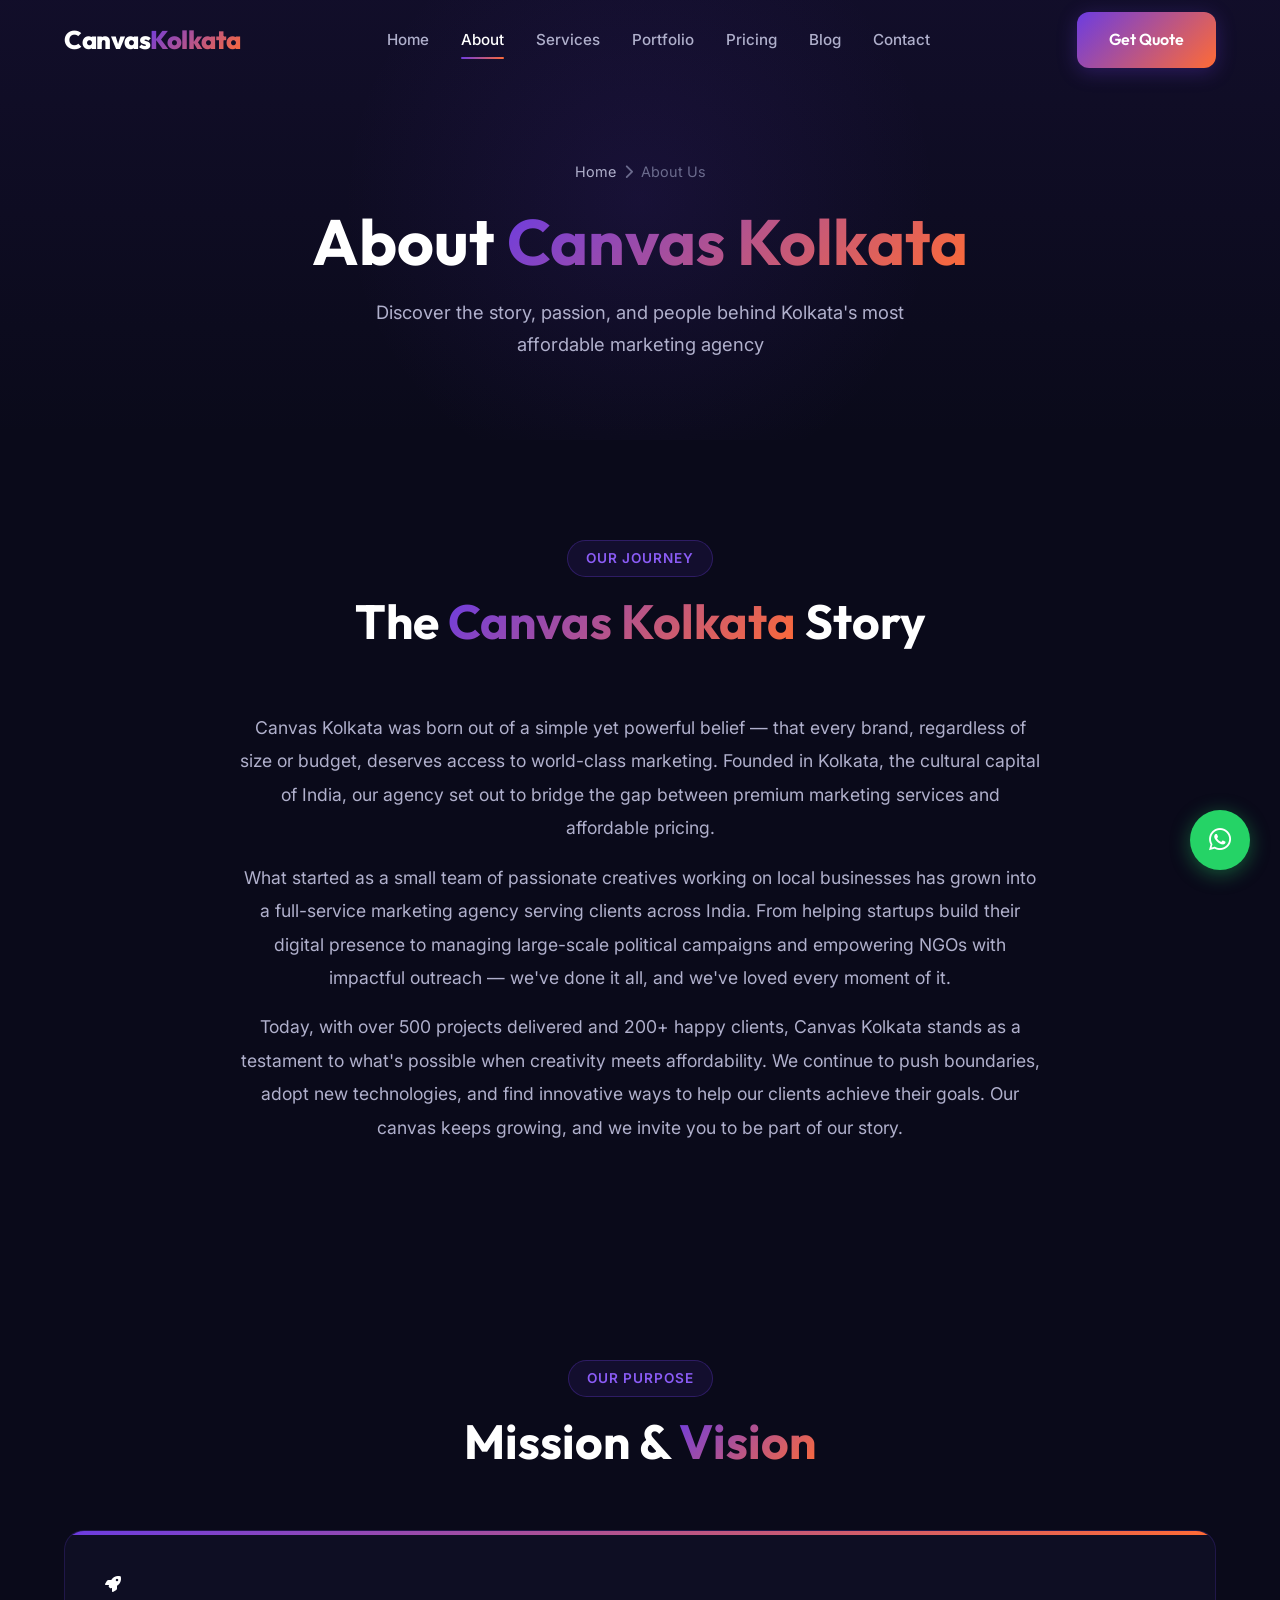
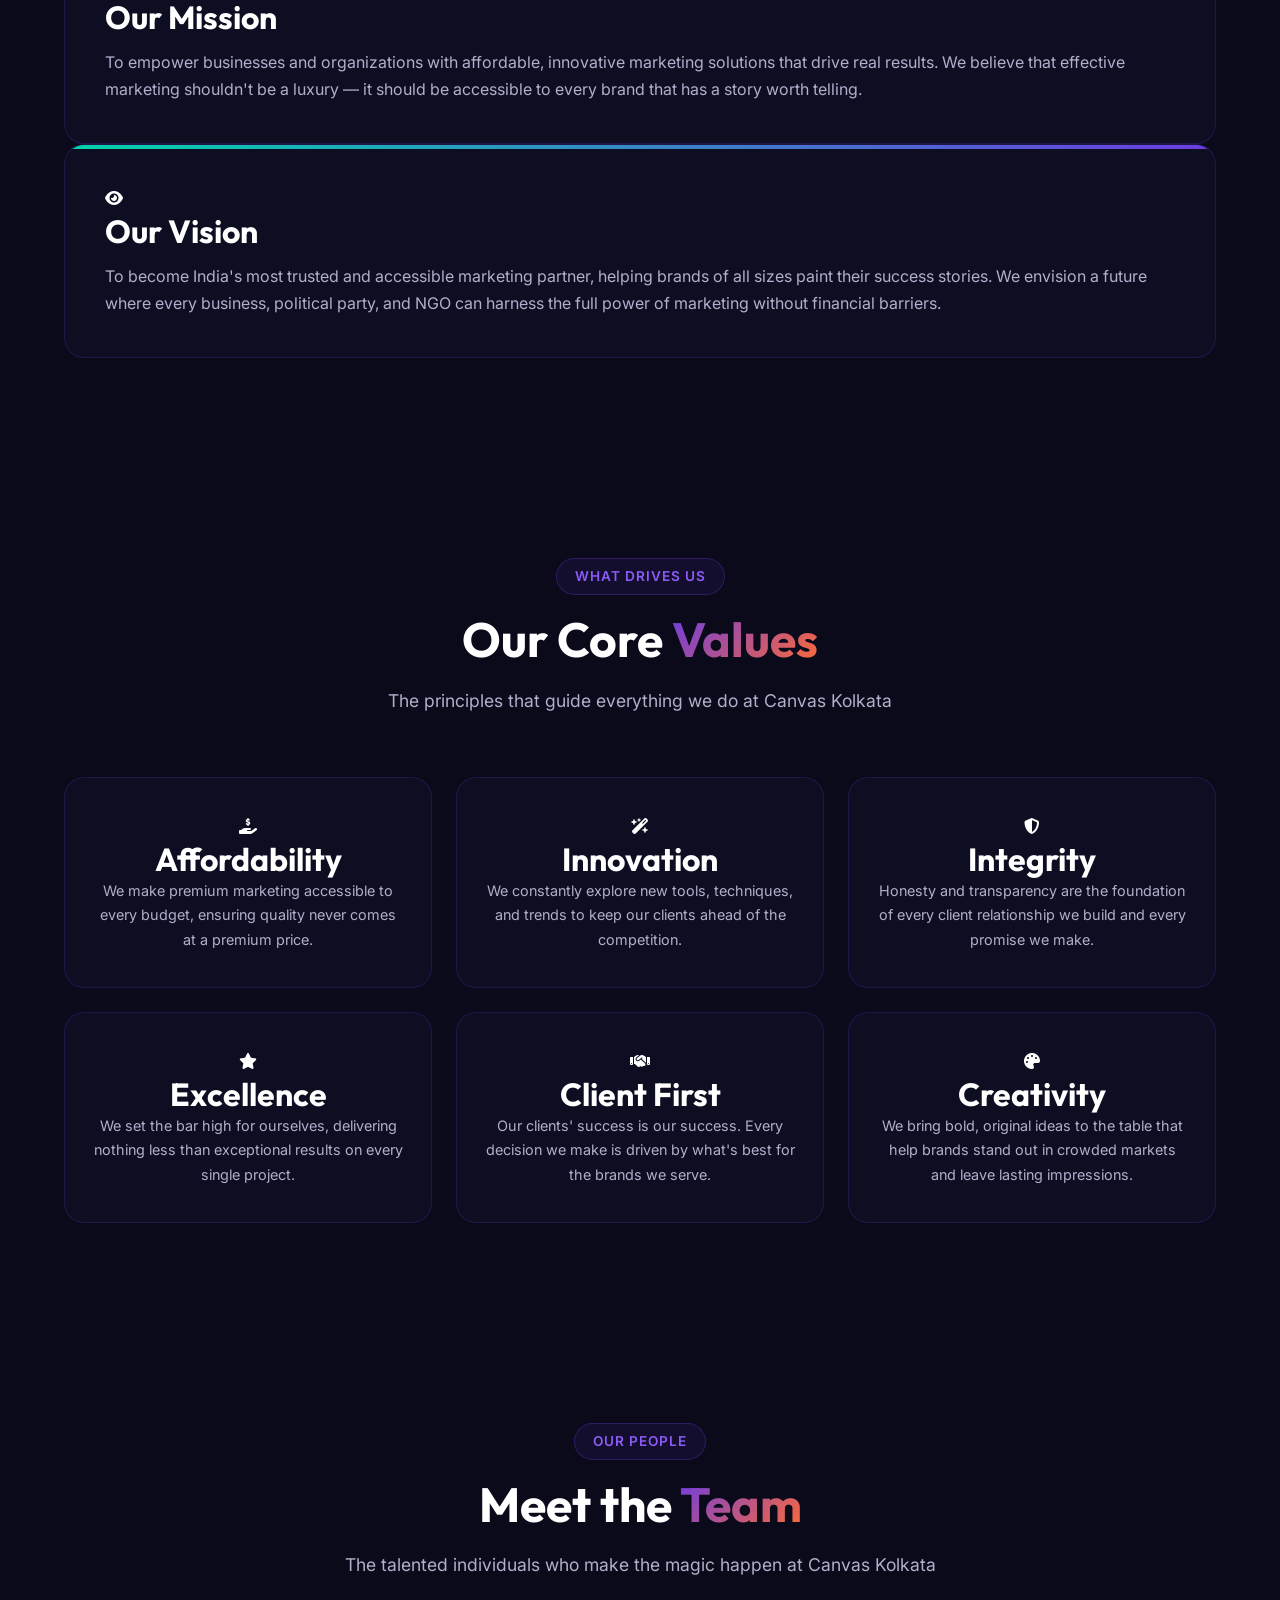
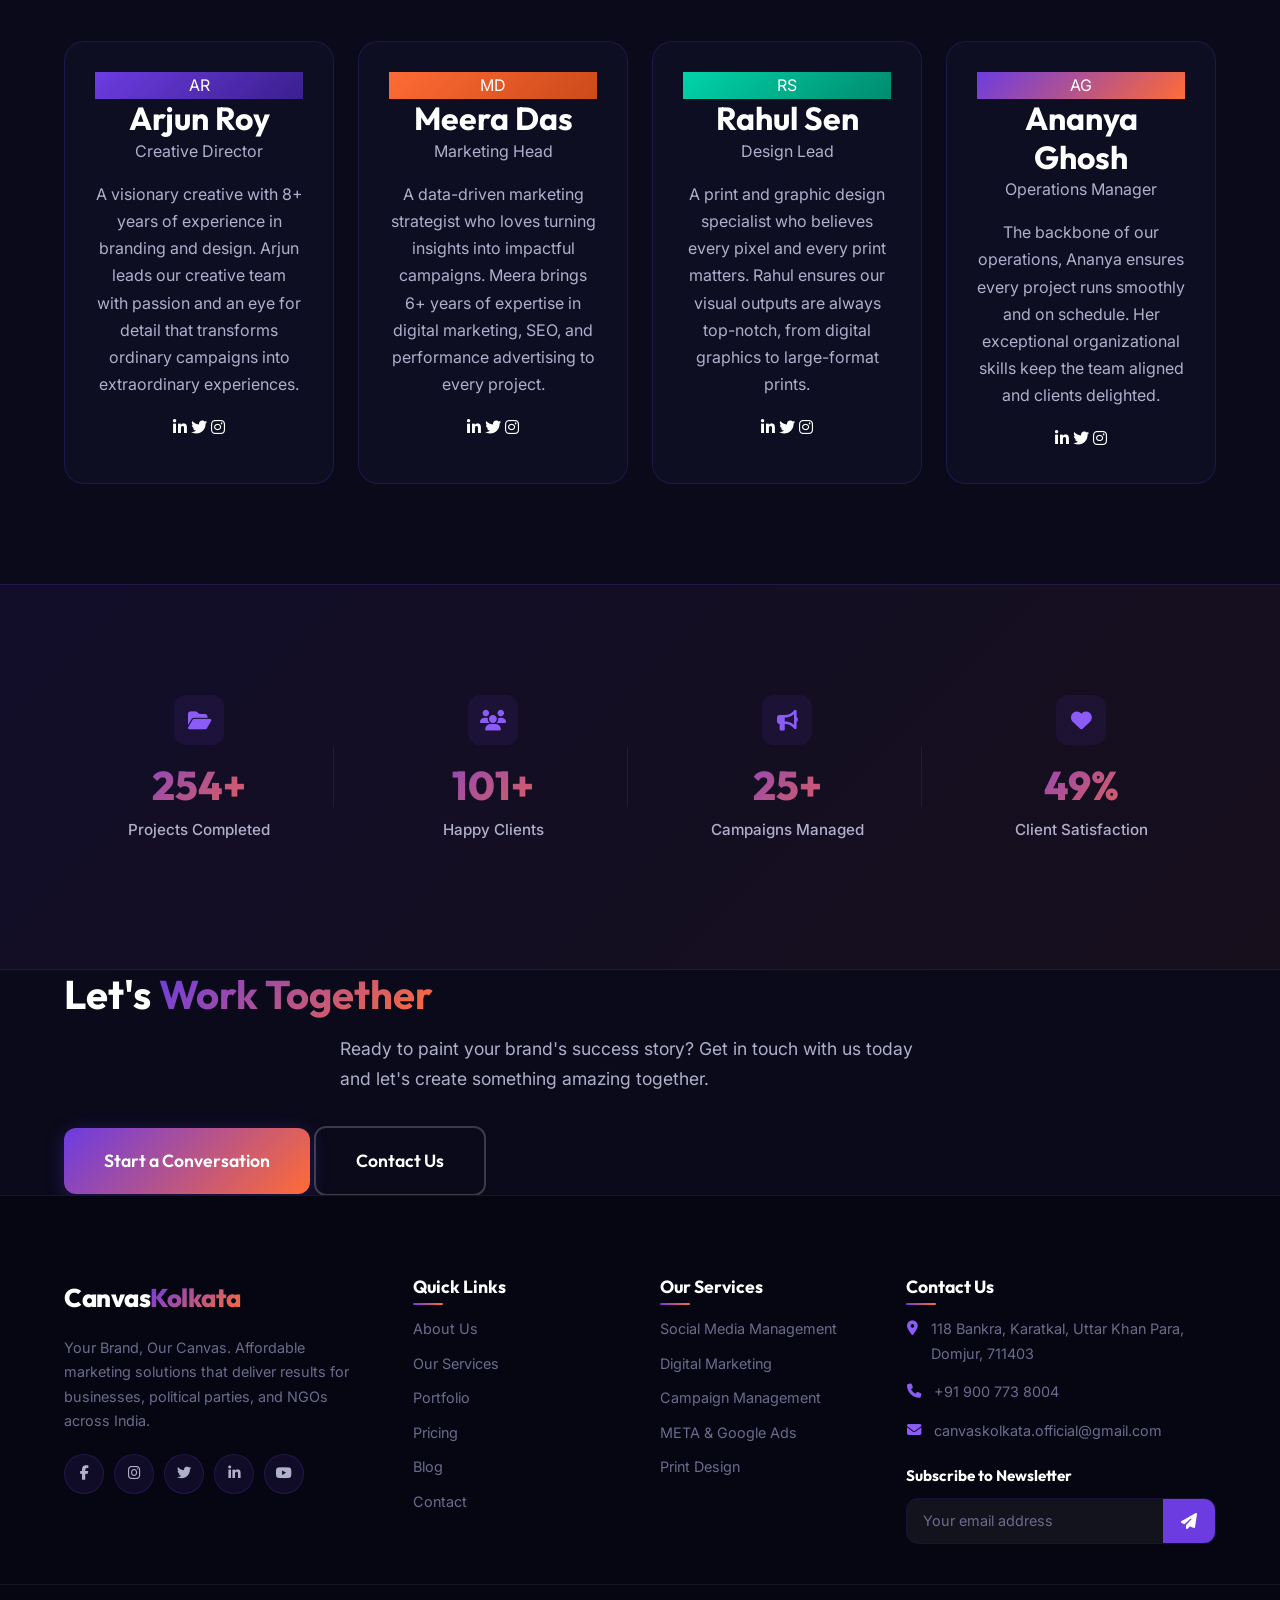
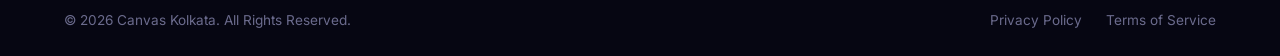
<file: about.html>
<!DOCTYPE html>
<html lang="en">
<head>
  <meta charset="UTF-8">
  <meta name="viewport" content="width=device-width, initial-scale=1.0">
  <meta http-equiv="X-UA-Compatible" content="IE=edge">

  <!-- SEO Meta Tags -->
  <title>About Canvas Kolkata | Our Story, Mission & Team</title>
  <meta name="description" content="Learn about Canvas Kolkata's journey, mission, values, and the passionate team behind Kolkata's most affordable marketing and printing agency.">
  <meta name="keywords" content="about canvas kolkata, marketing agency team, kolkata marketing company, our story, marketing mission, creative team kolkata">
  <meta name="author" content="Canvas Kolkata">
  <meta name="robots" content="index, follow">
  <link rel="canonical" href="https://canvaskolkata.com/about.html">

  <!-- Open Graph -->
  <meta property="og:title" content="About Canvas Kolkata | Our Story, Mission & Team">
  <meta property="og:description" content="Learn about Canvas Kolkata's journey, mission, values, and the passionate team behind Kolkata's most affordable marketing and printing agency.">
  <meta property="og:type" content="website">
  <meta property="og:url" content="https://canvaskolkata.com/about.html">
  <meta property="og:site_name" content="Canvas Kolkata">
  <meta property="og:locale" content="en_IN">

  <!-- Twitter Card -->
  <meta name="twitter:card" content="summary_large_image">
  <meta name="twitter:title" content="About Canvas Kolkata | Our Story, Mission & Team">
  <meta name="twitter:description" content="Learn about Canvas Kolkata's journey, mission, values, and the passionate team behind Kolkata's most affordable marketing and printing agency.">

  <!-- Google Fonts -->
  <link rel="preconnect" href="https://fonts.googleapis.com">
  <link rel="preconnect" href="https://fonts.gstatic.com" crossorigin>
  <link href="https://fonts.googleapis.com/css2?family=Inter:wght@300;400;500;600;700&family=Outfit:wght@400;500;600;700;800;900&display=swap" rel="stylesheet">

  <!-- Font Awesome -->
  <link rel="stylesheet" href="https://cdnjs.cloudflare.com/ajax/libs/font-awesome/6.5.1/css/all.min.css">

  <!-- Stylesheets -->
  <link rel="stylesheet" href="css/style.css">
  <link rel="stylesheet" href="css/animations.css">
  <link rel="stylesheet" href="css/responsive.css">
</head>
<body>

  <!-- ==================== PRELOADER ==================== -->
  <div class="preloader" id="preloader">
    <div class="preloader-spinner"></div>
  </div>

  <!-- ==================== NAVBAR ==================== -->
  <nav class="navbar" id="navbar">
    <div class="container">
      <a href="index.html" class="nav-logo">
      <span class="logo-text">Canvas<span class="logo-accent">Kolkata</span></span>
    </a>
      <div class="nav-menu" id="nav-menu">
        <a href="index.html" class="nav-link">Home</a>
        <a href="about.html" class="nav-link active">About</a>
        <a href="services.html" class="nav-link">Services</a>
        <a href="portfolio.html" class="nav-link">Portfolio</a>
        <a href="pricing.html" class="nav-link">Pricing</a>
        <a href="blog.html" class="nav-link">Blog</a>
        <a href="contact.html" class="nav-link">Contact</a>
      </div>
      <a href="https://wa.me/919007738004?text=Hi%20Canvas%20Kolkata!%20I'm%20interested%20in%20your%20services." class="nav-cta btn btn-primary" target="_blank" rel="noopener">Get Quote</a>
      <div class="nav-toggle" id="nav-toggle">
        <span></span><span></span><span></span>
      </div>
    </div>
  </nav>

  <!-- ==================== PAGE HEADER ==================== -->
  <section class="page-header">
    <div class="container">
      <div class="page-header-content">
        <nav class="breadcrumb" aria-label="Breadcrumb">
          <a href="index.html">Home</a>
          <span class="breadcrumb-separator"><i class="fas fa-chevron-right"></i></span>
          <span class="breadcrumb-current">About Us</span>
        </nav>
        <h1 class="page-title">About <span class="gradient-text">Canvas Kolkata</span></h1>
        <p class="page-subtitle">Discover the story, passion, and people behind Kolkata's most affordable marketing agency</p>
      </div>
    </div>
  </section>

  <!-- ==================== OUR STORY ==================== -->
  <section class="section story-section" id="story">
    <div class="container">
      <div class="section-header">
        <span class="section-badge reveal">Our Journey</span>
        <h2 class="section-title reveal reveal-delay-1">The <span class="gradient-text">Canvas Kolkata</span> Story</h2>
      </div>
      <div class="story-content reveal reveal-delay-2">
        <p>Canvas Kolkata was born out of a simple yet powerful belief — that every brand, regardless of size or budget, deserves access to world-class marketing. Founded in Kolkata, the cultural capital of India, our agency set out to bridge the gap between premium marketing services and affordable pricing.</p>
        <p>What started as a small team of passionate creatives working on local businesses has grown into a full-service marketing agency serving clients across India. From helping startups build their digital presence to managing large-scale political campaigns and empowering NGOs with impactful outreach — we've done it all, and we've loved every moment of it.</p>
        <p>Today, with over 500 projects delivered and 200+ happy clients, Canvas Kolkata stands as a testament to what's possible when creativity meets affordability. We continue to push boundaries, adopt new technologies, and find innovative ways to help our clients achieve their goals. Our canvas keeps growing, and we invite you to be part of our story.</p>
      </div>
    </div>
  </section>

  <!-- ==================== MISSION & VISION ==================== -->
  <section class="section mission-vision-section" id="mission-vision">
    <div class="container">
      <div class="section-header">
        <span class="section-badge reveal">Our Purpose</span>
        <h2 class="section-title reveal reveal-delay-1">Mission & <span class="gradient-text">Vision</span></h2>
      </div>
      <div class="mission-vision-grid">
        <div class="mv-card reveal reveal-left">
          <div class="mv-icon">
            <i class="fas fa-rocket"></i>
          </div>
          <h3>Our Mission</h3>
          <p>To empower businesses and organizations with affordable, innovative marketing solutions that drive real results. We believe that effective marketing shouldn't be a luxury — it should be accessible to every brand that has a story worth telling.</p>
        </div>
        <div class="mv-card reveal reveal-right">
          <div class="mv-icon">
            <i class="fas fa-eye"></i>
          </div>
          <h3>Our Vision</h3>
          <p>To become India's most trusted and accessible marketing partner, helping brands of all sizes paint their success stories. We envision a future where every business, political party, and NGO can harness the full power of marketing without financial barriers.</p>
        </div>
      </div>
    </div>
  </section>

  <!-- ==================== CORE VALUES ==================== -->
  <section class="section values-section" id="values">
    <div class="container">
      <div class="section-header">
        <span class="section-badge reveal">What Drives Us</span>
        <h2 class="section-title reveal reveal-delay-1">Our Core <span class="gradient-text">Values</span></h2>
        <p class="section-subtitle reveal reveal-delay-2">The principles that guide everything we do at Canvas Kolkata</p>
      </div>
      <div class="values-grid">
        <div class="value-card reveal reveal-delay-1">
          <div class="value-icon">
            <i class="fas fa-hand-holding-dollar"></i>
          </div>
          <h3>Affordability</h3>
          <p>We make premium marketing accessible to every budget, ensuring quality never comes at a premium price.</p>
        </div>
        <div class="value-card reveal reveal-delay-2">
          <div class="value-icon">
            <i class="fas fa-wand-magic-sparkles"></i>
          </div>
          <h3>Innovation</h3>
          <p>We constantly explore new tools, techniques, and trends to keep our clients ahead of the competition.</p>
        </div>
        <div class="value-card reveal reveal-delay-3">
          <div class="value-icon">
            <i class="fas fa-shield-halved"></i>
          </div>
          <h3>Integrity</h3>
          <p>Honesty and transparency are the foundation of every client relationship we build and every promise we make.</p>
        </div>
        <div class="value-card reveal reveal-delay-4">
          <div class="value-icon">
            <i class="fas fa-star"></i>
          </div>
          <h3>Excellence</h3>
          <p>We set the bar high for ourselves, delivering nothing less than exceptional results on every single project.</p>
        </div>
        <div class="value-card reveal reveal-delay-5">
          <div class="value-icon">
            <i class="fas fa-handshake"></i>
          </div>
          <h3>Client First</h3>
          <p>Our clients' success is our success. Every decision we make is driven by what's best for the brands we serve.</p>
        </div>
        <div class="value-card reveal reveal-delay-6">
          <div class="value-icon">
            <i class="fas fa-palette"></i>
          </div>
          <h3>Creativity</h3>
          <p>We bring bold, original ideas to the table that help brands stand out in crowded markets and leave lasting impressions.</p>
        </div>
      </div>
    </div>
  </section>

  <!-- ==================== TEAM SECTION ==================== -->
  <section class="section team-section" id="team">
    <div class="container">
      <div class="section-header">
        <span class="section-badge reveal">Our People</span>
        <h2 class="section-title reveal reveal-delay-1">Meet the <span class="gradient-text">Team</span></h2>
        <p class="section-subtitle reveal reveal-delay-2">The talented individuals who make the magic happen at Canvas Kolkata</p>
      </div>
      <div class="team-grid">
        <div class="team-card reveal reveal-delay-1">
          <div class="team-avatar" style="background: linear-gradient(135deg, #6C3CE1, #3B1F8E);">
            <span>AR</span>
          </div>
          <h3 class="team-name">Arjun Roy</h3>
          <p class="team-role">Creative Director</p>
          <p class="team-bio">A visionary creative with 8+ years of experience in branding and design. Arjun leads our creative team with passion and an eye for detail that transforms ordinary campaigns into extraordinary experiences.</p>
          <div class="team-socials">
            <a href="#" aria-label="LinkedIn"><i class="fab fa-linkedin-in"></i></a>
            <a href="#" aria-label="Twitter"><i class="fab fa-twitter"></i></a>
            <a href="#" aria-label="Instagram"><i class="fab fa-instagram"></i></a>
          </div>
        </div>
        <div class="team-card reveal reveal-delay-2">
          <div class="team-avatar" style="background: linear-gradient(135deg, #FF6B35, #CC4A1A);">
            <span>MD</span>
          </div>
          <h3 class="team-name">Meera Das</h3>
          <p class="team-role">Marketing Head</p>
          <p class="team-bio">A data-driven marketing strategist who loves turning insights into impactful campaigns. Meera brings 6+ years of expertise in digital marketing, SEO, and performance advertising to every project.</p>
          <div class="team-socials">
            <a href="#" aria-label="LinkedIn"><i class="fab fa-linkedin-in"></i></a>
            <a href="#" aria-label="Twitter"><i class="fab fa-twitter"></i></a>
            <a href="#" aria-label="Instagram"><i class="fab fa-instagram"></i></a>
          </div>
        </div>
        <div class="team-card reveal reveal-delay-3">
          <div class="team-avatar" style="background: linear-gradient(135deg, #00D4AA, #008B6E);">
            <span>RS</span>
          </div>
          <h3 class="team-name">Rahul Sen</h3>
          <p class="team-role">Design Lead</p>
          <p class="team-bio">A print and graphic design specialist who believes every pixel and every print matters. Rahul ensures our visual outputs are always top-notch, from digital graphics to large-format prints.</p>
          <div class="team-socials">
            <a href="#" aria-label="LinkedIn"><i class="fab fa-linkedin-in"></i></a>
            <a href="#" aria-label="Twitter"><i class="fab fa-twitter"></i></a>
            <a href="#" aria-label="Instagram"><i class="fab fa-instagram"></i></a>
          </div>
        </div>
        <div class="team-card reveal reveal-delay-4">
          <div class="team-avatar" style="background: linear-gradient(135deg, #6C3CE1, #FF6B35);">
            <span>AG</span>
          </div>
          <h3 class="team-name">Ananya Ghosh</h3>
          <p class="team-role">Operations Manager</p>
          <p class="team-bio">The backbone of our operations, Ananya ensures every project runs smoothly and on schedule. Her exceptional organizational skills keep the team aligned and clients delighted.</p>
          <div class="team-socials">
            <a href="#" aria-label="LinkedIn"><i class="fab fa-linkedin-in"></i></a>
            <a href="#" aria-label="Twitter"><i class="fab fa-twitter"></i></a>
            <a href="#" aria-label="Instagram"><i class="fab fa-instagram"></i></a>
          </div>
        </div>
      </div>
    </div>
  </section>

  <!-- ==================== STATS SECTION ==================== -->
  <section class="stats-section" id="stats">
    <div class="container">
      <div class="stats-grid">
        <div class="stat-item reveal">
          <div class="stat-icon">
            <i class="fas fa-folder-open"></i>
          </div>
          <h3 class="stat-number" data-counter="500" data-suffix="+">0</h3>
          <p class="stat-label">Projects Completed</p>
        </div>
        <div class="stat-item reveal reveal-delay-1">
          <div class="stat-icon">
            <i class="fas fa-users"></i>
          </div>
          <h3 class="stat-number" data-counter="200" data-suffix="+">0</h3>
          <p class="stat-label">Happy Clients</p>
        </div>
        <div class="stat-item reveal reveal-delay-2">
          <div class="stat-icon">
            <i class="fas fa-bullhorn"></i>
          </div>
          <h3 class="stat-number" data-counter="50" data-suffix="+">0</h3>
          <p class="stat-label">Campaigns Managed</p>
        </div>
        <div class="stat-item reveal reveal-delay-3">
          <div class="stat-icon">
            <i class="fas fa-heart"></i>
          </div>
          <h3 class="stat-number" data-counter="98" data-suffix="%">0</h3>
          <p class="stat-label">Client Satisfaction</p>
        </div>
      </div>
    </div>
  </section>

  <!-- ==================== CTA BANNER ==================== -->
  <section class="cta-banner">
    <div class="container">
      <div class="cta-content reveal reveal-scale">
        <h2 class="cta-title">Let's <span class="gradient-text">Work Together</span></h2>
        <p class="cta-text">Ready to paint your brand's success story? Get in touch with us today and let's create something amazing together.</p>
        <div class="cta-btns">
          <a href="https://wa.me/919007738004?text=Hi%20Canvas%20Kolkata!%20I'm%20interested%20in%20your%20services." class="btn btn-primary btn-large" target="_blank" rel="noopener">Start a Conversation</a>
          <a href="contact.html" class="btn btn-secondary btn-large">Contact Us</a>
        </div>
      </div>
    </div>
  </section>

  <!-- ==================== FOOTER ==================== -->
  <footer class="footer">
    <div class="footer-top">
      <div class="container">
        <div class="footer-grid">
          <div class="footer-col">
            <a href="index.html" class="footer-logo">
            <span class="logo-text">Canvas<span class="logo-accent">Kolkata</span></span>
          </a>
            <p class="footer-desc">Your Brand, Our Canvas. Affordable marketing solutions that deliver results for businesses, political parties, and NGOs across India.</p>
            <div class="footer-socials">
              <a href="#" aria-label="Facebook"><i class="fab fa-facebook-f"></i></a>
              <a href="#" aria-label="Instagram"><i class="fab fa-instagram"></i></a>
              <a href="#" aria-label="Twitter"><i class="fab fa-twitter"></i></a>
              <a href="#" aria-label="LinkedIn"><i class="fab fa-linkedin-in"></i></a>
              <a href="#" aria-label="YouTube"><i class="fab fa-youtube"></i></a>
            </div>
          </div>
          <div class="footer-col">
            <h4>Quick Links</h4>
            <ul class="footer-links">
              <li><a href="about.html">About Us</a></li>
              <li><a href="services.html">Our Services</a></li>
              <li><a href="portfolio.html">Portfolio</a></li>
              <li><a href="pricing.html">Pricing</a></li>
              <li><a href="blog.html">Blog</a></li>
              <li><a href="contact.html">Contact</a></li>
            </ul>
          </div>
          <div class="footer-col">
            <h4>Our Services</h4>
            <ul class="footer-links">
              <li><a href="services.html">Social Media Management</a></li>
              <li><a href="services.html">Digital Marketing</a></li>
              <li><a href="services.html">Campaign Management</a></li>
              <li><a href="services.html">META & Google Ads</a></li>
              <li><a href="services.html">Print Design</a></li>
            </ul>
          </div>
          <div class="footer-col">
            <h4>Contact Us</h4>
            <ul class="footer-contact">
              <li><i class="fas fa-map-marker-alt"></i> 118 Bankra, Karatkal, Uttar Khan Para, Domjur, 711403</li>
              <li><i class="fas fa-phone"></i> <a href="tel:+919007738004">+91 900 773 8004</a></li>
              <li><i class="fas fa-envelope"></i> <a href="mailto:canvaskolkata.official@gmail.com">canvaskolkata.official@gmail.com</a></li>
            </ul>
            <div class="footer-newsletter">
              <h5>Subscribe to Newsletter</h5>
              <form class="newsletter-form" id="newsletter-form">
                <input type="email" placeholder="Your email address" required>
                <button type="submit"><i class="fas fa-paper-plane"></i></button>
              </form>
            </div>
          </div>
        </div>
      </div>
    </div>
    <div class="footer-bottom">
      <div class="container">
        <p>&copy; <span id="current-year">2026</span> Canvas Kolkata. All Rights Reserved.</p>
        <div class="footer-bottom-links">
          <a href="#">Privacy Policy</a>
          <a href="#">Terms of Service</a>
        </div>
      </div>
    </div>
  </footer>

  <!-- ==================== WHATSAPP + BACK TO TOP ==================== -->
  <a href="https://wa.me/919007738004?text=Hi%20Canvas%20Kolkata!%20I'm%20interested%20in%20your%20services." class="whatsapp-float" id="whatsapp-float" target="_blank" rel="noopener noreferrer" aria-label="Chat on WhatsApp">
    <i class="fab fa-whatsapp"></i>
    <span class="whatsapp-tooltip">Chat with us!</span>
  </a>
  <button class="back-to-top" id="back-to-top" aria-label="Back to top">
    <i class="fas fa-chevron-up"></i>
  </button>

  <!-- Scripts -->
  <script src="js/main.js"></script>
  <script src="js/counter.js"></script>
  <script src="js/form.js"></script>
</body>
</html>
</file>
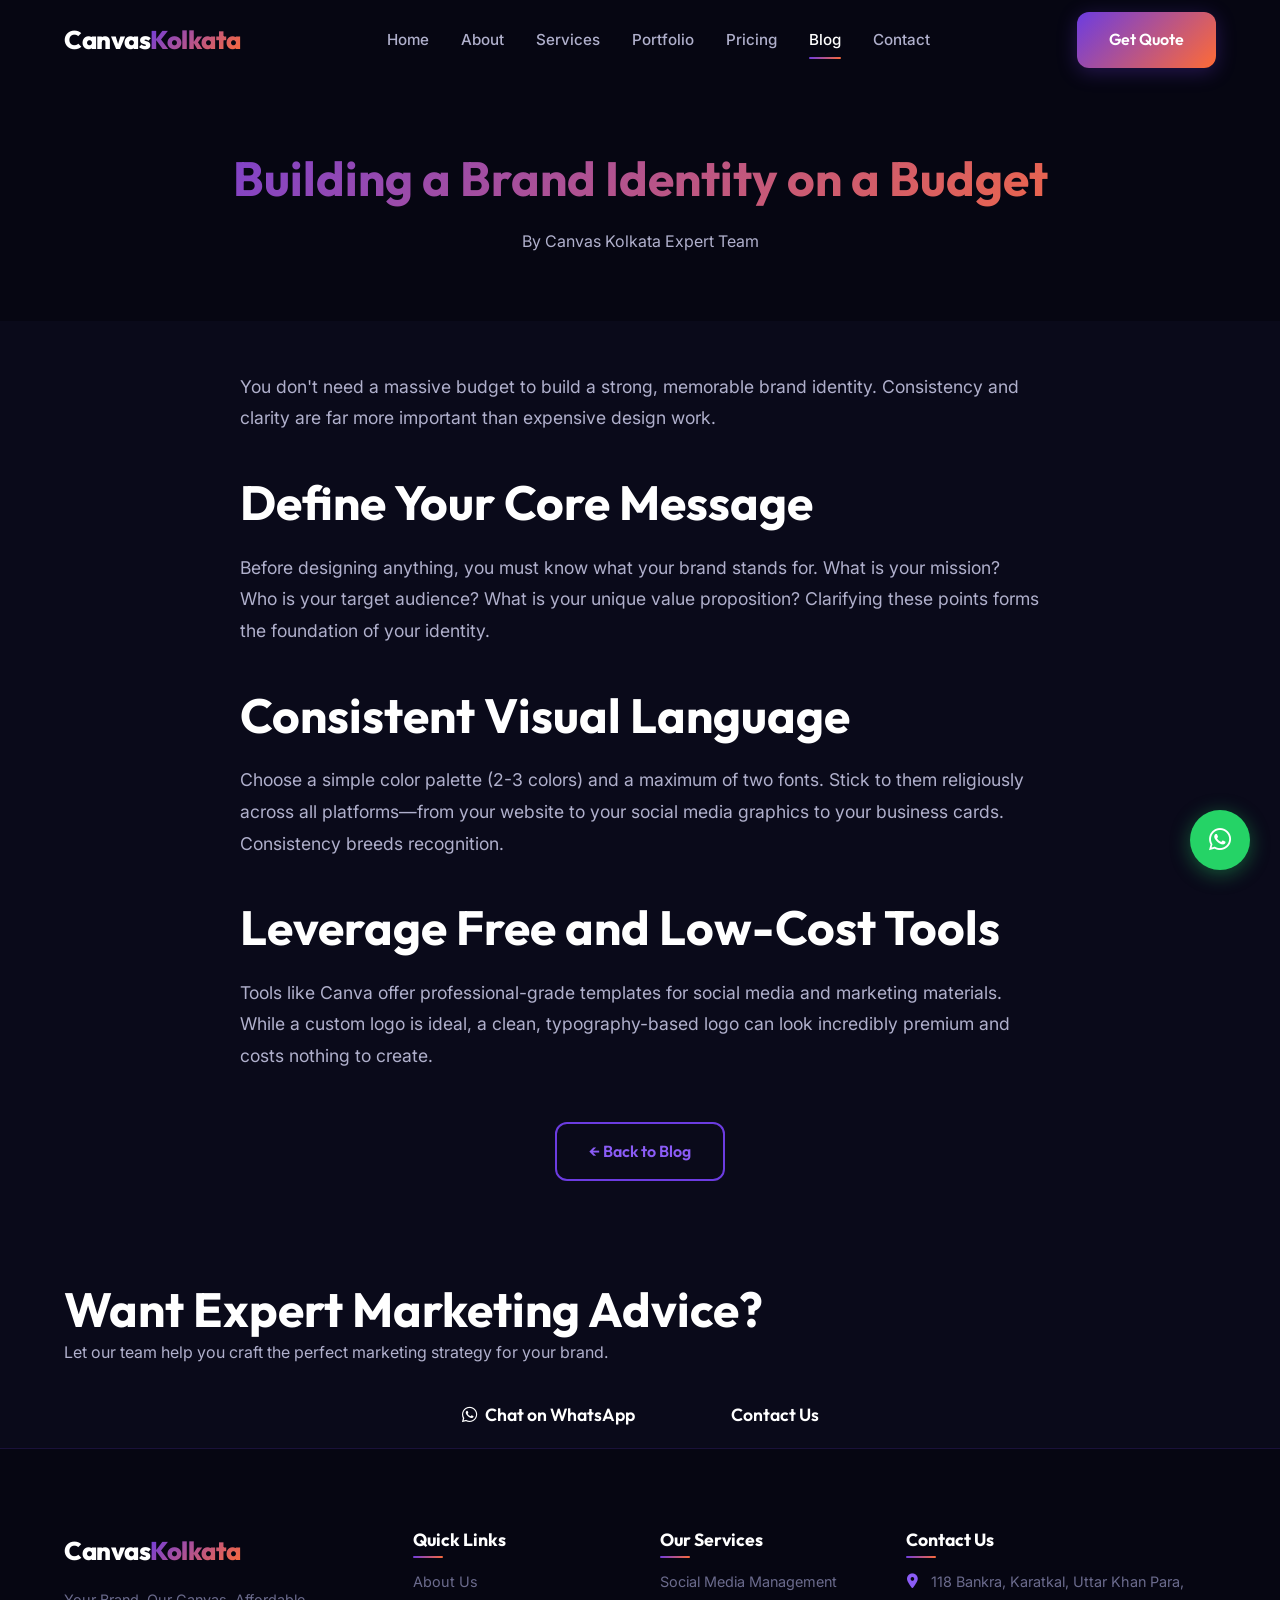
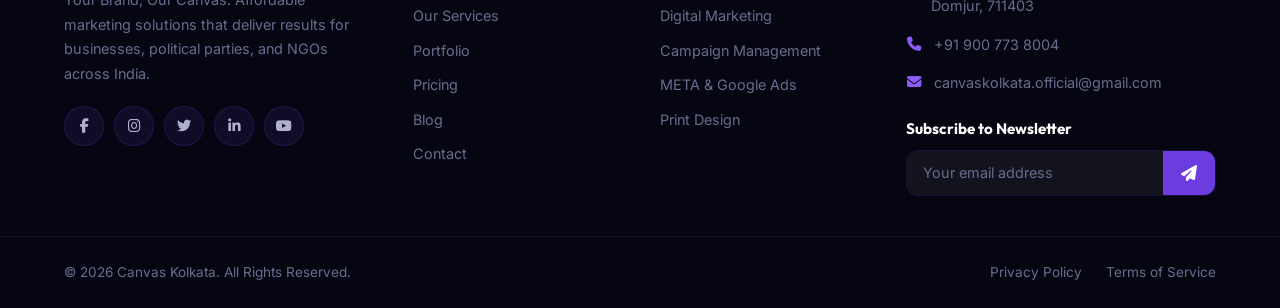
<file: blog-brand-identity.html>
<!DOCTYPE html>
<html lang="en">
<head>
  <meta charset="UTF-8">
  <meta name="viewport" content="width=device-width, initial-scale=1.0">
  <meta http-equiv="X-UA-Compatible" content="ie=edge">

  <!-- SEO Meta Tags -->
  <title>Blog | Canvas Kolkata — Marketing Tips, Strategies & Insights</title>
  <meta name="description" content="Read the latest marketing tips, digital strategy insights, and campaign management advice from Canvas Kolkata's expert team.">
  <meta name="keywords" content="marketing blog, digital marketing tips, social media strategy, campaign management advice, Canvas Kolkata blog, marketing insights Kolkata">
  <meta name="author" content="Canvas Kolkata">
  <meta name="robots" content="index, follow">
  <link rel="canonical" href="https://canvaskolkata.com/blog.html">

  <!-- Open Graph -->
  <meta property="og:title" content="Blog | Canvas Kolkata — Marketing Tips, Strategies & Insights">
  <meta property="og:description" content="Read the latest marketing tips, digital strategy insights, and campaign management advice from Canvas Kolkata's expert team.">
  <meta property="og:type" content="website">
  <meta property="og:url" content="https://canvaskolkata.com/blog.html">
  <meta property="og:site_name" content="Canvas Kolkata">
  <meta property="og:locale" content="en_IN">

  <!-- Twitter Card -->
  <meta name="twitter:card" content="summary_large_image">
  <meta name="twitter:title" content="Blog | Canvas Kolkata — Marketing Tips, Strategies & Insights">
  <meta name="twitter:description" content="Read the latest marketing tips, digital strategy insights, and campaign management advice from Canvas Kolkata's expert team.">

  <!-- Google Fonts -->
  <link rel="preconnect" href="https://fonts.googleapis.com">
  <link rel="preconnect" href="https://fonts.gstatic.com" crossorigin>
  <link href="https://fonts.googleapis.com/css2?family=Inter:wght@300;400;500;600;700&family=Outfit:wght@400;500;600;700;800;900&display=swap" rel="stylesheet">

  <!-- Font Awesome -->
  <link rel="stylesheet" href="https://cdnjs.cloudflare.com/ajax/libs/font-awesome/6.5.1/css/all.min.css">

  <!-- Stylesheets -->
  <link rel="stylesheet" href="css/style.css">
  <link rel="stylesheet" href="css/animations.css">
  <link rel="stylesheet" href="css/responsive.css">

<style>
.blog-post-header {
    padding: 150px 0 50px;
    background: var(--darker-bg);
    text-align: center;
}
.blog-post-title {
    font-size: 3rem;
    margin-bottom: 20px;
}
.blog-post-content {
    padding: 50px 0 100px;
    max-width: 800px;
    margin: 0 auto;
}
.blog-post-content h2 {
    margin-top: 40px;
    margin-bottom: 20px;
    color: var(--text-primary);
}
.blog-post-content p {
    margin-bottom: 20px;
    line-height: 1.8;
    color: var(--text-secondary);
    font-size: 1.1rem;
}
</style>
</head>
<body>

  <!-- Preloader -->
  <div class="preloader" id="preloader">
    <div class="preloader-spinner"></div>
  </div>

  <!-- Navbar -->
  <nav class="navbar" id="navbar">
    <div class="container">
      <a href="index.html" class="nav-logo">
      <span class="logo-text">Canvas<span class="logo-accent">Kolkata</span></span>
    </a>
      <div class="nav-menu" id="nav-menu">
        <a href="index.html" class="nav-link">Home</a>
        <a href="about.html" class="nav-link">About</a>
        <a href="services.html" class="nav-link">Services</a>
        <a href="portfolio.html" class="nav-link">Portfolio</a>
        <a href="pricing.html" class="nav-link">Pricing</a>
        <a href="blog.html" class="nav-link active">Blog</a>
        <a href="contact.html" class="nav-link">Contact</a>
      </div>
      <a href="https://wa.me/919007738004?text=Hi%20Canvas%20Kolkata!%20I'm%20interested%20in%20your%20services." class="nav-cta btn btn-primary" target="_blank" rel="noopener">Get Quote</a>
      <div class="nav-toggle" id="nav-toggle">
        <span></span><span></span><span></span>
      </div>
    </div>
  </nav>
    <section class="blog-post-header">
        <div class="container">
            <h1 class="blog-post-title gradient-text">Building a Brand Identity on a Budget</h1>
            <p class="text-muted">By Canvas Kolkata Expert Team</p>
        </div>
    </section>
    <section class="blog-post-content container">
        
            <p>You don't need a massive budget to build a strong, memorable brand identity. Consistency and clarity are far more important than expensive design work.</p>
            <h2>Define Your Core Message</h2>
            <p>Before designing anything, you must know what your brand stands for. What is your mission? Who is your target audience? What is your unique value proposition? Clarifying these points forms the foundation of your identity.</p>
            <h2>Consistent Visual Language</h2>
            <p>Choose a simple color palette (2-3 colors) and a maximum of two fonts. Stick to them religiously across all platforms—from your website to your social media graphics to your business cards. Consistency breeds recognition.</p>
            <h2>Leverage Free and Low-Cost Tools</h2>
            <p>Tools like Canva offer professional-grade templates for social media and marketing materials. While a custom logo is ideal, a clean, typography-based logo can look incredibly premium and costs nothing to create.</p>
        
        <div style="margin-top: 50px; text-align: center;">
            <a href="blog.html" class="btn btn-outline">← Back to Blog</a>
        </div>
    </section>
    <section class="cta-banner">
    <div class="container">
      <div class="cta-content reveal">
        <h2>Want Expert Marketing Advice?</h2>
        <p>Let our team help you craft the perfect marketing strategy for your brand.</p>
        <div class="cta-buttons">
          <a href="https://wa.me/919007738004?text=Hi%20Canvas%20Kolkata!%20I'm%20interested%20in%20your%20services." class="btn btn-light btn-large" target="_blank" rel="noopener"><i class="fab fa-whatsapp"></i> Chat on WhatsApp</a>
          <a href="contact.html" class="btn btn-outline-light btn-large">Contact Us</a>
        </div>
      </div>
    </div>
  </section>

  <!-- Footer -->
  <footer class="footer">
    <div class="footer-top">
      <div class="container">
        <div class="footer-grid">
          <div class="footer-col">
            <a href="index.html" class="footer-logo">
            <span class="logo-text">Canvas<span class="logo-accent">Kolkata</span></span>
          </a>
            <p class="footer-desc">Your Brand, Our Canvas. Affordable marketing solutions that deliver results for businesses, political parties, and NGOs across India.</p>
            <div class="footer-socials">
              <a href="#" aria-label="Facebook"><i class="fab fa-facebook-f"></i></a>
              <a href="#" aria-label="Instagram"><i class="fab fa-instagram"></i></a>
              <a href="#" aria-label="Twitter"><i class="fab fa-twitter"></i></a>
              <a href="#" aria-label="LinkedIn"><i class="fab fa-linkedin-in"></i></a>
              <a href="#" aria-label="YouTube"><i class="fab fa-youtube"></i></a>
            </div>
          </div>
          <div class="footer-col">
            <h4>Quick Links</h4>
            <ul class="footer-links">
              <li><a href="about.html">About Us</a></li>
              <li><a href="services.html">Our Services</a></li>
              <li><a href="portfolio.html">Portfolio</a></li>
              <li><a href="pricing.html">Pricing</a></li>
              <li><a href="blog.html">Blog</a></li>
              <li><a href="contact.html">Contact</a></li>
            </ul>
          </div>
          <div class="footer-col">
            <h4>Our Services</h4>
            <ul class="footer-links">
              <li><a href="services.html">Social Media Management</a></li>
              <li><a href="services.html">Digital Marketing</a></li>
              <li><a href="services.html">Campaign Management</a></li>
              <li><a href="services.html">META &amp; Google Ads</a></li>
              <li><a href="services.html">Print Design</a></li>
            </ul>
          </div>
          <div class="footer-col">
            <h4>Contact Us</h4>
            <ul class="footer-contact">
              <li><i class="fas fa-map-marker-alt"></i> 118 Bankra, Karatkal, Uttar Khan Para, Domjur, 711403</li>
              <li><i class="fas fa-phone"></i> <a href="tel:+919007738004">+91 900 773 8004</a></li>
              <li><i class="fas fa-envelope"></i> <a href="mailto:canvaskolkata.official@gmail.com">canvaskolkata.official@gmail.com</a></li>
            </ul>
            <div class="footer-newsletter">
              <h5>Subscribe to Newsletter</h5>
              <form class="newsletter-form" id="newsletter-form">
                <input type="email" placeholder="Your email address" required>
                <button type="submit"><i class="fas fa-paper-plane"></i></button>
              </form>
            </div>
          </div>
        </div>
      </div>
    </div>
    <div class="footer-bottom">
      <div class="container">
        <p>&copy; <span id="current-year">2026</span> Canvas Kolkata. All Rights Reserved.</p>
        <div class="footer-bottom-links">
          <a href="#">Privacy Policy</a>
          <a href="#">Terms of Service</a>
        </div>
      </div>
    </div>
  </footer>

  <!-- WhatsApp Float + Back to Top -->
  <a href="https://wa.me/919007738004?text=Hi%20Canvas%20Kolkata!%20I'm%20interested%20in%20your%20services." class="whatsapp-float" id="whatsapp-float" target="_blank" rel="noopener noreferrer" aria-label="Chat on WhatsApp">
    <i class="fab fa-whatsapp"></i>
    <span class="whatsapp-tooltip">Chat with us!</span>
  </a>
  <button class="back-to-top" id="back-to-top" aria-label="Back to top">
    <i class="fas fa-chevron-up"></i>
  </button>

  <!-- Scripts -->
  <script src="js/main.js"></script>
  <script src="js/counter.js"></script>
  <script src="js/form.js"></script>
</body>
</html>
</file>
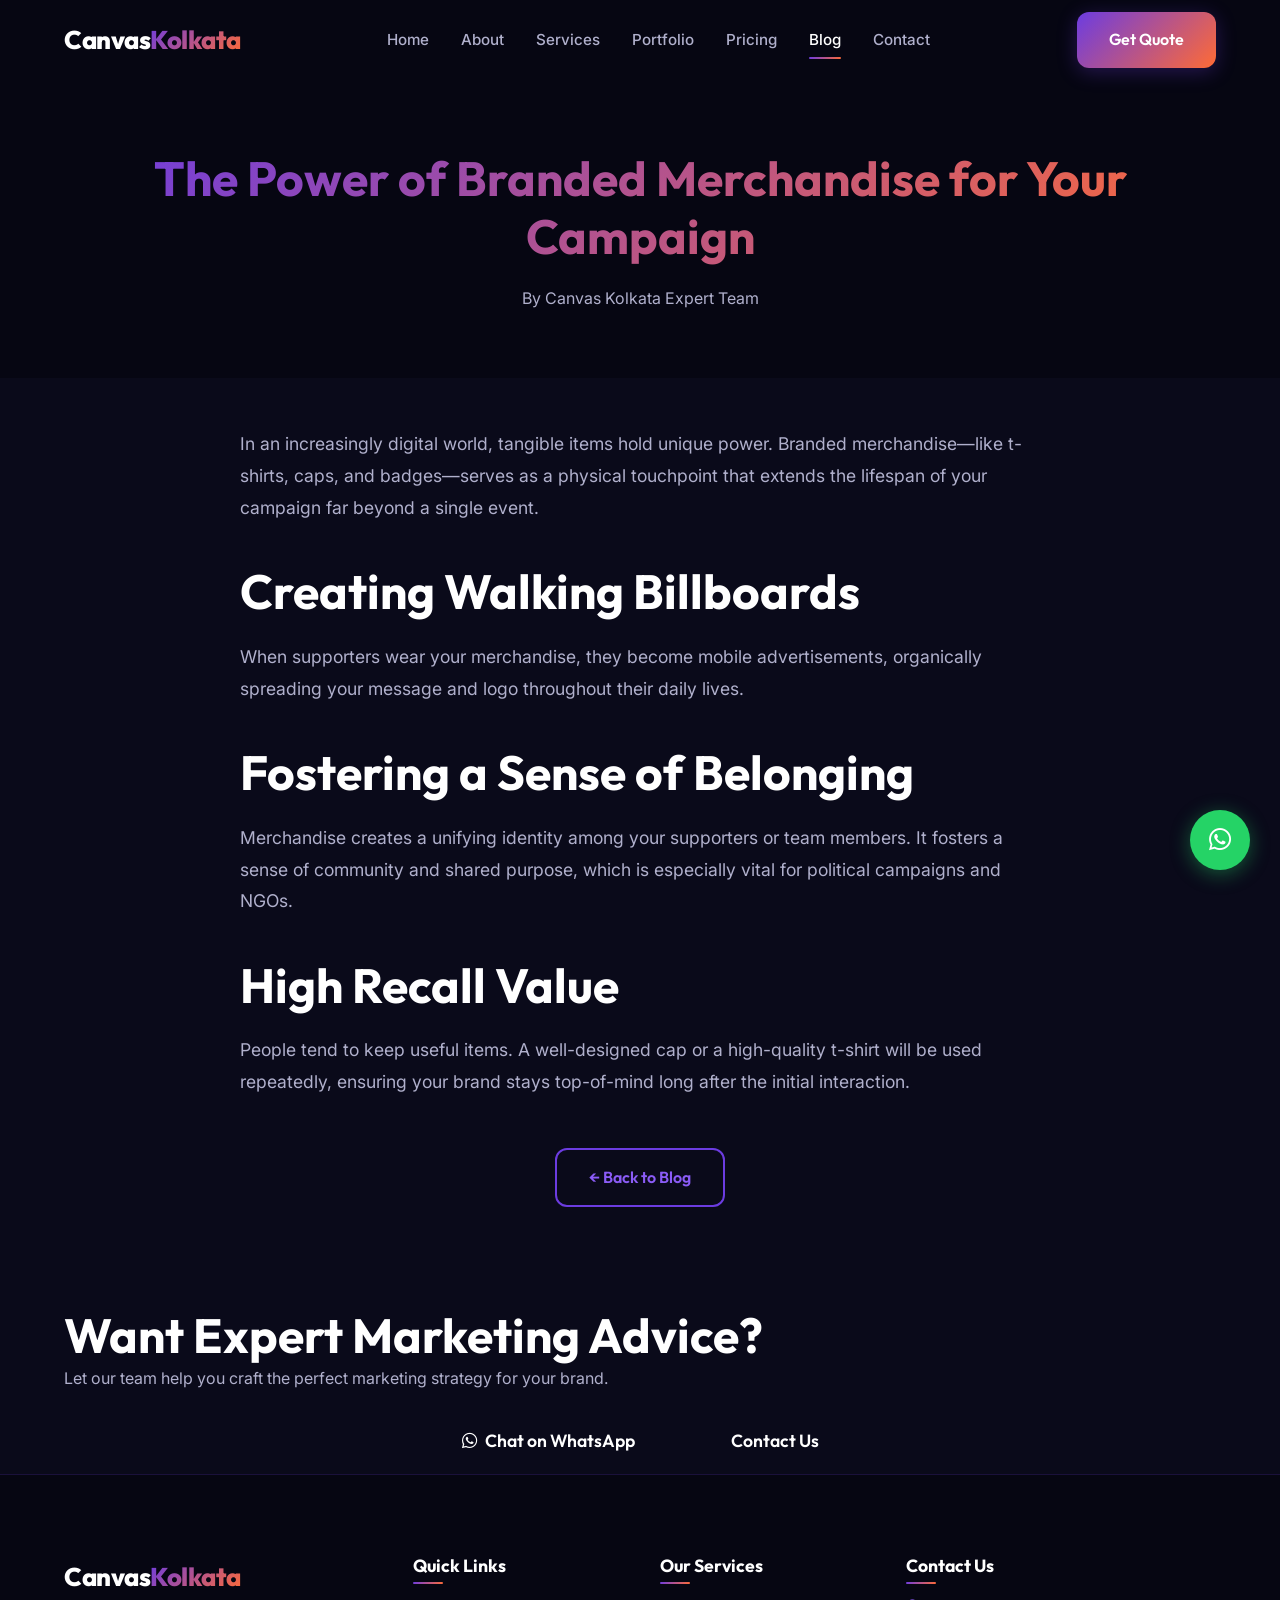
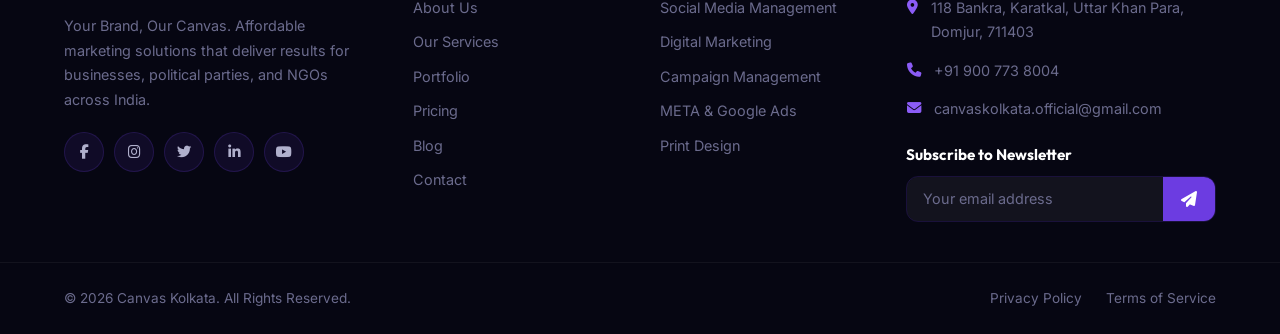
<file: blog-branded-merchandise.html>
<!DOCTYPE html>
<html lang="en">
<head>
  <meta charset="UTF-8">
  <meta name="viewport" content="width=device-width, initial-scale=1.0">
  <meta http-equiv="X-UA-Compatible" content="ie=edge">

  <!-- SEO Meta Tags -->
  <title>Blog | Canvas Kolkata — Marketing Tips, Strategies & Insights</title>
  <meta name="description" content="Read the latest marketing tips, digital strategy insights, and campaign management advice from Canvas Kolkata's expert team.">
  <meta name="keywords" content="marketing blog, digital marketing tips, social media strategy, campaign management advice, Canvas Kolkata blog, marketing insights Kolkata">
  <meta name="author" content="Canvas Kolkata">
  <meta name="robots" content="index, follow">
  <link rel="canonical" href="https://canvaskolkata.com/blog.html">

  <!-- Open Graph -->
  <meta property="og:title" content="Blog | Canvas Kolkata — Marketing Tips, Strategies & Insights">
  <meta property="og:description" content="Read the latest marketing tips, digital strategy insights, and campaign management advice from Canvas Kolkata's expert team.">
  <meta property="og:type" content="website">
  <meta property="og:url" content="https://canvaskolkata.com/blog.html">
  <meta property="og:site_name" content="Canvas Kolkata">
  <meta property="og:locale" content="en_IN">

  <!-- Twitter Card -->
  <meta name="twitter:card" content="summary_large_image">
  <meta name="twitter:title" content="Blog | Canvas Kolkata — Marketing Tips, Strategies & Insights">
  <meta name="twitter:description" content="Read the latest marketing tips, digital strategy insights, and campaign management advice from Canvas Kolkata's expert team.">

  <!-- Google Fonts -->
  <link rel="preconnect" href="https://fonts.googleapis.com">
  <link rel="preconnect" href="https://fonts.gstatic.com" crossorigin>
  <link href="https://fonts.googleapis.com/css2?family=Inter:wght@300;400;500;600;700&family=Outfit:wght@400;500;600;700;800;900&display=swap" rel="stylesheet">

  <!-- Font Awesome -->
  <link rel="stylesheet" href="https://cdnjs.cloudflare.com/ajax/libs/font-awesome/6.5.1/css/all.min.css">

  <!-- Stylesheets -->
  <link rel="stylesheet" href="css/style.css">
  <link rel="stylesheet" href="css/animations.css">
  <link rel="stylesheet" href="css/responsive.css">

<style>
.blog-post-header {
    padding: 150px 0 50px;
    background: var(--darker-bg);
    text-align: center;
}
.blog-post-title {
    font-size: 3rem;
    margin-bottom: 20px;
}
.blog-post-content {
    padding: 50px 0 100px;
    max-width: 800px;
    margin: 0 auto;
}
.blog-post-content h2 {
    margin-top: 40px;
    margin-bottom: 20px;
    color: var(--text-primary);
}
.blog-post-content p {
    margin-bottom: 20px;
    line-height: 1.8;
    color: var(--text-secondary);
    font-size: 1.1rem;
}
</style>
</head>
<body>

  <!-- Preloader -->
  <div class="preloader" id="preloader">
    <div class="preloader-spinner"></div>
  </div>

  <!-- Navbar -->
  <nav class="navbar" id="navbar">
    <div class="container">
      <a href="index.html" class="nav-logo">
      <span class="logo-text">Canvas<span class="logo-accent">Kolkata</span></span>
    </a>
      <div class="nav-menu" id="nav-menu">
        <a href="index.html" class="nav-link">Home</a>
        <a href="about.html" class="nav-link">About</a>
        <a href="services.html" class="nav-link">Services</a>
        <a href="portfolio.html" class="nav-link">Portfolio</a>
        <a href="pricing.html" class="nav-link">Pricing</a>
        <a href="blog.html" class="nav-link active">Blog</a>
        <a href="contact.html" class="nav-link">Contact</a>
      </div>
      <a href="https://wa.me/919007738004?text=Hi%20Canvas%20Kolkata!%20I'm%20interested%20in%20your%20services." class="nav-cta btn btn-primary" target="_blank" rel="noopener">Get Quote</a>
      <div class="nav-toggle" id="nav-toggle">
        <span></span><span></span><span></span>
      </div>
    </div>
  </nav>
    <section class="blog-post-header">
        <div class="container">
            <h1 class="blog-post-title gradient-text">The Power of Branded Merchandise for Your Campaign</h1>
            <p class="text-muted">By Canvas Kolkata Expert Team</p>
        </div>
    </section>
    <section class="blog-post-content container">
        
            <p>In an increasingly digital world, tangible items hold unique power. Branded merchandise—like t-shirts, caps, and badges—serves as a physical touchpoint that extends the lifespan of your campaign far beyond a single event.</p>
            <h2>Creating Walking Billboards</h2>
            <p>When supporters wear your merchandise, they become mobile advertisements, organically spreading your message and logo throughout their daily lives.</p>
            <h2>Fostering a Sense of Belonging</h2>
            <p>Merchandise creates a unifying identity among your supporters or team members. It fosters a sense of community and shared purpose, which is especially vital for political campaigns and NGOs.</p>
            <h2>High Recall Value</h2>
            <p>People tend to keep useful items. A well-designed cap or a high-quality t-shirt will be used repeatedly, ensuring your brand stays top-of-mind long after the initial interaction.</p>
        
        <div style="margin-top: 50px; text-align: center;">
            <a href="blog.html" class="btn btn-outline">← Back to Blog</a>
        </div>
    </section>
    <section class="cta-banner">
    <div class="container">
      <div class="cta-content reveal">
        <h2>Want Expert Marketing Advice?</h2>
        <p>Let our team help you craft the perfect marketing strategy for your brand.</p>
        <div class="cta-buttons">
          <a href="https://wa.me/919007738004?text=Hi%20Canvas%20Kolkata!%20I'm%20interested%20in%20your%20services." class="btn btn-light btn-large" target="_blank" rel="noopener"><i class="fab fa-whatsapp"></i> Chat on WhatsApp</a>
          <a href="contact.html" class="btn btn-outline-light btn-large">Contact Us</a>
        </div>
      </div>
    </div>
  </section>

  <!-- Footer -->
  <footer class="footer">
    <div class="footer-top">
      <div class="container">
        <div class="footer-grid">
          <div class="footer-col">
            <a href="index.html" class="footer-logo">
            <span class="logo-text">Canvas<span class="logo-accent">Kolkata</span></span>
          </a>
            <p class="footer-desc">Your Brand, Our Canvas. Affordable marketing solutions that deliver results for businesses, political parties, and NGOs across India.</p>
            <div class="footer-socials">
              <a href="#" aria-label="Facebook"><i class="fab fa-facebook-f"></i></a>
              <a href="#" aria-label="Instagram"><i class="fab fa-instagram"></i></a>
              <a href="#" aria-label="Twitter"><i class="fab fa-twitter"></i></a>
              <a href="#" aria-label="LinkedIn"><i class="fab fa-linkedin-in"></i></a>
              <a href="#" aria-label="YouTube"><i class="fab fa-youtube"></i></a>
            </div>
          </div>
          <div class="footer-col">
            <h4>Quick Links</h4>
            <ul class="footer-links">
              <li><a href="about.html">About Us</a></li>
              <li><a href="services.html">Our Services</a></li>
              <li><a href="portfolio.html">Portfolio</a></li>
              <li><a href="pricing.html">Pricing</a></li>
              <li><a href="blog.html">Blog</a></li>
              <li><a href="contact.html">Contact</a></li>
            </ul>
          </div>
          <div class="footer-col">
            <h4>Our Services</h4>
            <ul class="footer-links">
              <li><a href="services.html">Social Media Management</a></li>
              <li><a href="services.html">Digital Marketing</a></li>
              <li><a href="services.html">Campaign Management</a></li>
              <li><a href="services.html">META &amp; Google Ads</a></li>
              <li><a href="services.html">Print Design</a></li>
            </ul>
          </div>
          <div class="footer-col">
            <h4>Contact Us</h4>
            <ul class="footer-contact">
              <li><i class="fas fa-map-marker-alt"></i> 118 Bankra, Karatkal, Uttar Khan Para, Domjur, 711403</li>
              <li><i class="fas fa-phone"></i> <a href="tel:+919007738004">+91 900 773 8004</a></li>
              <li><i class="fas fa-envelope"></i> <a href="mailto:canvaskolkata.official@gmail.com">canvaskolkata.official@gmail.com</a></li>
            </ul>
            <div class="footer-newsletter">
              <h5>Subscribe to Newsletter</h5>
              <form class="newsletter-form" id="newsletter-form">
                <input type="email" placeholder="Your email address" required>
                <button type="submit"><i class="fas fa-paper-plane"></i></button>
              </form>
            </div>
          </div>
        </div>
      </div>
    </div>
    <div class="footer-bottom">
      <div class="container">
        <p>&copy; <span id="current-year">2026</span> Canvas Kolkata. All Rights Reserved.</p>
        <div class="footer-bottom-links">
          <a href="#">Privacy Policy</a>
          <a href="#">Terms of Service</a>
        </div>
      </div>
    </div>
  </footer>

  <!-- WhatsApp Float + Back to Top -->
  <a href="https://wa.me/919007738004?text=Hi%20Canvas%20Kolkata!%20I'm%20interested%20in%20your%20services." class="whatsapp-float" id="whatsapp-float" target="_blank" rel="noopener noreferrer" aria-label="Chat on WhatsApp">
    <i class="fab fa-whatsapp"></i>
    <span class="whatsapp-tooltip">Chat with us!</span>
  </a>
  <button class="back-to-top" id="back-to-top" aria-label="Back to top">
    <i class="fas fa-chevron-up"></i>
  </button>

  <!-- Scripts -->
  <script src="js/main.js"></script>
  <script src="js/counter.js"></script>
  <script src="js/form.js"></script>
</body>
</html>
</file>
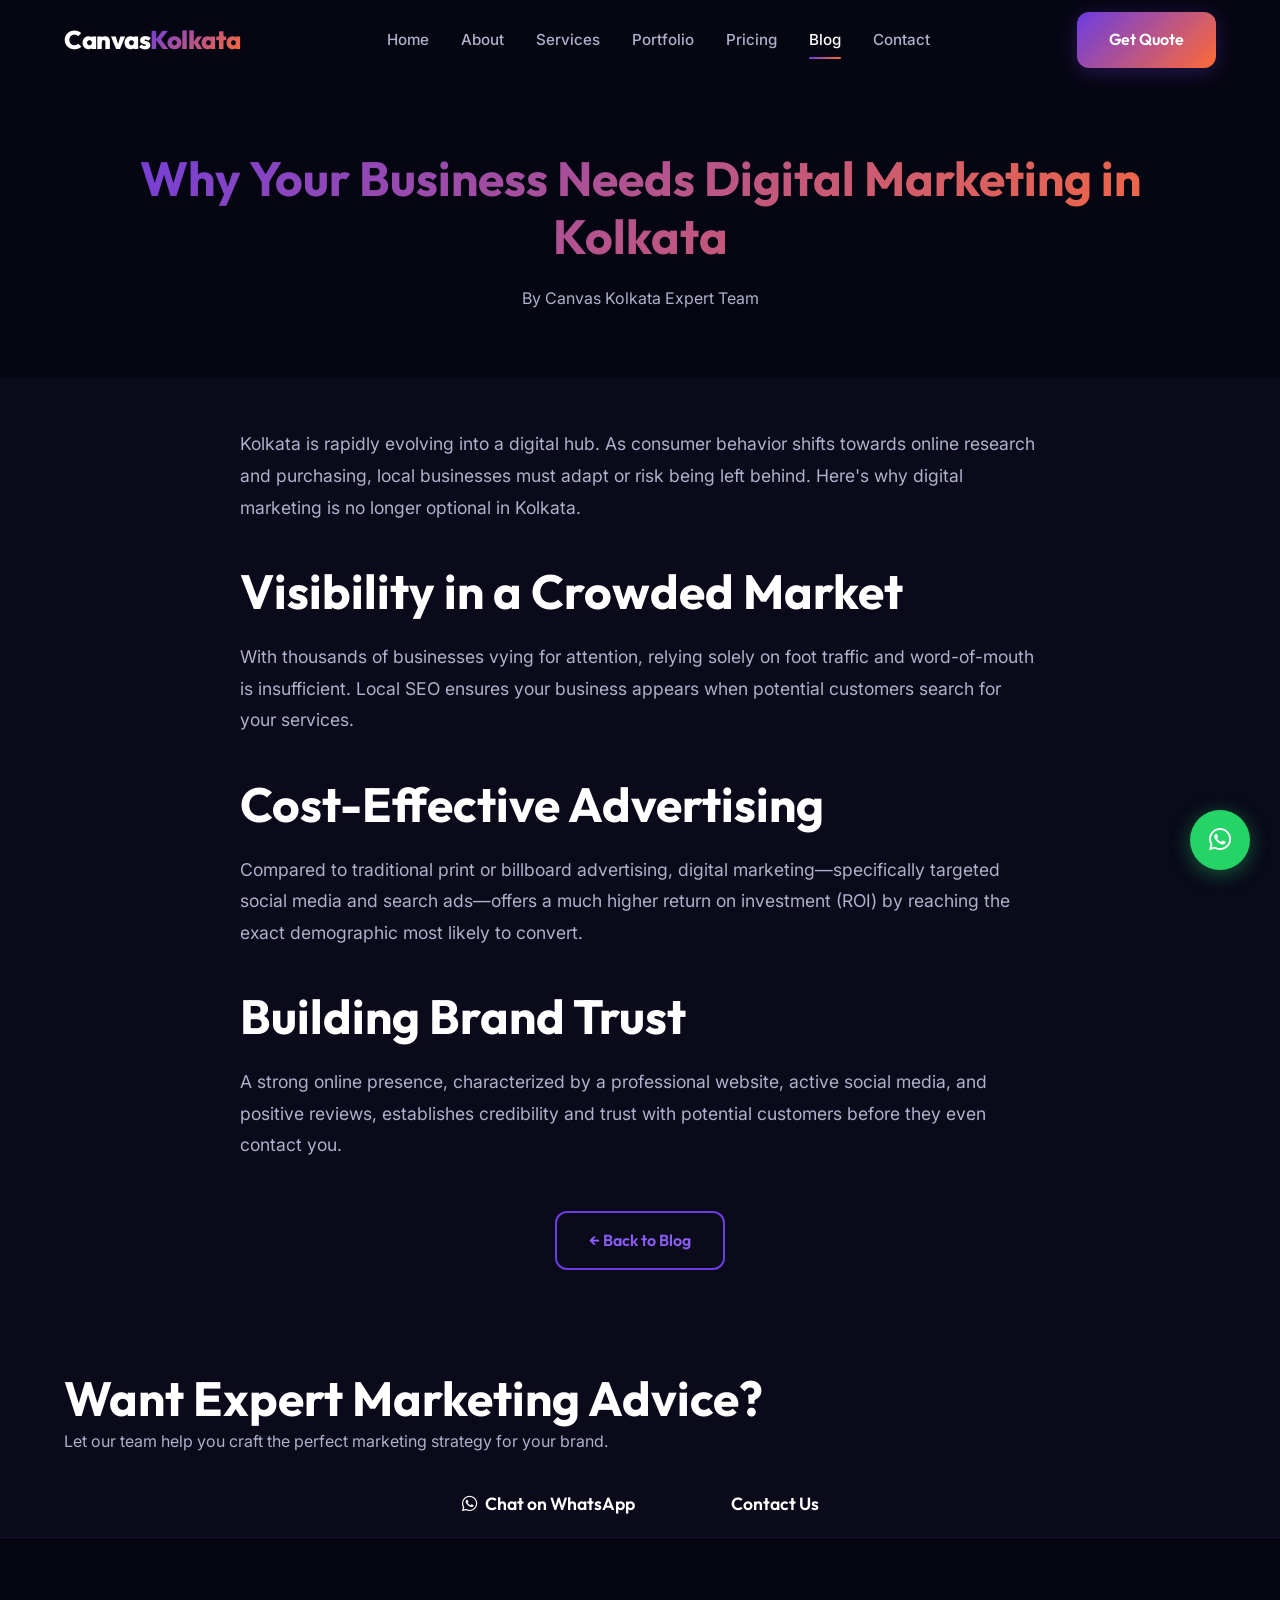
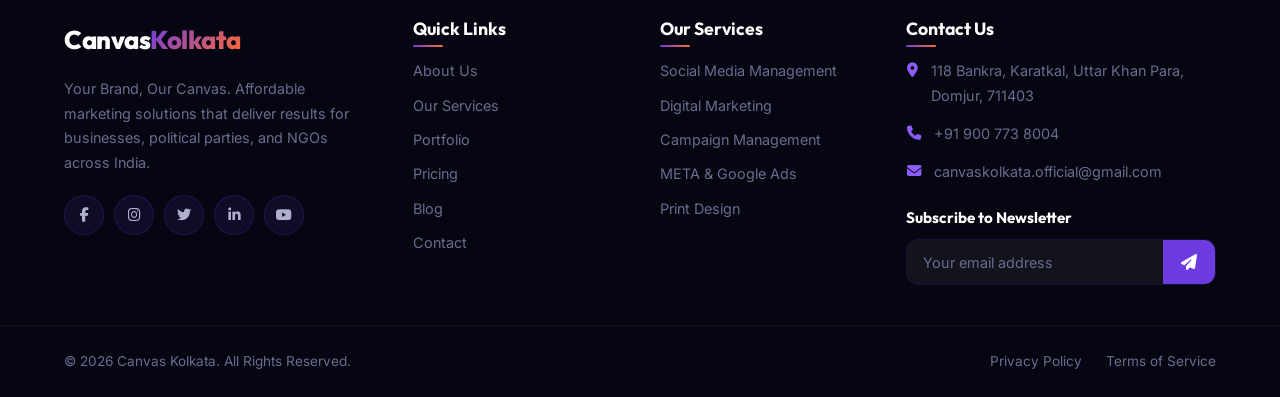
<file: blog-digital-marketing.html>
<!DOCTYPE html>
<html lang="en">
<head>
  <meta charset="UTF-8">
  <meta name="viewport" content="width=device-width, initial-scale=1.0">
  <meta http-equiv="X-UA-Compatible" content="ie=edge">

  <!-- SEO Meta Tags -->
  <title>Blog | Canvas Kolkata — Marketing Tips, Strategies & Insights</title>
  <meta name="description" content="Read the latest marketing tips, digital strategy insights, and campaign management advice from Canvas Kolkata's expert team.">
  <meta name="keywords" content="marketing blog, digital marketing tips, social media strategy, campaign management advice, Canvas Kolkata blog, marketing insights Kolkata">
  <meta name="author" content="Canvas Kolkata">
  <meta name="robots" content="index, follow">
  <link rel="canonical" href="https://canvaskolkata.com/blog.html">

  <!-- Open Graph -->
  <meta property="og:title" content="Blog | Canvas Kolkata — Marketing Tips, Strategies & Insights">
  <meta property="og:description" content="Read the latest marketing tips, digital strategy insights, and campaign management advice from Canvas Kolkata's expert team.">
  <meta property="og:type" content="website">
  <meta property="og:url" content="https://canvaskolkata.com/blog.html">
  <meta property="og:site_name" content="Canvas Kolkata">
  <meta property="og:locale" content="en_IN">

  <!-- Twitter Card -->
  <meta name="twitter:card" content="summary_large_image">
  <meta name="twitter:title" content="Blog | Canvas Kolkata — Marketing Tips, Strategies & Insights">
  <meta name="twitter:description" content="Read the latest marketing tips, digital strategy insights, and campaign management advice from Canvas Kolkata's expert team.">

  <!-- Google Fonts -->
  <link rel="preconnect" href="https://fonts.googleapis.com">
  <link rel="preconnect" href="https://fonts.gstatic.com" crossorigin>
  <link href="https://fonts.googleapis.com/css2?family=Inter:wght@300;400;500;600;700&family=Outfit:wght@400;500;600;700;800;900&display=swap" rel="stylesheet">

  <!-- Font Awesome -->
  <link rel="stylesheet" href="https://cdnjs.cloudflare.com/ajax/libs/font-awesome/6.5.1/css/all.min.css">

  <!-- Stylesheets -->
  <link rel="stylesheet" href="css/style.css">
  <link rel="stylesheet" href="css/animations.css">
  <link rel="stylesheet" href="css/responsive.css">

<style>
.blog-post-header {
    padding: 150px 0 50px;
    background: var(--darker-bg);
    text-align: center;
}
.blog-post-title {
    font-size: 3rem;
    margin-bottom: 20px;
}
.blog-post-content {
    padding: 50px 0 100px;
    max-width: 800px;
    margin: 0 auto;
}
.blog-post-content h2 {
    margin-top: 40px;
    margin-bottom: 20px;
    color: var(--text-primary);
}
.blog-post-content p {
    margin-bottom: 20px;
    line-height: 1.8;
    color: var(--text-secondary);
    font-size: 1.1rem;
}
</style>
</head>
<body>

  <!-- Preloader -->
  <div class="preloader" id="preloader">
    <div class="preloader-spinner"></div>
  </div>

  <!-- Navbar -->
  <nav class="navbar" id="navbar">
    <div class="container">
      <a href="index.html" class="nav-logo">
      <span class="logo-text">Canvas<span class="logo-accent">Kolkata</span></span>
    </a>
      <div class="nav-menu" id="nav-menu">
        <a href="index.html" class="nav-link">Home</a>
        <a href="about.html" class="nav-link">About</a>
        <a href="services.html" class="nav-link">Services</a>
        <a href="portfolio.html" class="nav-link">Portfolio</a>
        <a href="pricing.html" class="nav-link">Pricing</a>
        <a href="blog.html" class="nav-link active">Blog</a>
        <a href="contact.html" class="nav-link">Contact</a>
      </div>
      <a href="https://wa.me/919007738004?text=Hi%20Canvas%20Kolkata!%20I'm%20interested%20in%20your%20services." class="nav-cta btn btn-primary" target="_blank" rel="noopener">Get Quote</a>
      <div class="nav-toggle" id="nav-toggle">
        <span></span><span></span><span></span>
      </div>
    </div>
  </nav>
    <section class="blog-post-header">
        <div class="container">
            <h1 class="blog-post-title gradient-text">Why Your Business Needs Digital Marketing in Kolkata</h1>
            <p class="text-muted">By Canvas Kolkata Expert Team</p>
        </div>
    </section>
    <section class="blog-post-content container">
        
            <p>Kolkata is rapidly evolving into a digital hub. As consumer behavior shifts towards online research and purchasing, local businesses must adapt or risk being left behind. Here's why digital marketing is no longer optional in Kolkata.</p>
            <h2>Visibility in a Crowded Market</h2>
            <p>With thousands of businesses vying for attention, relying solely on foot traffic and word-of-mouth is insufficient. Local SEO ensures your business appears when potential customers search for your services.</p>
            <h2>Cost-Effective Advertising</h2>
            <p>Compared to traditional print or billboard advertising, digital marketing—specifically targeted social media and search ads—offers a much higher return on investment (ROI) by reaching the exact demographic most likely to convert.</p>
            <h2>Building Brand Trust</h2>
            <p>A strong online presence, characterized by a professional website, active social media, and positive reviews, establishes credibility and trust with potential customers before they even contact you.</p>
        
        <div style="margin-top: 50px; text-align: center;">
            <a href="blog.html" class="btn btn-outline">← Back to Blog</a>
        </div>
    </section>
    <section class="cta-banner">
    <div class="container">
      <div class="cta-content reveal">
        <h2>Want Expert Marketing Advice?</h2>
        <p>Let our team help you craft the perfect marketing strategy for your brand.</p>
        <div class="cta-buttons">
          <a href="https://wa.me/919007738004?text=Hi%20Canvas%20Kolkata!%20I'm%20interested%20in%20your%20services." class="btn btn-light btn-large" target="_blank" rel="noopener"><i class="fab fa-whatsapp"></i> Chat on WhatsApp</a>
          <a href="contact.html" class="btn btn-outline-light btn-large">Contact Us</a>
        </div>
      </div>
    </div>
  </section>

  <!-- Footer -->
  <footer class="footer">
    <div class="footer-top">
      <div class="container">
        <div class="footer-grid">
          <div class="footer-col">
            <a href="index.html" class="footer-logo">
            <span class="logo-text">Canvas<span class="logo-accent">Kolkata</span></span>
          </a>
            <p class="footer-desc">Your Brand, Our Canvas. Affordable marketing solutions that deliver results for businesses, political parties, and NGOs across India.</p>
            <div class="footer-socials">
              <a href="#" aria-label="Facebook"><i class="fab fa-facebook-f"></i></a>
              <a href="#" aria-label="Instagram"><i class="fab fa-instagram"></i></a>
              <a href="#" aria-label="Twitter"><i class="fab fa-twitter"></i></a>
              <a href="#" aria-label="LinkedIn"><i class="fab fa-linkedin-in"></i></a>
              <a href="#" aria-label="YouTube"><i class="fab fa-youtube"></i></a>
            </div>
          </div>
          <div class="footer-col">
            <h4>Quick Links</h4>
            <ul class="footer-links">
              <li><a href="about.html">About Us</a></li>
              <li><a href="services.html">Our Services</a></li>
              <li><a href="portfolio.html">Portfolio</a></li>
              <li><a href="pricing.html">Pricing</a></li>
              <li><a href="blog.html">Blog</a></li>
              <li><a href="contact.html">Contact</a></li>
            </ul>
          </div>
          <div class="footer-col">
            <h4>Our Services</h4>
            <ul class="footer-links">
              <li><a href="services.html">Social Media Management</a></li>
              <li><a href="services.html">Digital Marketing</a></li>
              <li><a href="services.html">Campaign Management</a></li>
              <li><a href="services.html">META &amp; Google Ads</a></li>
              <li><a href="services.html">Print Design</a></li>
            </ul>
          </div>
          <div class="footer-col">
            <h4>Contact Us</h4>
            <ul class="footer-contact">
              <li><i class="fas fa-map-marker-alt"></i> 118 Bankra, Karatkal, Uttar Khan Para, Domjur, 711403</li>
              <li><i class="fas fa-phone"></i> <a href="tel:+919007738004">+91 900 773 8004</a></li>
              <li><i class="fas fa-envelope"></i> <a href="mailto:canvaskolkata.official@gmail.com">canvaskolkata.official@gmail.com</a></li>
            </ul>
            <div class="footer-newsletter">
              <h5>Subscribe to Newsletter</h5>
              <form class="newsletter-form" id="newsletter-form">
                <input type="email" placeholder="Your email address" required>
                <button type="submit"><i class="fas fa-paper-plane"></i></button>
              </form>
            </div>
          </div>
        </div>
      </div>
    </div>
    <div class="footer-bottom">
      <div class="container">
        <p>&copy; <span id="current-year">2026</span> Canvas Kolkata. All Rights Reserved.</p>
        <div class="footer-bottom-links">
          <a href="#">Privacy Policy</a>
          <a href="#">Terms of Service</a>
        </div>
      </div>
    </div>
  </footer>

  <!-- WhatsApp Float + Back to Top -->
  <a href="https://wa.me/919007738004?text=Hi%20Canvas%20Kolkata!%20I'm%20interested%20in%20your%20services." class="whatsapp-float" id="whatsapp-float" target="_blank" rel="noopener noreferrer" aria-label="Chat on WhatsApp">
    <i class="fab fa-whatsapp"></i>
    <span class="whatsapp-tooltip">Chat with us!</span>
  </a>
  <button class="back-to-top" id="back-to-top" aria-label="Back to top">
    <i class="fas fa-chevron-up"></i>
  </button>

  <!-- Scripts -->
  <script src="js/main.js"></script>
  <script src="js/counter.js"></script>
  <script src="js/form.js"></script>
</body>
</html>
</file>
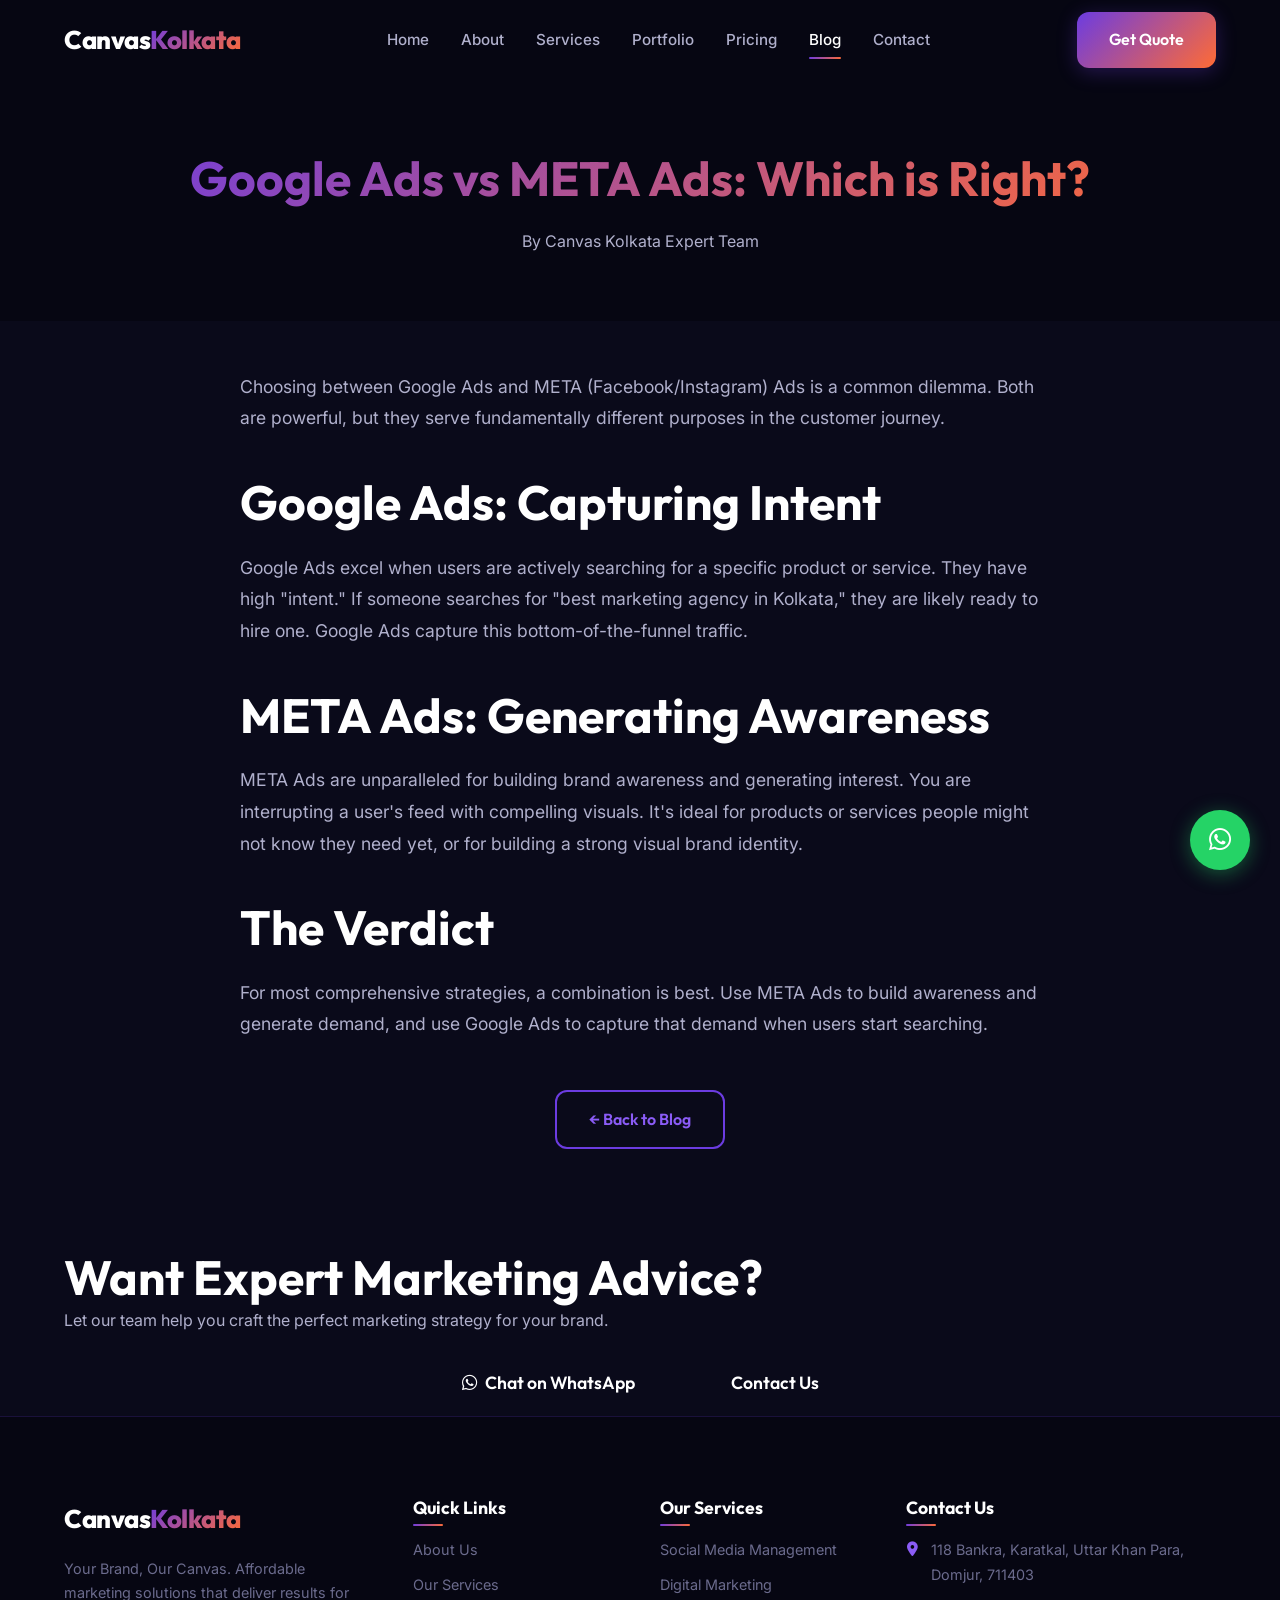
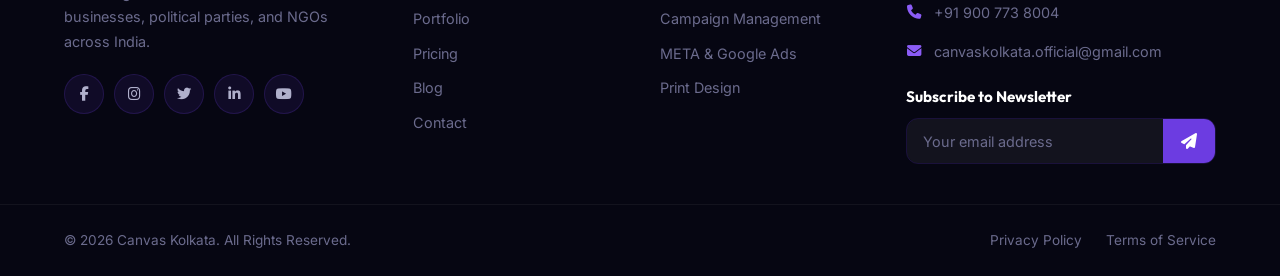
<file: blog-google-vs-meta-ads.html>
<!DOCTYPE html>
<html lang="en">
<head>
  <meta charset="UTF-8">
  <meta name="viewport" content="width=device-width, initial-scale=1.0">
  <meta http-equiv="X-UA-Compatible" content="ie=edge">

  <!-- SEO Meta Tags -->
  <title>Blog | Canvas Kolkata — Marketing Tips, Strategies & Insights</title>
  <meta name="description" content="Read the latest marketing tips, digital strategy insights, and campaign management advice from Canvas Kolkata's expert team.">
  <meta name="keywords" content="marketing blog, digital marketing tips, social media strategy, campaign management advice, Canvas Kolkata blog, marketing insights Kolkata">
  <meta name="author" content="Canvas Kolkata">
  <meta name="robots" content="index, follow">
  <link rel="canonical" href="https://canvaskolkata.com/blog.html">

  <!-- Open Graph -->
  <meta property="og:title" content="Blog | Canvas Kolkata — Marketing Tips, Strategies & Insights">
  <meta property="og:description" content="Read the latest marketing tips, digital strategy insights, and campaign management advice from Canvas Kolkata's expert team.">
  <meta property="og:type" content="website">
  <meta property="og:url" content="https://canvaskolkata.com/blog.html">
  <meta property="og:site_name" content="Canvas Kolkata">
  <meta property="og:locale" content="en_IN">

  <!-- Twitter Card -->
  <meta name="twitter:card" content="summary_large_image">
  <meta name="twitter:title" content="Blog | Canvas Kolkata — Marketing Tips, Strategies & Insights">
  <meta name="twitter:description" content="Read the latest marketing tips, digital strategy insights, and campaign management advice from Canvas Kolkata's expert team.">

  <!-- Google Fonts -->
  <link rel="preconnect" href="https://fonts.googleapis.com">
  <link rel="preconnect" href="https://fonts.gstatic.com" crossorigin>
  <link href="https://fonts.googleapis.com/css2?family=Inter:wght@300;400;500;600;700&family=Outfit:wght@400;500;600;700;800;900&display=swap" rel="stylesheet">

  <!-- Font Awesome -->
  <link rel="stylesheet" href="https://cdnjs.cloudflare.com/ajax/libs/font-awesome/6.5.1/css/all.min.css">

  <!-- Stylesheets -->
  <link rel="stylesheet" href="css/style.css">
  <link rel="stylesheet" href="css/animations.css">
  <link rel="stylesheet" href="css/responsive.css">

<style>
.blog-post-header {
    padding: 150px 0 50px;
    background: var(--darker-bg);
    text-align: center;
}
.blog-post-title {
    font-size: 3rem;
    margin-bottom: 20px;
}
.blog-post-content {
    padding: 50px 0 100px;
    max-width: 800px;
    margin: 0 auto;
}
.blog-post-content h2 {
    margin-top: 40px;
    margin-bottom: 20px;
    color: var(--text-primary);
}
.blog-post-content p {
    margin-bottom: 20px;
    line-height: 1.8;
    color: var(--text-secondary);
    font-size: 1.1rem;
}
</style>
</head>
<body>

  <!-- Preloader -->
  <div class="preloader" id="preloader">
    <div class="preloader-spinner"></div>
  </div>

  <!-- Navbar -->
  <nav class="navbar" id="navbar">
    <div class="container">
      <a href="index.html" class="nav-logo">
      <span class="logo-text">Canvas<span class="logo-accent">Kolkata</span></span>
    </a>
      <div class="nav-menu" id="nav-menu">
        <a href="index.html" class="nav-link">Home</a>
        <a href="about.html" class="nav-link">About</a>
        <a href="services.html" class="nav-link">Services</a>
        <a href="portfolio.html" class="nav-link">Portfolio</a>
        <a href="pricing.html" class="nav-link">Pricing</a>
        <a href="blog.html" class="nav-link active">Blog</a>
        <a href="contact.html" class="nav-link">Contact</a>
      </div>
      <a href="https://wa.me/919007738004?text=Hi%20Canvas%20Kolkata!%20I'm%20interested%20in%20your%20services." class="nav-cta btn btn-primary" target="_blank" rel="noopener">Get Quote</a>
      <div class="nav-toggle" id="nav-toggle">
        <span></span><span></span><span></span>
      </div>
    </div>
  </nav>
    <section class="blog-post-header">
        <div class="container">
            <h1 class="blog-post-title gradient-text">Google Ads vs META Ads: Which is Right?</h1>
            <p class="text-muted">By Canvas Kolkata Expert Team</p>
        </div>
    </section>
    <section class="blog-post-content container">
        
            <p>Choosing between Google Ads and META (Facebook/Instagram) Ads is a common dilemma. Both are powerful, but they serve fundamentally different purposes in the customer journey.</p>
            <h2>Google Ads: Capturing Intent</h2>
            <p>Google Ads excel when users are actively searching for a specific product or service. They have high "intent." If someone searches for "best marketing agency in Kolkata," they are likely ready to hire one. Google Ads capture this bottom-of-the-funnel traffic.</p>
            <h2>META Ads: Generating Awareness</h2>
            <p>META Ads are unparalleled for building brand awareness and generating interest. You are interrupting a user's feed with compelling visuals. It's ideal for products or services people might not know they need yet, or for building a strong visual brand identity.</p>
            <h2>The Verdict</h2>
            <p>For most comprehensive strategies, a combination is best. Use META Ads to build awareness and generate demand, and use Google Ads to capture that demand when users start searching.</p>
        
        <div style="margin-top: 50px; text-align: center;">
            <a href="blog.html" class="btn btn-outline">← Back to Blog</a>
        </div>
    </section>
    <section class="cta-banner">
    <div class="container">
      <div class="cta-content reveal">
        <h2>Want Expert Marketing Advice?</h2>
        <p>Let our team help you craft the perfect marketing strategy for your brand.</p>
        <div class="cta-buttons">
          <a href="https://wa.me/919007738004?text=Hi%20Canvas%20Kolkata!%20I'm%20interested%20in%20your%20services." class="btn btn-light btn-large" target="_blank" rel="noopener"><i class="fab fa-whatsapp"></i> Chat on WhatsApp</a>
          <a href="contact.html" class="btn btn-outline-light btn-large">Contact Us</a>
        </div>
      </div>
    </div>
  </section>

  <!-- Footer -->
  <footer class="footer">
    <div class="footer-top">
      <div class="container">
        <div class="footer-grid">
          <div class="footer-col">
            <a href="index.html" class="footer-logo">
            <span class="logo-text">Canvas<span class="logo-accent">Kolkata</span></span>
          </a>
            <p class="footer-desc">Your Brand, Our Canvas. Affordable marketing solutions that deliver results for businesses, political parties, and NGOs across India.</p>
            <div class="footer-socials">
              <a href="#" aria-label="Facebook"><i class="fab fa-facebook-f"></i></a>
              <a href="#" aria-label="Instagram"><i class="fab fa-instagram"></i></a>
              <a href="#" aria-label="Twitter"><i class="fab fa-twitter"></i></a>
              <a href="#" aria-label="LinkedIn"><i class="fab fa-linkedin-in"></i></a>
              <a href="#" aria-label="YouTube"><i class="fab fa-youtube"></i></a>
            </div>
          </div>
          <div class="footer-col">
            <h4>Quick Links</h4>
            <ul class="footer-links">
              <li><a href="about.html">About Us</a></li>
              <li><a href="services.html">Our Services</a></li>
              <li><a href="portfolio.html">Portfolio</a></li>
              <li><a href="pricing.html">Pricing</a></li>
              <li><a href="blog.html">Blog</a></li>
              <li><a href="contact.html">Contact</a></li>
            </ul>
          </div>
          <div class="footer-col">
            <h4>Our Services</h4>
            <ul class="footer-links">
              <li><a href="services.html">Social Media Management</a></li>
              <li><a href="services.html">Digital Marketing</a></li>
              <li><a href="services.html">Campaign Management</a></li>
              <li><a href="services.html">META &amp; Google Ads</a></li>
              <li><a href="services.html">Print Design</a></li>
            </ul>
          </div>
          <div class="footer-col">
            <h4>Contact Us</h4>
            <ul class="footer-contact">
              <li><i class="fas fa-map-marker-alt"></i> 118 Bankra, Karatkal, Uttar Khan Para, Domjur, 711403</li>
              <li><i class="fas fa-phone"></i> <a href="tel:+919007738004">+91 900 773 8004</a></li>
              <li><i class="fas fa-envelope"></i> <a href="mailto:canvaskolkata.official@gmail.com">canvaskolkata.official@gmail.com</a></li>
            </ul>
            <div class="footer-newsletter">
              <h5>Subscribe to Newsletter</h5>
              <form class="newsletter-form" id="newsletter-form">
                <input type="email" placeholder="Your email address" required>
                <button type="submit"><i class="fas fa-paper-plane"></i></button>
              </form>
            </div>
          </div>
        </div>
      </div>
    </div>
    <div class="footer-bottom">
      <div class="container">
        <p>&copy; <span id="current-year">2026</span> Canvas Kolkata. All Rights Reserved.</p>
        <div class="footer-bottom-links">
          <a href="#">Privacy Policy</a>
          <a href="#">Terms of Service</a>
        </div>
      </div>
    </div>
  </footer>

  <!-- WhatsApp Float + Back to Top -->
  <a href="https://wa.me/919007738004?text=Hi%20Canvas%20Kolkata!%20I'm%20interested%20in%20your%20services." class="whatsapp-float" id="whatsapp-float" target="_blank" rel="noopener noreferrer" aria-label="Chat on WhatsApp">
    <i class="fab fa-whatsapp"></i>
    <span class="whatsapp-tooltip">Chat with us!</span>
  </a>
  <button class="back-to-top" id="back-to-top" aria-label="Back to top">
    <i class="fas fa-chevron-up"></i>
  </button>

  <!-- Scripts -->
  <script src="js/main.js"></script>
  <script src="js/counter.js"></script>
  <script src="js/form.js"></script>
</body>
</html>
</file>
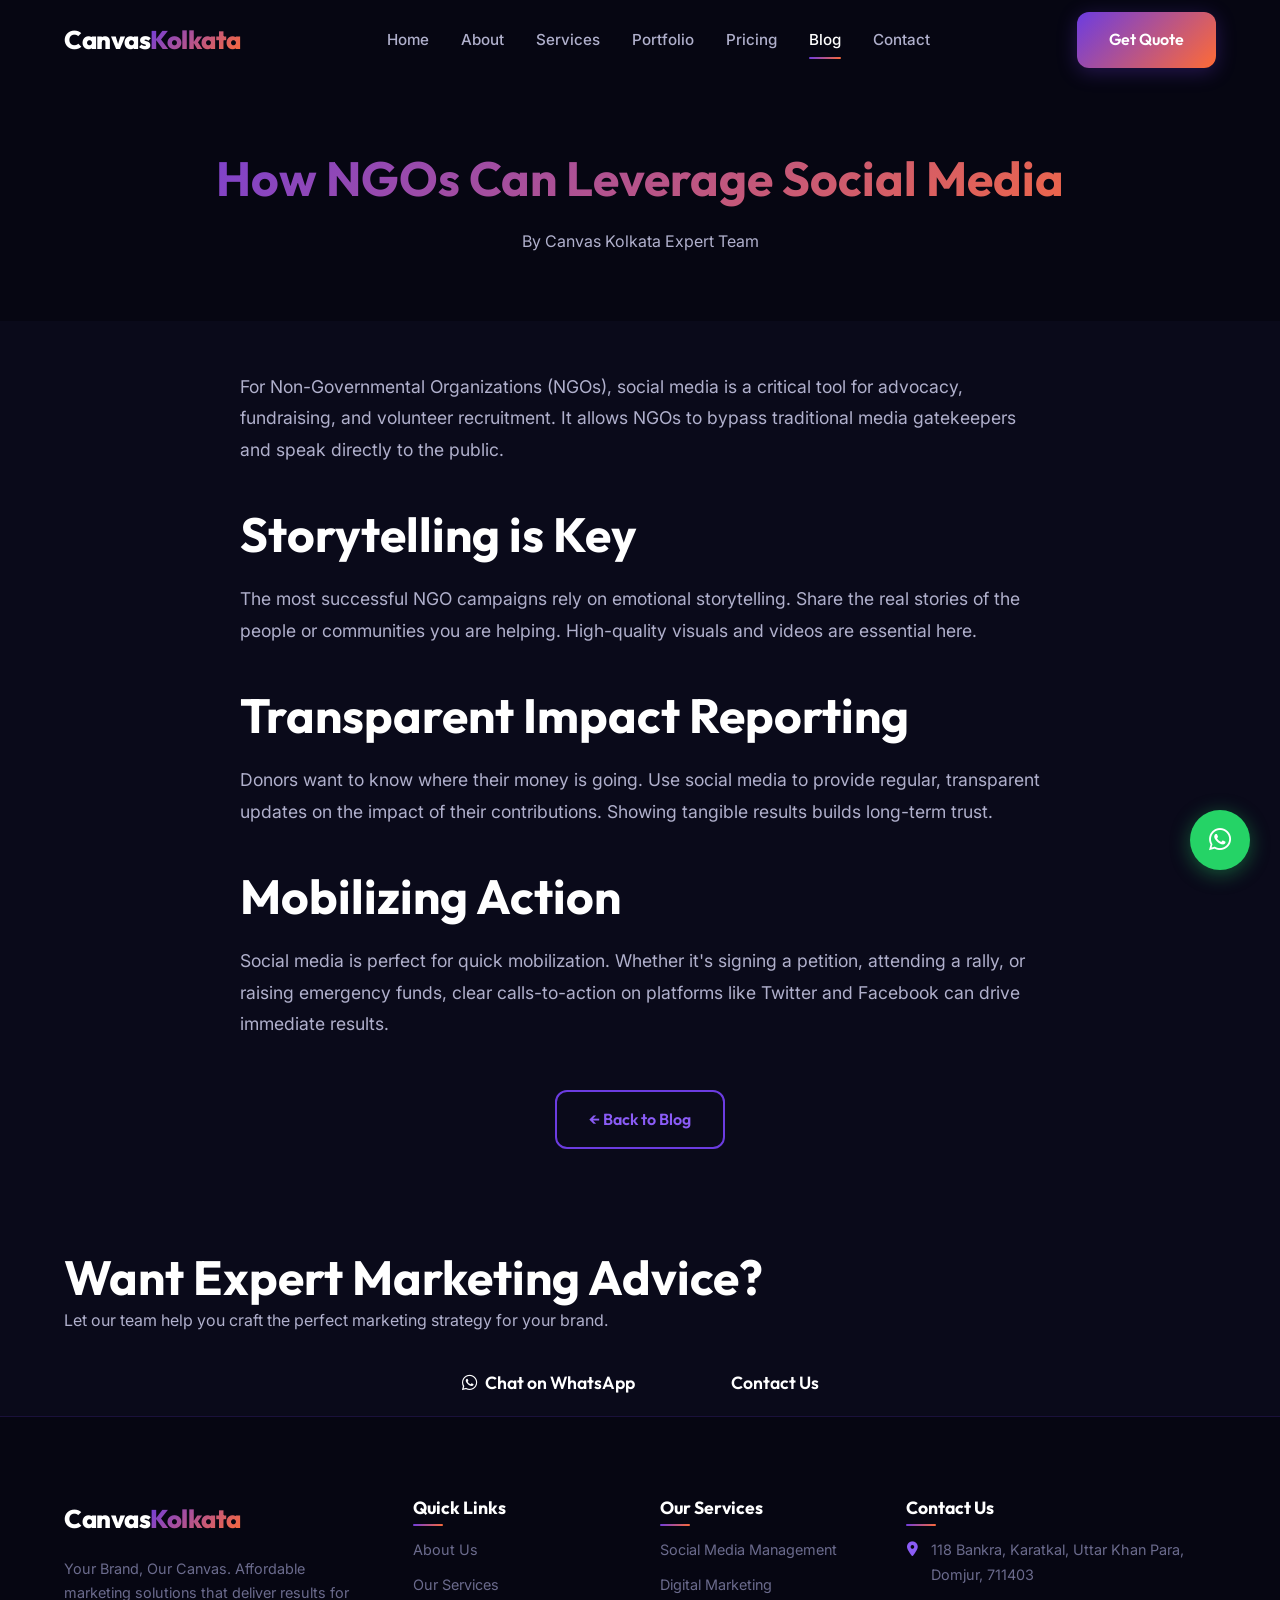
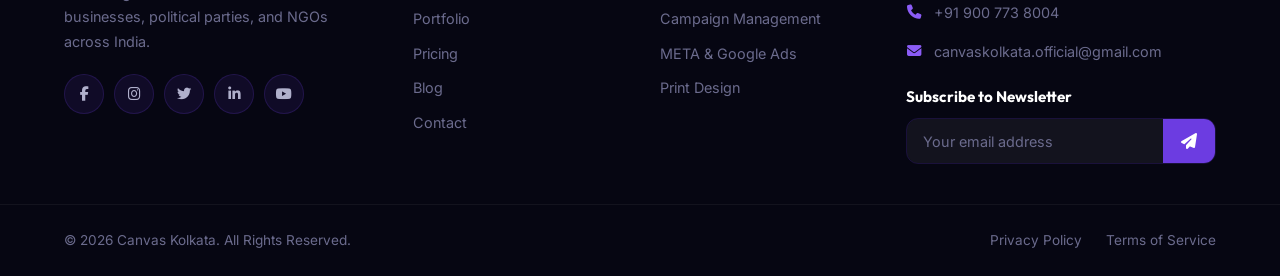
<file: blog-ngo-social-media.html>
<!DOCTYPE html>
<html lang="en">
<head>
  <meta charset="UTF-8">
  <meta name="viewport" content="width=device-width, initial-scale=1.0">
  <meta http-equiv="X-UA-Compatible" content="ie=edge">

  <!-- SEO Meta Tags -->
  <title>Blog | Canvas Kolkata — Marketing Tips, Strategies & Insights</title>
  <meta name="description" content="Read the latest marketing tips, digital strategy insights, and campaign management advice from Canvas Kolkata's expert team.">
  <meta name="keywords" content="marketing blog, digital marketing tips, social media strategy, campaign management advice, Canvas Kolkata blog, marketing insights Kolkata">
  <meta name="author" content="Canvas Kolkata">
  <meta name="robots" content="index, follow">
  <link rel="canonical" href="https://canvaskolkata.com/blog.html">

  <!-- Open Graph -->
  <meta property="og:title" content="Blog | Canvas Kolkata — Marketing Tips, Strategies & Insights">
  <meta property="og:description" content="Read the latest marketing tips, digital strategy insights, and campaign management advice from Canvas Kolkata's expert team.">
  <meta property="og:type" content="website">
  <meta property="og:url" content="https://canvaskolkata.com/blog.html">
  <meta property="og:site_name" content="Canvas Kolkata">
  <meta property="og:locale" content="en_IN">

  <!-- Twitter Card -->
  <meta name="twitter:card" content="summary_large_image">
  <meta name="twitter:title" content="Blog | Canvas Kolkata — Marketing Tips, Strategies & Insights">
  <meta name="twitter:description" content="Read the latest marketing tips, digital strategy insights, and campaign management advice from Canvas Kolkata's expert team.">

  <!-- Google Fonts -->
  <link rel="preconnect" href="https://fonts.googleapis.com">
  <link rel="preconnect" href="https://fonts.gstatic.com" crossorigin>
  <link href="https://fonts.googleapis.com/css2?family=Inter:wght@300;400;500;600;700&family=Outfit:wght@400;500;600;700;800;900&display=swap" rel="stylesheet">

  <!-- Font Awesome -->
  <link rel="stylesheet" href="https://cdnjs.cloudflare.com/ajax/libs/font-awesome/6.5.1/css/all.min.css">

  <!-- Stylesheets -->
  <link rel="stylesheet" href="css/style.css">
  <link rel="stylesheet" href="css/animations.css">
  <link rel="stylesheet" href="css/responsive.css">

<style>
.blog-post-header {
    padding: 150px 0 50px;
    background: var(--darker-bg);
    text-align: center;
}
.blog-post-title {
    font-size: 3rem;
    margin-bottom: 20px;
}
.blog-post-content {
    padding: 50px 0 100px;
    max-width: 800px;
    margin: 0 auto;
}
.blog-post-content h2 {
    margin-top: 40px;
    margin-bottom: 20px;
    color: var(--text-primary);
}
.blog-post-content p {
    margin-bottom: 20px;
    line-height: 1.8;
    color: var(--text-secondary);
    font-size: 1.1rem;
}
</style>
</head>
<body>

  <!-- Preloader -->
  <div class="preloader" id="preloader">
    <div class="preloader-spinner"></div>
  </div>

  <!-- Navbar -->
  <nav class="navbar" id="navbar">
    <div class="container">
      <a href="index.html" class="nav-logo">
      <span class="logo-text">Canvas<span class="logo-accent">Kolkata</span></span>
    </a>
      <div class="nav-menu" id="nav-menu">
        <a href="index.html" class="nav-link">Home</a>
        <a href="about.html" class="nav-link">About</a>
        <a href="services.html" class="nav-link">Services</a>
        <a href="portfolio.html" class="nav-link">Portfolio</a>
        <a href="pricing.html" class="nav-link">Pricing</a>
        <a href="blog.html" class="nav-link active">Blog</a>
        <a href="contact.html" class="nav-link">Contact</a>
      </div>
      <a href="https://wa.me/919007738004?text=Hi%20Canvas%20Kolkata!%20I'm%20interested%20in%20your%20services." class="nav-cta btn btn-primary" target="_blank" rel="noopener">Get Quote</a>
      <div class="nav-toggle" id="nav-toggle">
        <span></span><span></span><span></span>
      </div>
    </div>
  </nav>
    <section class="blog-post-header">
        <div class="container">
            <h1 class="blog-post-title gradient-text">How NGOs Can Leverage Social Media</h1>
            <p class="text-muted">By Canvas Kolkata Expert Team</p>
        </div>
    </section>
    <section class="blog-post-content container">
        
            <p>For Non-Governmental Organizations (NGOs), social media is a critical tool for advocacy, fundraising, and volunteer recruitment. It allows NGOs to bypass traditional media gatekeepers and speak directly to the public.</p>
            <h2>Storytelling is Key</h2>
            <p>The most successful NGO campaigns rely on emotional storytelling. Share the real stories of the people or communities you are helping. High-quality visuals and videos are essential here.</p>
            <h2>Transparent Impact Reporting</h2>
            <p>Donors want to know where their money is going. Use social media to provide regular, transparent updates on the impact of their contributions. Showing tangible results builds long-term trust.</p>
            <h2>Mobilizing Action</h2>
            <p>Social media is perfect for quick mobilization. Whether it's signing a petition, attending a rally, or raising emergency funds, clear calls-to-action on platforms like Twitter and Facebook can drive immediate results.</p>
        
        <div style="margin-top: 50px; text-align: center;">
            <a href="blog.html" class="btn btn-outline">← Back to Blog</a>
        </div>
    </section>
    <section class="cta-banner">
    <div class="container">
      <div class="cta-content reveal">
        <h2>Want Expert Marketing Advice?</h2>
        <p>Let our team help you craft the perfect marketing strategy for your brand.</p>
        <div class="cta-buttons">
          <a href="https://wa.me/919007738004?text=Hi%20Canvas%20Kolkata!%20I'm%20interested%20in%20your%20services." class="btn btn-light btn-large" target="_blank" rel="noopener"><i class="fab fa-whatsapp"></i> Chat on WhatsApp</a>
          <a href="contact.html" class="btn btn-outline-light btn-large">Contact Us</a>
        </div>
      </div>
    </div>
  </section>

  <!-- Footer -->
  <footer class="footer">
    <div class="footer-top">
      <div class="container">
        <div class="footer-grid">
          <div class="footer-col">
            <a href="index.html" class="footer-logo">
            <span class="logo-text">Canvas<span class="logo-accent">Kolkata</span></span>
          </a>
            <p class="footer-desc">Your Brand, Our Canvas. Affordable marketing solutions that deliver results for businesses, political parties, and NGOs across India.</p>
            <div class="footer-socials">
              <a href="#" aria-label="Facebook"><i class="fab fa-facebook-f"></i></a>
              <a href="#" aria-label="Instagram"><i class="fab fa-instagram"></i></a>
              <a href="#" aria-label="Twitter"><i class="fab fa-twitter"></i></a>
              <a href="#" aria-label="LinkedIn"><i class="fab fa-linkedin-in"></i></a>
              <a href="#" aria-label="YouTube"><i class="fab fa-youtube"></i></a>
            </div>
          </div>
          <div class="footer-col">
            <h4>Quick Links</h4>
            <ul class="footer-links">
              <li><a href="about.html">About Us</a></li>
              <li><a href="services.html">Our Services</a></li>
              <li><a href="portfolio.html">Portfolio</a></li>
              <li><a href="pricing.html">Pricing</a></li>
              <li><a href="blog.html">Blog</a></li>
              <li><a href="contact.html">Contact</a></li>
            </ul>
          </div>
          <div class="footer-col">
            <h4>Our Services</h4>
            <ul class="footer-links">
              <li><a href="services.html">Social Media Management</a></li>
              <li><a href="services.html">Digital Marketing</a></li>
              <li><a href="services.html">Campaign Management</a></li>
              <li><a href="services.html">META &amp; Google Ads</a></li>
              <li><a href="services.html">Print Design</a></li>
            </ul>
          </div>
          <div class="footer-col">
            <h4>Contact Us</h4>
            <ul class="footer-contact">
              <li><i class="fas fa-map-marker-alt"></i> 118 Bankra, Karatkal, Uttar Khan Para, Domjur, 711403</li>
              <li><i class="fas fa-phone"></i> <a href="tel:+919007738004">+91 900 773 8004</a></li>
              <li><i class="fas fa-envelope"></i> <a href="mailto:canvaskolkata.official@gmail.com">canvaskolkata.official@gmail.com</a></li>
            </ul>
            <div class="footer-newsletter">
              <h5>Subscribe to Newsletter</h5>
              <form class="newsletter-form" id="newsletter-form">
                <input type="email" placeholder="Your email address" required>
                <button type="submit"><i class="fas fa-paper-plane"></i></button>
              </form>
            </div>
          </div>
        </div>
      </div>
    </div>
    <div class="footer-bottom">
      <div class="container">
        <p>&copy; <span id="current-year">2026</span> Canvas Kolkata. All Rights Reserved.</p>
        <div class="footer-bottom-links">
          <a href="#">Privacy Policy</a>
          <a href="#">Terms of Service</a>
        </div>
      </div>
    </div>
  </footer>

  <!-- WhatsApp Float + Back to Top -->
  <a href="https://wa.me/919007738004?text=Hi%20Canvas%20Kolkata!%20I'm%20interested%20in%20your%20services." class="whatsapp-float" id="whatsapp-float" target="_blank" rel="noopener noreferrer" aria-label="Chat on WhatsApp">
    <i class="fab fa-whatsapp"></i>
    <span class="whatsapp-tooltip">Chat with us!</span>
  </a>
  <button class="back-to-top" id="back-to-top" aria-label="Back to top">
    <i class="fas fa-chevron-up"></i>
  </button>

  <!-- Scripts -->
  <script src="js/main.js"></script>
  <script src="js/counter.js"></script>
  <script src="js/form.js"></script>
</body>
</html>
</file>
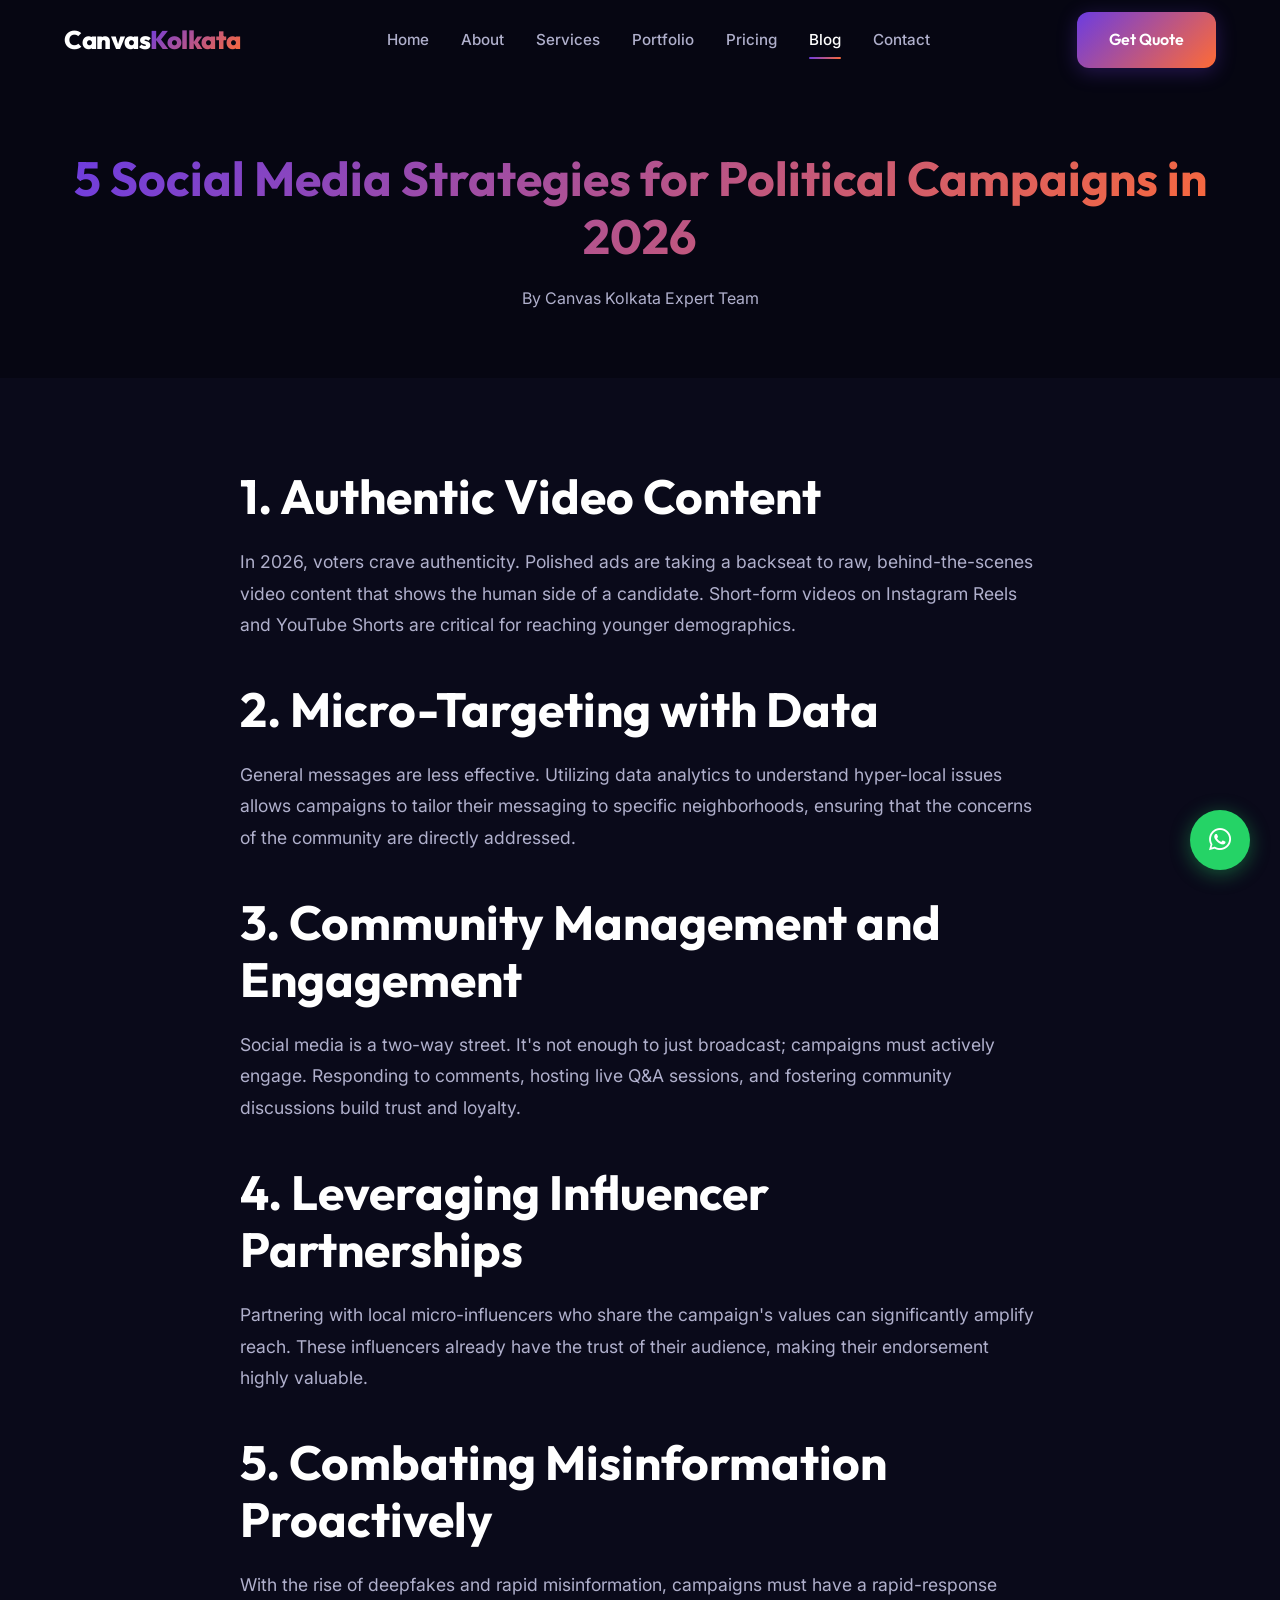
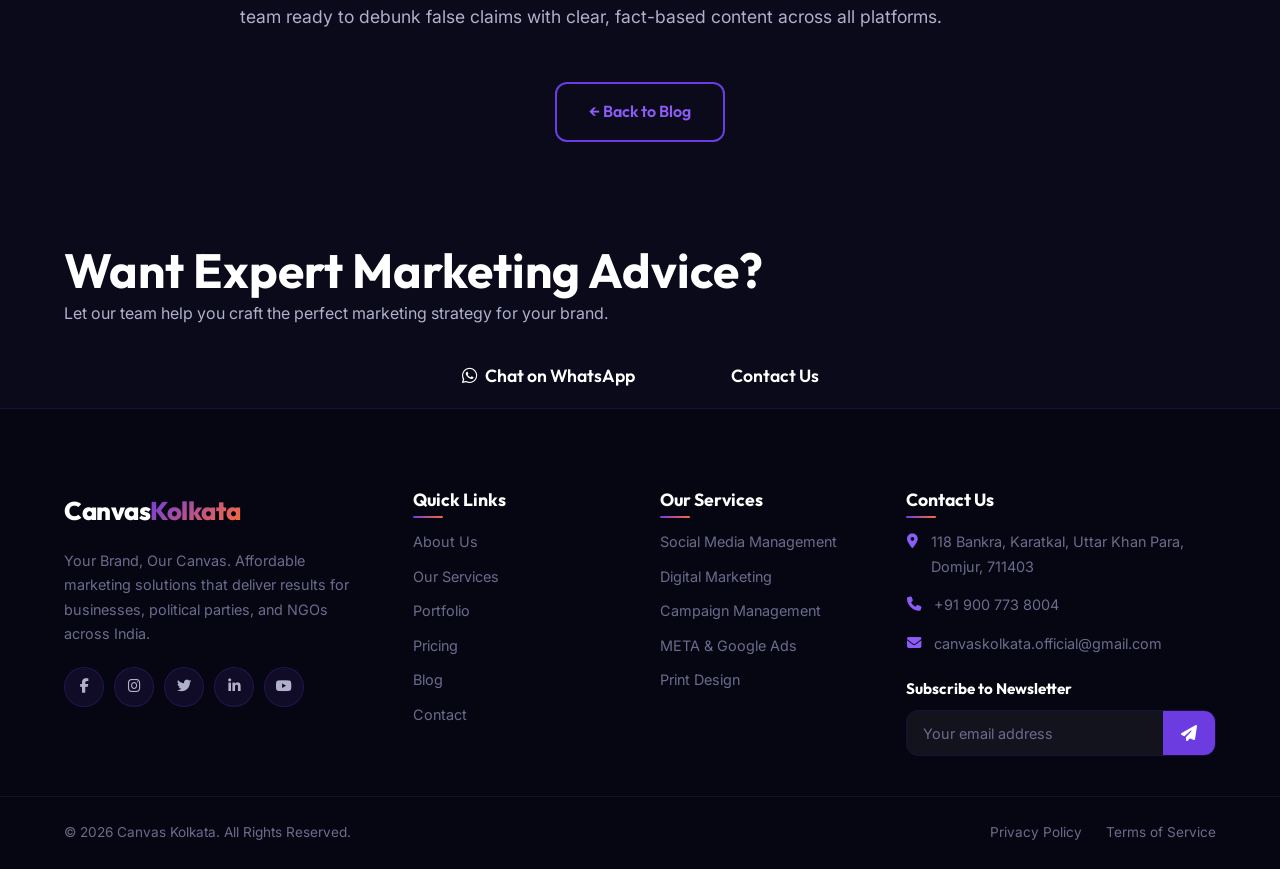
<file: blog-political-campaigns.html>
<!DOCTYPE html>
<html lang="en">
<head>
  <meta charset="UTF-8">
  <meta name="viewport" content="width=device-width, initial-scale=1.0">
  <meta http-equiv="X-UA-Compatible" content="ie=edge">

  <!-- SEO Meta Tags -->
  <title>Blog | Canvas Kolkata — Marketing Tips, Strategies & Insights</title>
  <meta name="description" content="Read the latest marketing tips, digital strategy insights, and campaign management advice from Canvas Kolkata's expert team.">
  <meta name="keywords" content="marketing blog, digital marketing tips, social media strategy, campaign management advice, Canvas Kolkata blog, marketing insights Kolkata">
  <meta name="author" content="Canvas Kolkata">
  <meta name="robots" content="index, follow">
  <link rel="canonical" href="https://canvaskolkata.com/blog.html">

  <!-- Open Graph -->
  <meta property="og:title" content="Blog | Canvas Kolkata — Marketing Tips, Strategies & Insights">
  <meta property="og:description" content="Read the latest marketing tips, digital strategy insights, and campaign management advice from Canvas Kolkata's expert team.">
  <meta property="og:type" content="website">
  <meta property="og:url" content="https://canvaskolkata.com/blog.html">
  <meta property="og:site_name" content="Canvas Kolkata">
  <meta property="og:locale" content="en_IN">

  <!-- Twitter Card -->
  <meta name="twitter:card" content="summary_large_image">
  <meta name="twitter:title" content="Blog | Canvas Kolkata — Marketing Tips, Strategies & Insights">
  <meta name="twitter:description" content="Read the latest marketing tips, digital strategy insights, and campaign management advice from Canvas Kolkata's expert team.">

  <!-- Google Fonts -->
  <link rel="preconnect" href="https://fonts.googleapis.com">
  <link rel="preconnect" href="https://fonts.gstatic.com" crossorigin>
  <link href="https://fonts.googleapis.com/css2?family=Inter:wght@300;400;500;600;700&family=Outfit:wght@400;500;600;700;800;900&display=swap" rel="stylesheet">

  <!-- Font Awesome -->
  <link rel="stylesheet" href="https://cdnjs.cloudflare.com/ajax/libs/font-awesome/6.5.1/css/all.min.css">

  <!-- Stylesheets -->
  <link rel="stylesheet" href="css/style.css">
  <link rel="stylesheet" href="css/animations.css">
  <link rel="stylesheet" href="css/responsive.css">

<style>
.blog-post-header {
    padding: 150px 0 50px;
    background: var(--darker-bg);
    text-align: center;
}
.blog-post-title {
    font-size: 3rem;
    margin-bottom: 20px;
}
.blog-post-content {
    padding: 50px 0 100px;
    max-width: 800px;
    margin: 0 auto;
}
.blog-post-content h2 {
    margin-top: 40px;
    margin-bottom: 20px;
    color: var(--text-primary);
}
.blog-post-content p {
    margin-bottom: 20px;
    line-height: 1.8;
    color: var(--text-secondary);
    font-size: 1.1rem;
}
</style>
</head>
<body>

  <!-- Preloader -->
  <div class="preloader" id="preloader">
    <div class="preloader-spinner"></div>
  </div>

  <!-- Navbar -->
  <nav class="navbar" id="navbar">
    <div class="container">
      <a href="index.html" class="nav-logo">
      <span class="logo-text">Canvas<span class="logo-accent">Kolkata</span></span>
    </a>
      <div class="nav-menu" id="nav-menu">
        <a href="index.html" class="nav-link">Home</a>
        <a href="about.html" class="nav-link">About</a>
        <a href="services.html" class="nav-link">Services</a>
        <a href="portfolio.html" class="nav-link">Portfolio</a>
        <a href="pricing.html" class="nav-link">Pricing</a>
        <a href="blog.html" class="nav-link active">Blog</a>
        <a href="contact.html" class="nav-link">Contact</a>
      </div>
      <a href="https://wa.me/919007738004?text=Hi%20Canvas%20Kolkata!%20I'm%20interested%20in%20your%20services." class="nav-cta btn btn-primary" target="_blank" rel="noopener">Get Quote</a>
      <div class="nav-toggle" id="nav-toggle">
        <span></span><span></span><span></span>
      </div>
    </div>
  </nav>
    <section class="blog-post-header">
        <div class="container">
            <h1 class="blog-post-title gradient-text">5 Social Media Strategies for Political Campaigns in 2026</h1>
            <p class="text-muted">By Canvas Kolkata Expert Team</p>
        </div>
    </section>
    <section class="blog-post-content container">
        
            <h2>1. Authentic Video Content</h2>
            <p>In 2026, voters crave authenticity. Polished ads are taking a backseat to raw, behind-the-scenes video content that shows the human side of a candidate. Short-form videos on Instagram Reels and YouTube Shorts are critical for reaching younger demographics.</p>
            
            <h2>2. Micro-Targeting with Data</h2>
            <p>General messages are less effective. Utilizing data analytics to understand hyper-local issues allows campaigns to tailor their messaging to specific neighborhoods, ensuring that the concerns of the community are directly addressed.</p>
            
            <h2>3. Community Management and Engagement</h2>
            <p>Social media is a two-way street. It's not enough to just broadcast; campaigns must actively engage. Responding to comments, hosting live Q&A sessions, and fostering community discussions build trust and loyalty.</p>
            
            <h2>4. Leveraging Influencer Partnerships</h2>
            <p>Partnering with local micro-influencers who share the campaign's values can significantly amplify reach. These influencers already have the trust of their audience, making their endorsement highly valuable.</p>
            
            <h2>5. Combating Misinformation Proactively</h2>
            <p>With the rise of deepfakes and rapid misinformation, campaigns must have a rapid-response team ready to debunk false claims with clear, fact-based content across all platforms.</p>
        
        <div style="margin-top: 50px; text-align: center;">
            <a href="blog.html" class="btn btn-outline">← Back to Blog</a>
        </div>
    </section>
    <section class="cta-banner">
    <div class="container">
      <div class="cta-content reveal">
        <h2>Want Expert Marketing Advice?</h2>
        <p>Let our team help you craft the perfect marketing strategy for your brand.</p>
        <div class="cta-buttons">
          <a href="https://wa.me/919007738004?text=Hi%20Canvas%20Kolkata!%20I'm%20interested%20in%20your%20services." class="btn btn-light btn-large" target="_blank" rel="noopener"><i class="fab fa-whatsapp"></i> Chat on WhatsApp</a>
          <a href="contact.html" class="btn btn-outline-light btn-large">Contact Us</a>
        </div>
      </div>
    </div>
  </section>

  <!-- Footer -->
  <footer class="footer">
    <div class="footer-top">
      <div class="container">
        <div class="footer-grid">
          <div class="footer-col">
            <a href="index.html" class="footer-logo">
            <span class="logo-text">Canvas<span class="logo-accent">Kolkata</span></span>
          </a>
            <p class="footer-desc">Your Brand, Our Canvas. Affordable marketing solutions that deliver results for businesses, political parties, and NGOs across India.</p>
            <div class="footer-socials">
              <a href="#" aria-label="Facebook"><i class="fab fa-facebook-f"></i></a>
              <a href="#" aria-label="Instagram"><i class="fab fa-instagram"></i></a>
              <a href="#" aria-label="Twitter"><i class="fab fa-twitter"></i></a>
              <a href="#" aria-label="LinkedIn"><i class="fab fa-linkedin-in"></i></a>
              <a href="#" aria-label="YouTube"><i class="fab fa-youtube"></i></a>
            </div>
          </div>
          <div class="footer-col">
            <h4>Quick Links</h4>
            <ul class="footer-links">
              <li><a href="about.html">About Us</a></li>
              <li><a href="services.html">Our Services</a></li>
              <li><a href="portfolio.html">Portfolio</a></li>
              <li><a href="pricing.html">Pricing</a></li>
              <li><a href="blog.html">Blog</a></li>
              <li><a href="contact.html">Contact</a></li>
            </ul>
          </div>
          <div class="footer-col">
            <h4>Our Services</h4>
            <ul class="footer-links">
              <li><a href="services.html">Social Media Management</a></li>
              <li><a href="services.html">Digital Marketing</a></li>
              <li><a href="services.html">Campaign Management</a></li>
              <li><a href="services.html">META &amp; Google Ads</a></li>
              <li><a href="services.html">Print Design</a></li>
            </ul>
          </div>
          <div class="footer-col">
            <h4>Contact Us</h4>
            <ul class="footer-contact">
              <li><i class="fas fa-map-marker-alt"></i> 118 Bankra, Karatkal, Uttar Khan Para, Domjur, 711403</li>
              <li><i class="fas fa-phone"></i> <a href="tel:+919007738004">+91 900 773 8004</a></li>
              <li><i class="fas fa-envelope"></i> <a href="mailto:canvaskolkata.official@gmail.com">canvaskolkata.official@gmail.com</a></li>
            </ul>
            <div class="footer-newsletter">
              <h5>Subscribe to Newsletter</h5>
              <form class="newsletter-form" id="newsletter-form">
                <input type="email" placeholder="Your email address" required>
                <button type="submit"><i class="fas fa-paper-plane"></i></button>
              </form>
            </div>
          </div>
        </div>
      </div>
    </div>
    <div class="footer-bottom">
      <div class="container">
        <p>&copy; <span id="current-year">2026</span> Canvas Kolkata. All Rights Reserved.</p>
        <div class="footer-bottom-links">
          <a href="#">Privacy Policy</a>
          <a href="#">Terms of Service</a>
        </div>
      </div>
    </div>
  </footer>

  <!-- WhatsApp Float + Back to Top -->
  <a href="https://wa.me/919007738004?text=Hi%20Canvas%20Kolkata!%20I'm%20interested%20in%20your%20services." class="whatsapp-float" id="whatsapp-float" target="_blank" rel="noopener noreferrer" aria-label="Chat on WhatsApp">
    <i class="fab fa-whatsapp"></i>
    <span class="whatsapp-tooltip">Chat with us!</span>
  </a>
  <button class="back-to-top" id="back-to-top" aria-label="Back to top">
    <i class="fas fa-chevron-up"></i>
  </button>

  <!-- Scripts -->
  <script src="js/main.js"></script>
  <script src="js/counter.js"></script>
  <script src="js/form.js"></script>
</body>
</html>
</file>
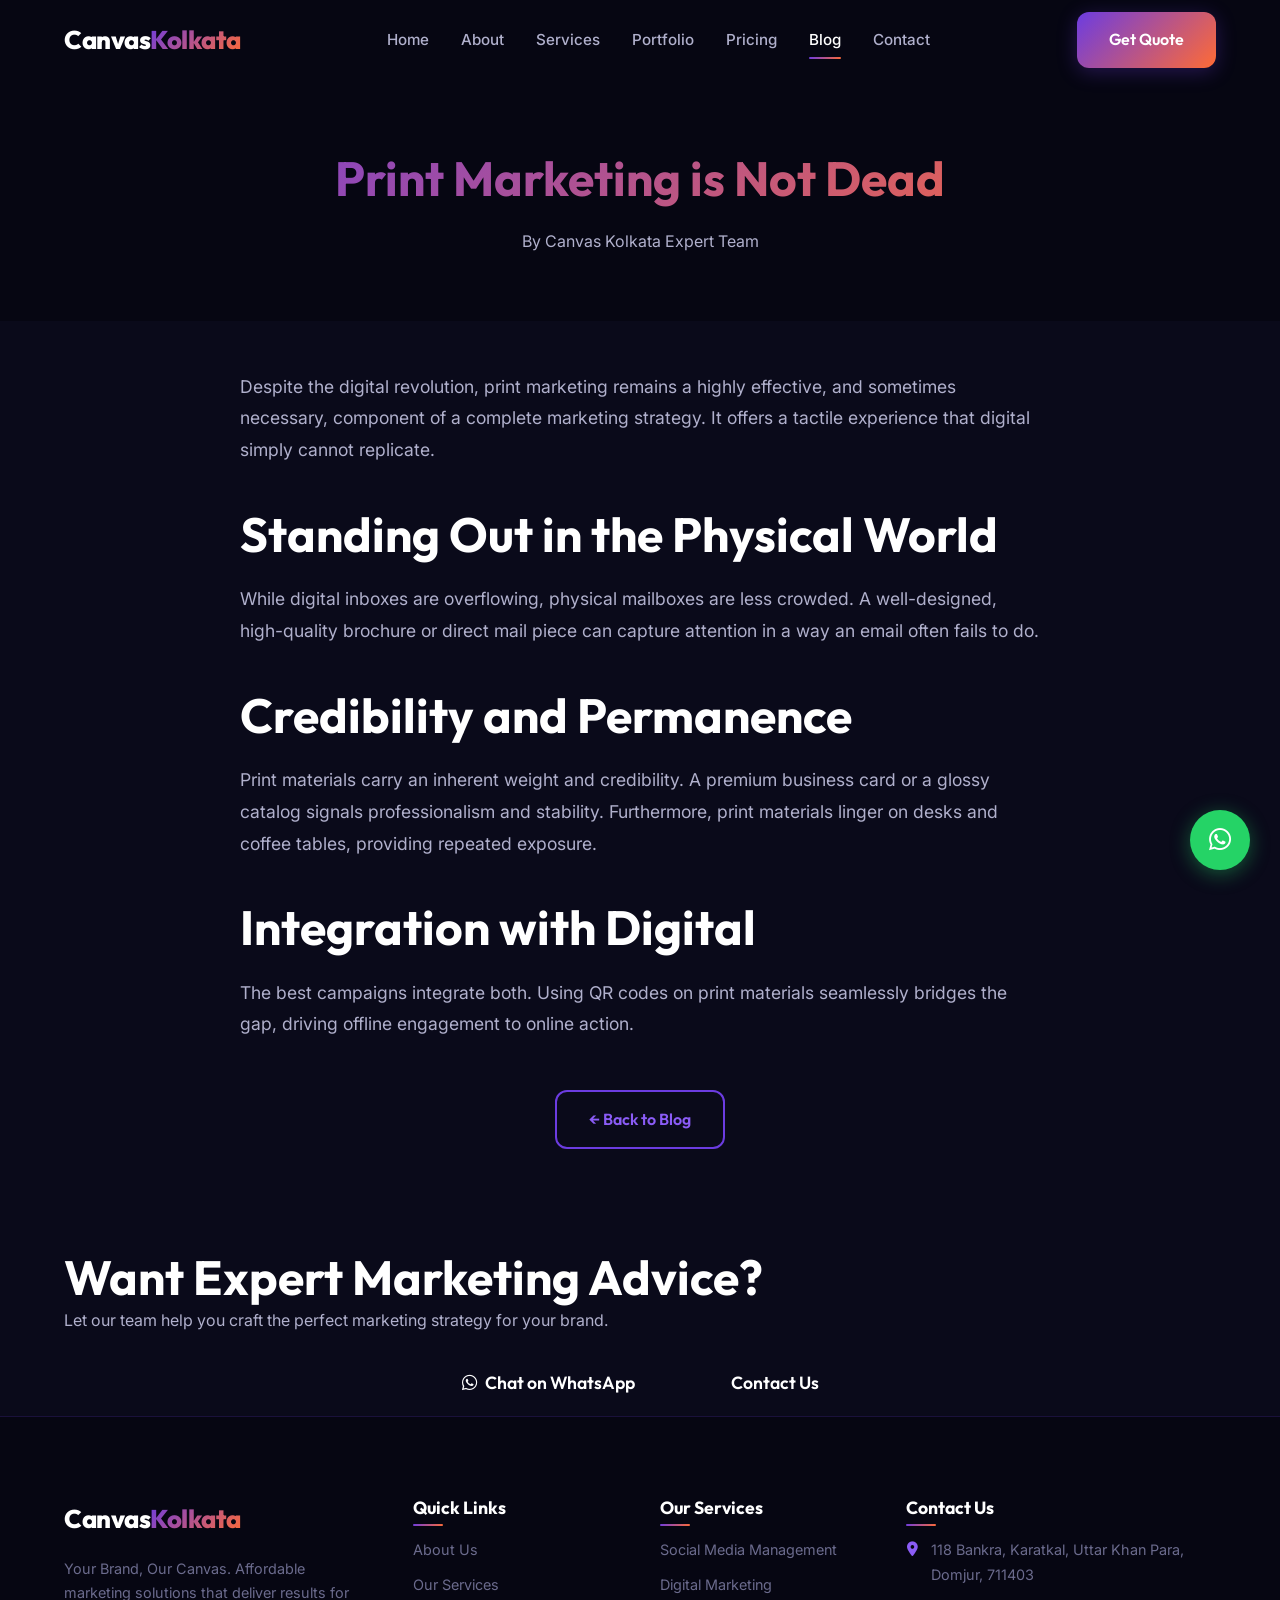
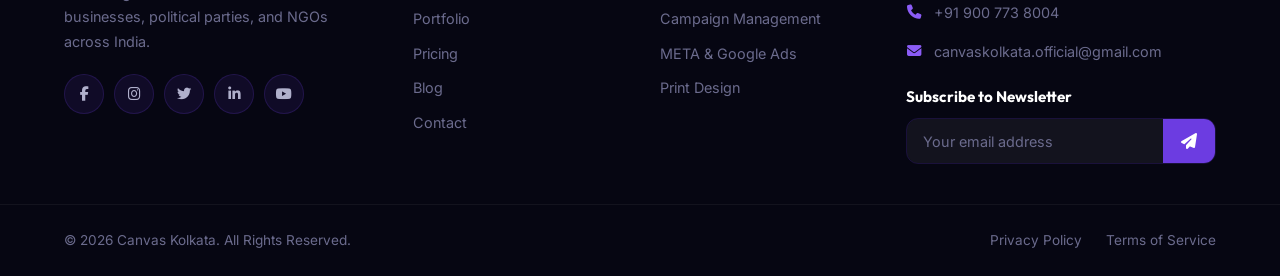
<file: blog-print-marketing.html>
<!DOCTYPE html>
<html lang="en">
<head>
  <meta charset="UTF-8">
  <meta name="viewport" content="width=device-width, initial-scale=1.0">
  <meta http-equiv="X-UA-Compatible" content="ie=edge">

  <!-- SEO Meta Tags -->
  <title>Blog | Canvas Kolkata — Marketing Tips, Strategies & Insights</title>
  <meta name="description" content="Read the latest marketing tips, digital strategy insights, and campaign management advice from Canvas Kolkata's expert team.">
  <meta name="keywords" content="marketing blog, digital marketing tips, social media strategy, campaign management advice, Canvas Kolkata blog, marketing insights Kolkata">
  <meta name="author" content="Canvas Kolkata">
  <meta name="robots" content="index, follow">
  <link rel="canonical" href="https://canvaskolkata.com/blog.html">

  <!-- Open Graph -->
  <meta property="og:title" content="Blog | Canvas Kolkata — Marketing Tips, Strategies & Insights">
  <meta property="og:description" content="Read the latest marketing tips, digital strategy insights, and campaign management advice from Canvas Kolkata's expert team.">
  <meta property="og:type" content="website">
  <meta property="og:url" content="https://canvaskolkata.com/blog.html">
  <meta property="og:site_name" content="Canvas Kolkata">
  <meta property="og:locale" content="en_IN">

  <!-- Twitter Card -->
  <meta name="twitter:card" content="summary_large_image">
  <meta name="twitter:title" content="Blog | Canvas Kolkata — Marketing Tips, Strategies & Insights">
  <meta name="twitter:description" content="Read the latest marketing tips, digital strategy insights, and campaign management advice from Canvas Kolkata's expert team.">

  <!-- Google Fonts -->
  <link rel="preconnect" href="https://fonts.googleapis.com">
  <link rel="preconnect" href="https://fonts.gstatic.com" crossorigin>
  <link href="https://fonts.googleapis.com/css2?family=Inter:wght@300;400;500;600;700&family=Outfit:wght@400;500;600;700;800;900&display=swap" rel="stylesheet">

  <!-- Font Awesome -->
  <link rel="stylesheet" href="https://cdnjs.cloudflare.com/ajax/libs/font-awesome/6.5.1/css/all.min.css">

  <!-- Stylesheets -->
  <link rel="stylesheet" href="css/style.css">
  <link rel="stylesheet" href="css/animations.css">
  <link rel="stylesheet" href="css/responsive.css">

<style>
.blog-post-header {
    padding: 150px 0 50px;
    background: var(--darker-bg);
    text-align: center;
}
.blog-post-title {
    font-size: 3rem;
    margin-bottom: 20px;
}
.blog-post-content {
    padding: 50px 0 100px;
    max-width: 800px;
    margin: 0 auto;
}
.blog-post-content h2 {
    margin-top: 40px;
    margin-bottom: 20px;
    color: var(--text-primary);
}
.blog-post-content p {
    margin-bottom: 20px;
    line-height: 1.8;
    color: var(--text-secondary);
    font-size: 1.1rem;
}
</style>
</head>
<body>

  <!-- Preloader -->
  <div class="preloader" id="preloader">
    <div class="preloader-spinner"></div>
  </div>

  <!-- Navbar -->
  <nav class="navbar" id="navbar">
    <div class="container">
      <a href="index.html" class="nav-logo">
      <span class="logo-text">Canvas<span class="logo-accent">Kolkata</span></span>
    </a>
      <div class="nav-menu" id="nav-menu">
        <a href="index.html" class="nav-link">Home</a>
        <a href="about.html" class="nav-link">About</a>
        <a href="services.html" class="nav-link">Services</a>
        <a href="portfolio.html" class="nav-link">Portfolio</a>
        <a href="pricing.html" class="nav-link">Pricing</a>
        <a href="blog.html" class="nav-link active">Blog</a>
        <a href="contact.html" class="nav-link">Contact</a>
      </div>
      <a href="https://wa.me/919007738004?text=Hi%20Canvas%20Kolkata!%20I'm%20interested%20in%20your%20services." class="nav-cta btn btn-primary" target="_blank" rel="noopener">Get Quote</a>
      <div class="nav-toggle" id="nav-toggle">
        <span></span><span></span><span></span>
      </div>
    </div>
  </nav>
    <section class="blog-post-header">
        <div class="container">
            <h1 class="blog-post-title gradient-text">Print Marketing is Not Dead</h1>
            <p class="text-muted">By Canvas Kolkata Expert Team</p>
        </div>
    </section>
    <section class="blog-post-content container">
        
            <p>Despite the digital revolution, print marketing remains a highly effective, and sometimes necessary, component of a complete marketing strategy. It offers a tactile experience that digital simply cannot replicate.</p>
            <h2>Standing Out in the Physical World</h2>
            <p>While digital inboxes are overflowing, physical mailboxes are less crowded. A well-designed, high-quality brochure or direct mail piece can capture attention in a way an email often fails to do.</p>
            <h2>Credibility and Permanence</h2>
            <p>Print materials carry an inherent weight and credibility. A premium business card or a glossy catalog signals professionalism and stability. Furthermore, print materials linger on desks and coffee tables, providing repeated exposure.</p>
            <h2>Integration with Digital</h2>
            <p>The best campaigns integrate both. Using QR codes on print materials seamlessly bridges the gap, driving offline engagement to online action.</p>
        
        <div style="margin-top: 50px; text-align: center;">
            <a href="blog.html" class="btn btn-outline">← Back to Blog</a>
        </div>
    </section>
    <section class="cta-banner">
    <div class="container">
      <div class="cta-content reveal">
        <h2>Want Expert Marketing Advice?</h2>
        <p>Let our team help you craft the perfect marketing strategy for your brand.</p>
        <div class="cta-buttons">
          <a href="https://wa.me/919007738004?text=Hi%20Canvas%20Kolkata!%20I'm%20interested%20in%20your%20services." class="btn btn-light btn-large" target="_blank" rel="noopener"><i class="fab fa-whatsapp"></i> Chat on WhatsApp</a>
          <a href="contact.html" class="btn btn-outline-light btn-large">Contact Us</a>
        </div>
      </div>
    </div>
  </section>

  <!-- Footer -->
  <footer class="footer">
    <div class="footer-top">
      <div class="container">
        <div class="footer-grid">
          <div class="footer-col">
            <a href="index.html" class="footer-logo">
            <span class="logo-text">Canvas<span class="logo-accent">Kolkata</span></span>
          </a>
            <p class="footer-desc">Your Brand, Our Canvas. Affordable marketing solutions that deliver results for businesses, political parties, and NGOs across India.</p>
            <div class="footer-socials">
              <a href="#" aria-label="Facebook"><i class="fab fa-facebook-f"></i></a>
              <a href="#" aria-label="Instagram"><i class="fab fa-instagram"></i></a>
              <a href="#" aria-label="Twitter"><i class="fab fa-twitter"></i></a>
              <a href="#" aria-label="LinkedIn"><i class="fab fa-linkedin-in"></i></a>
              <a href="#" aria-label="YouTube"><i class="fab fa-youtube"></i></a>
            </div>
          </div>
          <div class="footer-col">
            <h4>Quick Links</h4>
            <ul class="footer-links">
              <li><a href="about.html">About Us</a></li>
              <li><a href="services.html">Our Services</a></li>
              <li><a href="portfolio.html">Portfolio</a></li>
              <li><a href="pricing.html">Pricing</a></li>
              <li><a href="blog.html">Blog</a></li>
              <li><a href="contact.html">Contact</a></li>
            </ul>
          </div>
          <div class="footer-col">
            <h4>Our Services</h4>
            <ul class="footer-links">
              <li><a href="services.html">Social Media Management</a></li>
              <li><a href="services.html">Digital Marketing</a></li>
              <li><a href="services.html">Campaign Management</a></li>
              <li><a href="services.html">META &amp; Google Ads</a></li>
              <li><a href="services.html">Print Design</a></li>
            </ul>
          </div>
          <div class="footer-col">
            <h4>Contact Us</h4>
            <ul class="footer-contact">
              <li><i class="fas fa-map-marker-alt"></i> 118 Bankra, Karatkal, Uttar Khan Para, Domjur, 711403</li>
              <li><i class="fas fa-phone"></i> <a href="tel:+919007738004">+91 900 773 8004</a></li>
              <li><i class="fas fa-envelope"></i> <a href="mailto:canvaskolkata.official@gmail.com">canvaskolkata.official@gmail.com</a></li>
            </ul>
            <div class="footer-newsletter">
              <h5>Subscribe to Newsletter</h5>
              <form class="newsletter-form" id="newsletter-form">
                <input type="email" placeholder="Your email address" required>
                <button type="submit"><i class="fas fa-paper-plane"></i></button>
              </form>
            </div>
          </div>
        </div>
      </div>
    </div>
    <div class="footer-bottom">
      <div class="container">
        <p>&copy; <span id="current-year">2026</span> Canvas Kolkata. All Rights Reserved.</p>
        <div class="footer-bottom-links">
          <a href="#">Privacy Policy</a>
          <a href="#">Terms of Service</a>
        </div>
      </div>
    </div>
  </footer>

  <!-- WhatsApp Float + Back to Top -->
  <a href="https://wa.me/919007738004?text=Hi%20Canvas%20Kolkata!%20I'm%20interested%20in%20your%20services." class="whatsapp-float" id="whatsapp-float" target="_blank" rel="noopener noreferrer" aria-label="Chat on WhatsApp">
    <i class="fab fa-whatsapp"></i>
    <span class="whatsapp-tooltip">Chat with us!</span>
  </a>
  <button class="back-to-top" id="back-to-top" aria-label="Back to top">
    <i class="fas fa-chevron-up"></i>
  </button>

  <!-- Scripts -->
  <script src="js/main.js"></script>
  <script src="js/counter.js"></script>
  <script src="js/form.js"></script>
</body>
</html>
</file>
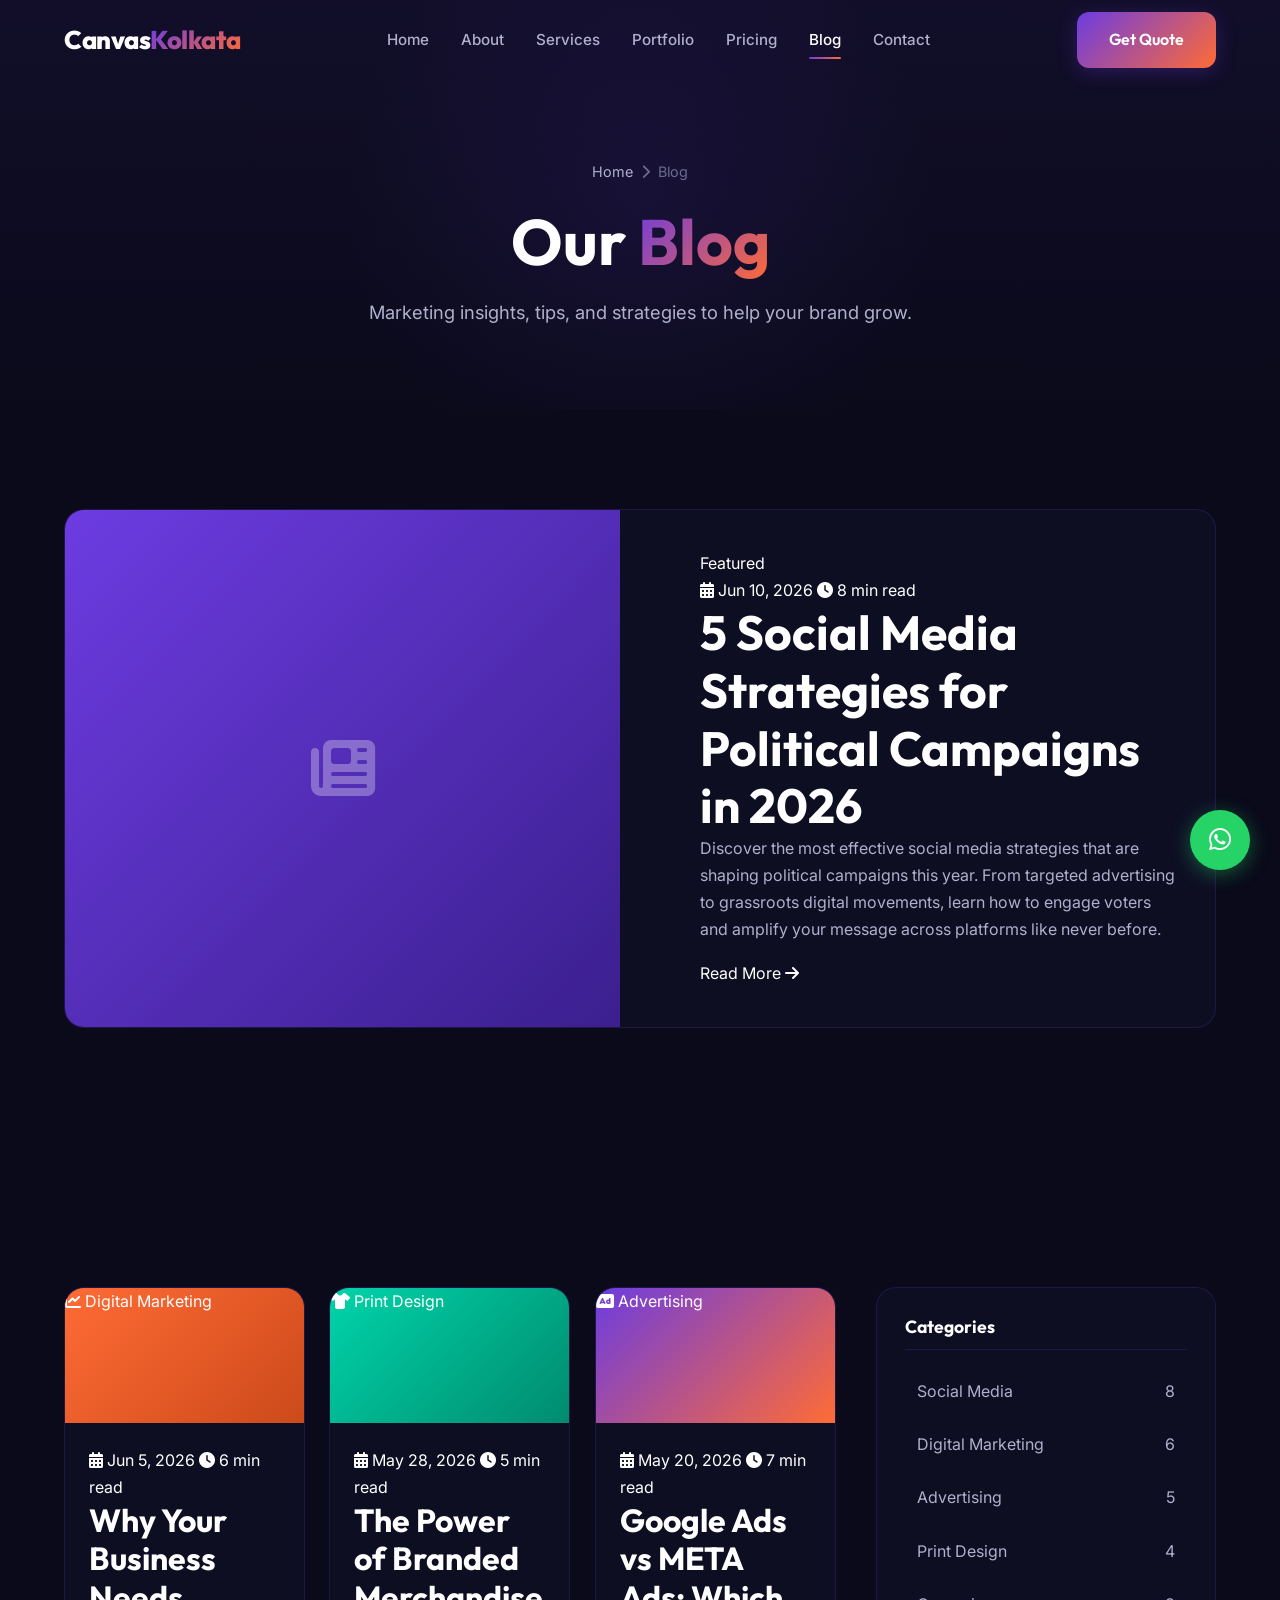
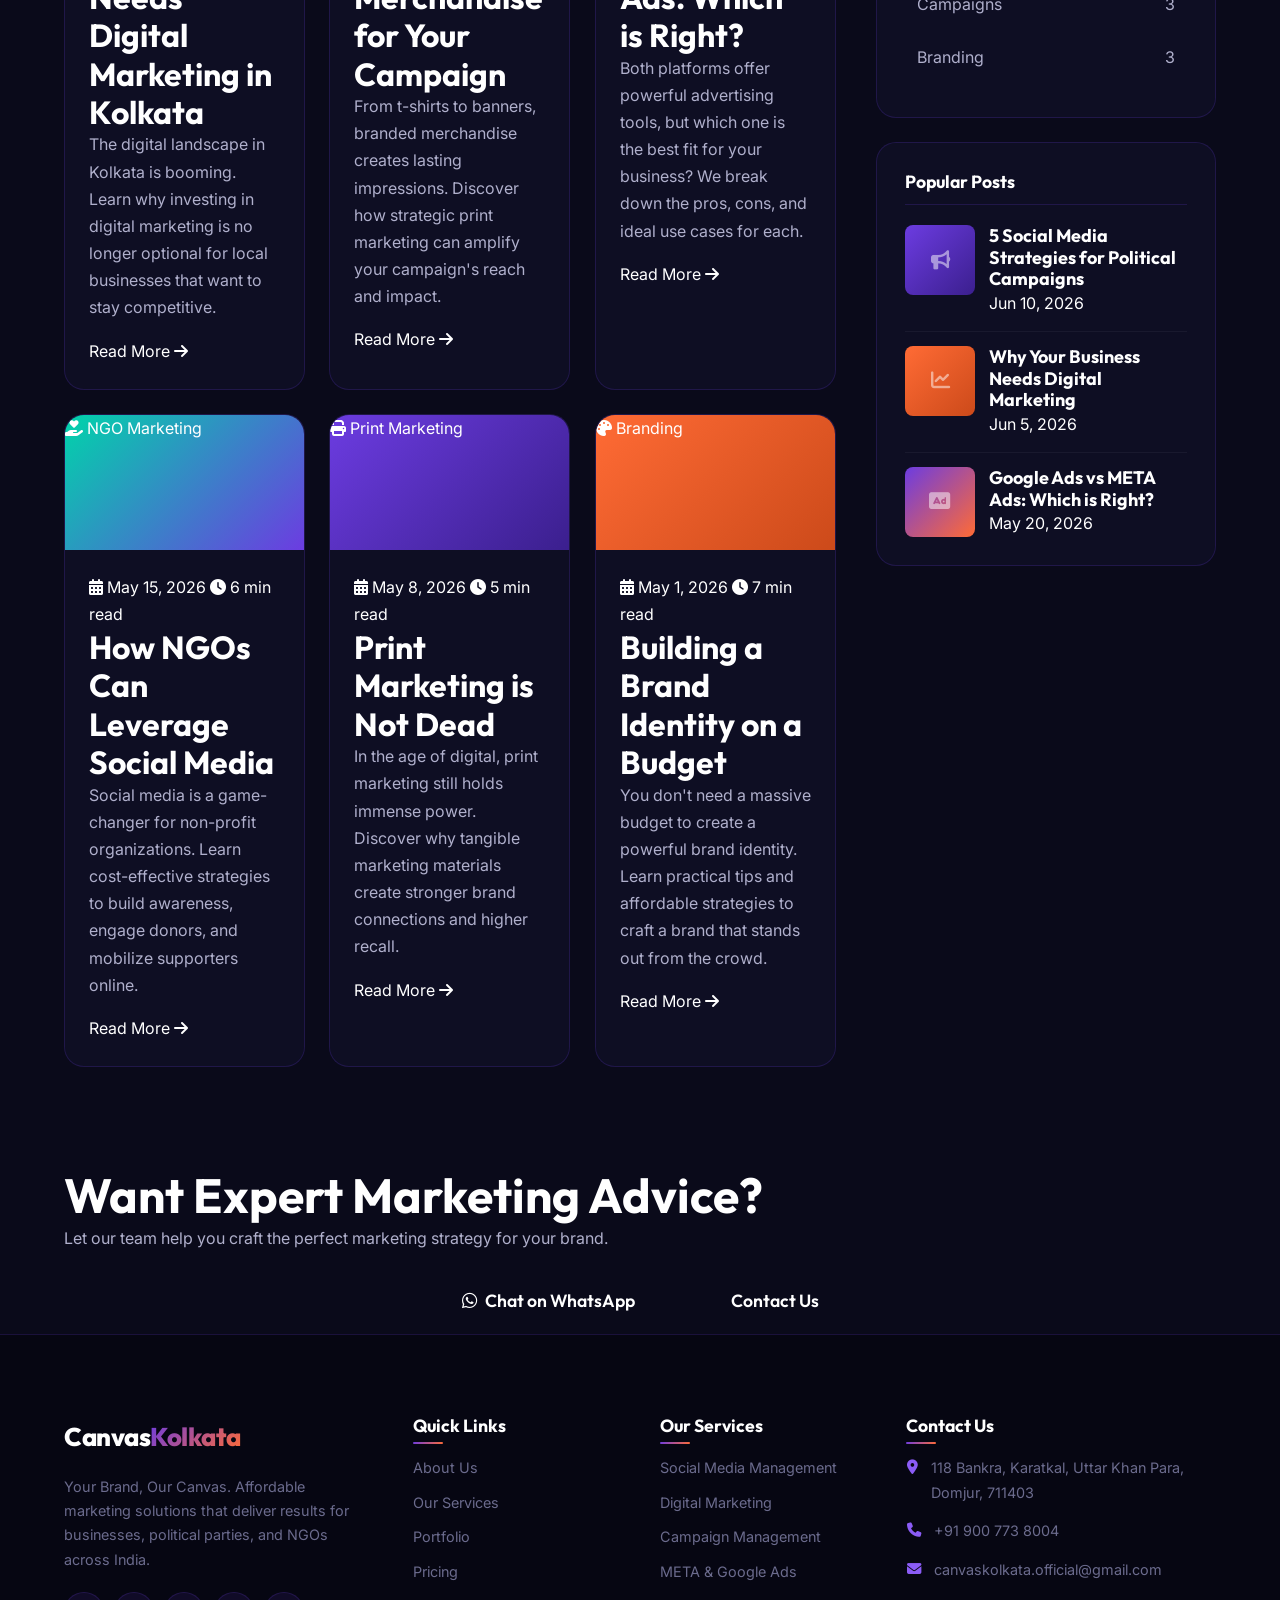
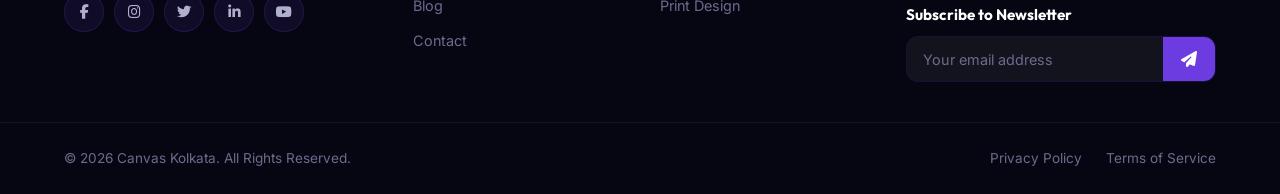
<file: blog.html>
<!DOCTYPE html>
<html lang="en">
<head>
  <meta charset="UTF-8">
  <meta name="viewport" content="width=device-width, initial-scale=1.0">
  <meta http-equiv="X-UA-Compatible" content="ie=edge">

  <!-- SEO Meta Tags -->
  <title>Blog | Canvas Kolkata — Marketing Tips, Strategies & Insights</title>
  <meta name="description" content="Read the latest marketing tips, digital strategy insights, and campaign management advice from Canvas Kolkata's expert team.">
  <meta name="keywords" content="marketing blog, digital marketing tips, social media strategy, campaign management advice, Canvas Kolkata blog, marketing insights Kolkata">
  <meta name="author" content="Canvas Kolkata">
  <meta name="robots" content="index, follow">
  <link rel="canonical" href="https://canvaskolkata.com/blog.html">

  <!-- Open Graph -->
  <meta property="og:title" content="Blog | Canvas Kolkata — Marketing Tips, Strategies & Insights">
  <meta property="og:description" content="Read the latest marketing tips, digital strategy insights, and campaign management advice from Canvas Kolkata's expert team.">
  <meta property="og:type" content="website">
  <meta property="og:url" content="https://canvaskolkata.com/blog.html">
  <meta property="og:site_name" content="Canvas Kolkata">
  <meta property="og:locale" content="en_IN">

  <!-- Twitter Card -->
  <meta name="twitter:card" content="summary_large_image">
  <meta name="twitter:title" content="Blog | Canvas Kolkata — Marketing Tips, Strategies & Insights">
  <meta name="twitter:description" content="Read the latest marketing tips, digital strategy insights, and campaign management advice from Canvas Kolkata's expert team.">

  <!-- Google Fonts -->
  <link rel="preconnect" href="https://fonts.googleapis.com">
  <link rel="preconnect" href="https://fonts.gstatic.com" crossorigin>
  <link href="https://fonts.googleapis.com/css2?family=Inter:wght@300;400;500;600;700&family=Outfit:wght@400;500;600;700;800;900&display=swap" rel="stylesheet">

  <!-- Font Awesome -->
  <link rel="stylesheet" href="https://cdnjs.cloudflare.com/ajax/libs/font-awesome/6.5.1/css/all.min.css">

  <!-- Stylesheets -->
  <link rel="stylesheet" href="css/style.css">
  <link rel="stylesheet" href="css/animations.css">
  <link rel="stylesheet" href="css/responsive.css">
</head>
<body>

  <!-- Preloader -->
  <div class="preloader" id="preloader">
    <div class="preloader-spinner"></div>
  </div>

  <!-- Navbar -->
  <nav class="navbar" id="navbar">
    <div class="container">
      <a href="index.html" class="nav-logo">
      <span class="logo-text">Canvas<span class="logo-accent">Kolkata</span></span>
    </a>
      <div class="nav-menu" id="nav-menu">
        <a href="index.html" class="nav-link">Home</a>
        <a href="about.html" class="nav-link">About</a>
        <a href="services.html" class="nav-link">Services</a>
        <a href="portfolio.html" class="nav-link">Portfolio</a>
        <a href="pricing.html" class="nav-link">Pricing</a>
        <a href="blog.html" class="nav-link active">Blog</a>
        <a href="contact.html" class="nav-link">Contact</a>
      </div>
      <a href="https://wa.me/919007738004?text=Hi%20Canvas%20Kolkata!%20I'm%20interested%20in%20your%20services." class="nav-cta btn btn-primary" target="_blank" rel="noopener">Get Quote</a>
      <div class="nav-toggle" id="nav-toggle">
        <span></span><span></span><span></span>
      </div>
    </div>
  </nav>

  <!-- Page Header -->
  <section class="page-header">
    <div class="container">
      <div class="page-header-content">
        <nav class="breadcrumb" aria-label="Breadcrumb">
          <a href="index.html">Home</a>
          <span class="breadcrumb-separator"><i class="fas fa-chevron-right"></i></span>
          <span class="breadcrumb-current">Blog</span>
        </nav>
        <h1 class="reveal">Our <span class="gradient-text">Blog</span></h1>
        <p class="page-header-subtitle reveal reveal-delay-1">Marketing insights, tips, and strategies to help your brand grow.</p>
      </div>
    </div>
  </section>

  <!-- Featured Post -->
  <section class="section blog-featured-section">
    <div class="container">
      <div class="blog-featured reveal">
        <div class="blog-featured-image" style="background: linear-gradient(135deg, #6C3CE1, #3B1F8E);">
          <i class="fas fa-newspaper"></i>
        </div>
        <div class="blog-featured-content">
          <span class="blog-category-badge">Featured</span>
          <div class="blog-meta">
            <span><i class="fas fa-calendar-alt"></i> Jun 10, 2026</span>
            <span><i class="fas fa-clock"></i> 8 min read</span>
          </div>
          <h2><a href="blog-political-campaigns.html">5 Social Media Strategies for Political Campaigns in 2026</a></h2>
          <p>Discover the most effective social media strategies that are shaping political campaigns this year. From targeted advertising to grassroots digital movements, learn how to engage voters and amplify your message across platforms like never before.</p>
          <a href="blog-political-campaigns.html" class="blog-read-more">Read More <i class="fas fa-arrow-right"></i></a>
        </div>
      </div>
    </div>
  </section>

  <!-- Blog Layout -->
  <section class="section blog-section">
    <div class="container">
      <div class="blog-layout">

        <!-- Blog Grid -->
        <div class="blog-grid">

          <!-- Post 1 -->
          <article class="blog-card reveal reveal-delay-1">
            <div class="blog-card-image" style="background: linear-gradient(135deg, #FF6B35, #CC4A1A);">
              <i class="fas fa-chart-line"></i>
              <span class="blog-category-badge">Digital Marketing</span>
            </div>
            <div class="blog-card-content">
              <div class="blog-meta">
                <span><i class="fas fa-calendar-alt"></i> Jun 5, 2026</span>
                <span><i class="fas fa-clock"></i> 6 min read</span>
              </div>
              <h3><a href="blog-digital-marketing.html">Why Your Business Needs Digital Marketing in Kolkata</a></h3>
              <p>The digital landscape in Kolkata is booming. Learn why investing in digital marketing is no longer optional for local businesses that want to stay competitive.</p>
              <a href="blog-digital-marketing.html" class="blog-read-more">Read More <i class="fas fa-arrow-right"></i></a>
            </div>
          </article>

          <!-- Post 2 -->
          <article class="blog-card reveal reveal-delay-2">
            <div class="blog-card-image" style="background: linear-gradient(135deg, #00D4AA, #008B6E);">
              <i class="fas fa-shirt"></i>
              <span class="blog-category-badge">Print Design</span>
            </div>
            <div class="blog-card-content">
              <div class="blog-meta">
                <span><i class="fas fa-calendar-alt"></i> May 28, 2026</span>
                <span><i class="fas fa-clock"></i> 5 min read</span>
              </div>
              <h3><a href="blog-branded-merchandise.html">The Power of Branded Merchandise for Your Campaign</a></h3>
              <p>From t-shirts to banners, branded merchandise creates lasting impressions. Discover how strategic print marketing can amplify your campaign's reach and impact.</p>
              <a href="blog-branded-merchandise.html" class="blog-read-more">Read More <i class="fas fa-arrow-right"></i></a>
            </div>
          </article>

          <!-- Post 3 -->
          <article class="blog-card reveal reveal-delay-3">
            <div class="blog-card-image" style="background: linear-gradient(135deg, #6C3CE1, #FF6B35);">
              <i class="fas fa-rectangle-ad"></i>
              <span class="blog-category-badge">Advertising</span>
            </div>
            <div class="blog-card-content">
              <div class="blog-meta">
                <span><i class="fas fa-calendar-alt"></i> May 20, 2026</span>
                <span><i class="fas fa-clock"></i> 7 min read</span>
              </div>
              <h3><a href="blog-google-vs-meta-ads.html">Google Ads vs META Ads: Which is Right?</a></h3>
              <p>Both platforms offer powerful advertising tools, but which one is the best fit for your business? We break down the pros, cons, and ideal use cases for each.</p>
              <a href="blog-google-vs-meta-ads.html" class="blog-read-more">Read More <i class="fas fa-arrow-right"></i></a>
            </div>
          </article>

          <!-- Post 4 -->
          <article class="blog-card reveal reveal-delay-4">
            <div class="blog-card-image" style="background: linear-gradient(135deg, #00D4AA, #6C3CE1);">
              <i class="fas fa-hand-holding-heart"></i>
              <span class="blog-category-badge">NGO Marketing</span>
            </div>
            <div class="blog-card-content">
              <div class="blog-meta">
                <span><i class="fas fa-calendar-alt"></i> May 15, 2026</span>
                <span><i class="fas fa-clock"></i> 6 min read</span>
              </div>
              <h3><a href="blog-ngo-social-media.html">How NGOs Can Leverage Social Media</a></h3>
              <p>Social media is a game-changer for non-profit organizations. Learn cost-effective strategies to build awareness, engage donors, and mobilize supporters online.</p>
              <a href="blog-ngo-social-media.html" class="blog-read-more">Read More <i class="fas fa-arrow-right"></i></a>
            </div>
          </article>

          <!-- Post 5 -->
          <article class="blog-card reveal reveal-delay-5">
            <div class="blog-card-image" style="background: linear-gradient(135deg, #6C3CE1, #3B1F8E);">
              <i class="fas fa-print"></i>
              <span class="blog-category-badge">Print Marketing</span>
            </div>
            <div class="blog-card-content">
              <div class="blog-meta">
                <span><i class="fas fa-calendar-alt"></i> May 8, 2026</span>
                <span><i class="fas fa-clock"></i> 5 min read</span>
              </div>
              <h3><a href="blog-print-marketing.html">Print Marketing is Not Dead</a></h3>
              <p>In the age of digital, print marketing still holds immense power. Discover why tangible marketing materials create stronger brand connections and higher recall.</p>
              <a href="blog-print-marketing.html" class="blog-read-more">Read More <i class="fas fa-arrow-right"></i></a>
            </div>
          </article>

          <!-- Post 6 -->
          <article class="blog-card reveal reveal-delay-6">
            <div class="blog-card-image" style="background: linear-gradient(135deg, #FF6B35, #CC4A1A);">
              <i class="fas fa-palette"></i>
              <span class="blog-category-badge">Branding</span>
            </div>
            <div class="blog-card-content">
              <div class="blog-meta">
                <span><i class="fas fa-calendar-alt"></i> May 1, 2026</span>
                <span><i class="fas fa-clock"></i> 7 min read</span>
              </div>
              <h3><a href="blog-brand-identity.html">Building a Brand Identity on a Budget</a></h3>
              <p>You don't need a massive budget to create a powerful brand identity. Learn practical tips and affordable strategies to craft a brand that stands out from the crowd.</p>
              <a href="blog-brand-identity.html" class="blog-read-more">Read More <i class="fas fa-arrow-right"></i></a>
            </div>
          </article>

        </div>

        <!-- Blog Sidebar -->
        <aside class="blog-sidebar">

          <!-- Categories Widget -->
          <div class="sidebar-widget reveal reveal-right">
            <h4 class="sidebar-widget-title">Categories</h4>
            <ul class="sidebar-categories">
              <li><a href="#">Social Media <span>8</span></a></li>
              <li><a href="#">Digital Marketing <span>6</span></a></li>
              <li><a href="#">Advertising <span>5</span></a></li>
              <li><a href="#">Print Design <span>4</span></a></li>
              <li><a href="#">Campaigns <span>3</span></a></li>
              <li><a href="#">Branding <span>3</span></a></li>
            </ul>
          </div>

          <!-- Popular Posts Widget -->
          <div class="sidebar-widget reveal reveal-right reveal-delay-1">
            <h4 class="sidebar-widget-title">Popular Posts</h4>
            <div class="sidebar-posts">
              <a href="#" class="sidebar-post">
                <div class="sidebar-post-thumb" style="background: linear-gradient(135deg, #6C3CE1, #3B1F8E);">
                  <i class="fas fa-bullhorn"></i>
                </div>
                <div class="sidebar-post-info">
                  <h5>5 Social Media Strategies for Political Campaigns</h5>
                  <span>Jun 10, 2026</span>
                </div>
              </a>
              <a href="#" class="sidebar-post">
                <div class="sidebar-post-thumb" style="background: linear-gradient(135deg, #FF6B35, #CC4A1A);">
                  <i class="fas fa-chart-line"></i>
                </div>
                <div class="sidebar-post-info">
                  <h5>Why Your Business Needs Digital Marketing</h5>
                  <span>Jun 5, 2026</span>
                </div>
              </a>
              <a href="#" class="sidebar-post">
                <div class="sidebar-post-thumb" style="background: linear-gradient(135deg, #6C3CE1, #FF6B35);">
                  <i class="fas fa-rectangle-ad"></i>
                </div>
                <div class="sidebar-post-info">
                  <h5>Google Ads vs META Ads: Which is Right?</h5>
                  <span>May 20, 2026</span>
                </div>
              </a>
            </div>
          </div>

        </aside>

      </div>
    </div>
  </section>

  <!-- CTA Banner -->
  <section class="cta-banner">
    <div class="container">
      <div class="cta-content reveal">
        <h2>Want Expert Marketing Advice?</h2>
        <p>Let our team help you craft the perfect marketing strategy for your brand.</p>
        <div class="cta-buttons">
          <a href="https://wa.me/919007738004?text=Hi%20Canvas%20Kolkata!%20I'm%20interested%20in%20your%20services." class="btn btn-light btn-large" target="_blank" rel="noopener"><i class="fab fa-whatsapp"></i> Chat on WhatsApp</a>
          <a href="contact.html" class="btn btn-outline-light btn-large">Contact Us</a>
        </div>
      </div>
    </div>
  </section>

  <!-- Footer -->
  <footer class="footer">
    <div class="footer-top">
      <div class="container">
        <div class="footer-grid">
          <div class="footer-col">
            <a href="index.html" class="footer-logo">
            <span class="logo-text">Canvas<span class="logo-accent">Kolkata</span></span>
          </a>
            <p class="footer-desc">Your Brand, Our Canvas. Affordable marketing solutions that deliver results for businesses, political parties, and NGOs across India.</p>
            <div class="footer-socials">
              <a href="#" aria-label="Facebook"><i class="fab fa-facebook-f"></i></a>
              <a href="#" aria-label="Instagram"><i class="fab fa-instagram"></i></a>
              <a href="#" aria-label="Twitter"><i class="fab fa-twitter"></i></a>
              <a href="#" aria-label="LinkedIn"><i class="fab fa-linkedin-in"></i></a>
              <a href="#" aria-label="YouTube"><i class="fab fa-youtube"></i></a>
            </div>
          </div>
          <div class="footer-col">
            <h4>Quick Links</h4>
            <ul class="footer-links">
              <li><a href="about.html">About Us</a></li>
              <li><a href="services.html">Our Services</a></li>
              <li><a href="portfolio.html">Portfolio</a></li>
              <li><a href="pricing.html">Pricing</a></li>
              <li><a href="blog.html">Blog</a></li>
              <li><a href="contact.html">Contact</a></li>
            </ul>
          </div>
          <div class="footer-col">
            <h4>Our Services</h4>
            <ul class="footer-links">
              <li><a href="services.html">Social Media Management</a></li>
              <li><a href="services.html">Digital Marketing</a></li>
              <li><a href="services.html">Campaign Management</a></li>
              <li><a href="services.html">META &amp; Google Ads</a></li>
              <li><a href="services.html">Print Design</a></li>
            </ul>
          </div>
          <div class="footer-col">
            <h4>Contact Us</h4>
            <ul class="footer-contact">
              <li><i class="fas fa-map-marker-alt"></i> 118 Bankra, Karatkal, Uttar Khan Para, Domjur, 711403</li>
              <li><i class="fas fa-phone"></i> <a href="tel:+919007738004">+91 900 773 8004</a></li>
              <li><i class="fas fa-envelope"></i> <a href="mailto:canvaskolkata.official@gmail.com">canvaskolkata.official@gmail.com</a></li>
            </ul>
            <div class="footer-newsletter">
              <h5>Subscribe to Newsletter</h5>
              <form class="newsletter-form" id="newsletter-form">
                <input type="email" placeholder="Your email address" required>
                <button type="submit"><i class="fas fa-paper-plane"></i></button>
              </form>
            </div>
          </div>
        </div>
      </div>
    </div>
    <div class="footer-bottom">
      <div class="container">
        <p>&copy; <span id="current-year">2026</span> Canvas Kolkata. All Rights Reserved.</p>
        <div class="footer-bottom-links">
          <a href="#">Privacy Policy</a>
          <a href="#">Terms of Service</a>
        </div>
      </div>
    </div>
  </footer>

  <!-- WhatsApp Float + Back to Top -->
  <a href="https://wa.me/919007738004?text=Hi%20Canvas%20Kolkata!%20I'm%20interested%20in%20your%20services." class="whatsapp-float" id="whatsapp-float" target="_blank" rel="noopener noreferrer" aria-label="Chat on WhatsApp">
    <i class="fab fa-whatsapp"></i>
    <span class="whatsapp-tooltip">Chat with us!</span>
  </a>
  <button class="back-to-top" id="back-to-top" aria-label="Back to top">
    <i class="fas fa-chevron-up"></i>
  </button>

  <!-- Scripts -->
  <script src="js/main.js"></script>
  <script src="js/counter.js"></script>
  <script src="js/form.js"></script>
</body>
</html>
</file>
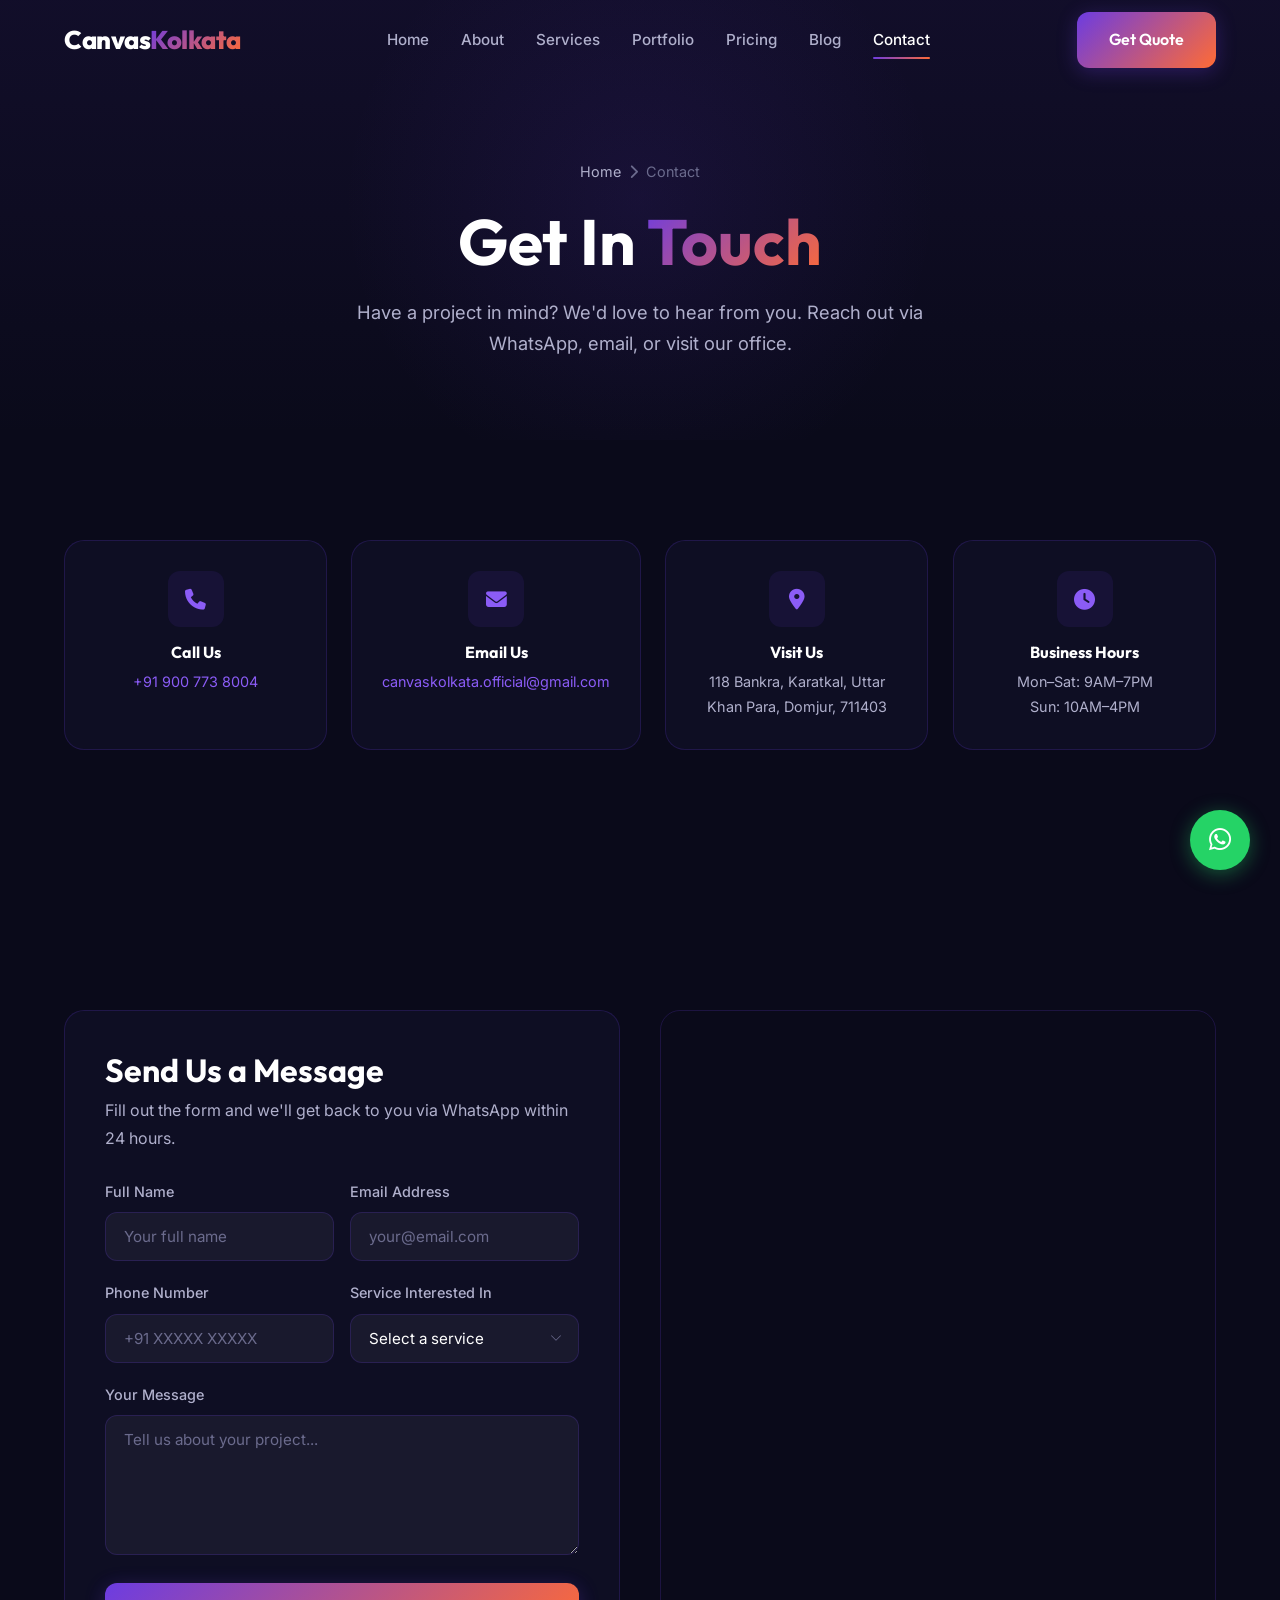
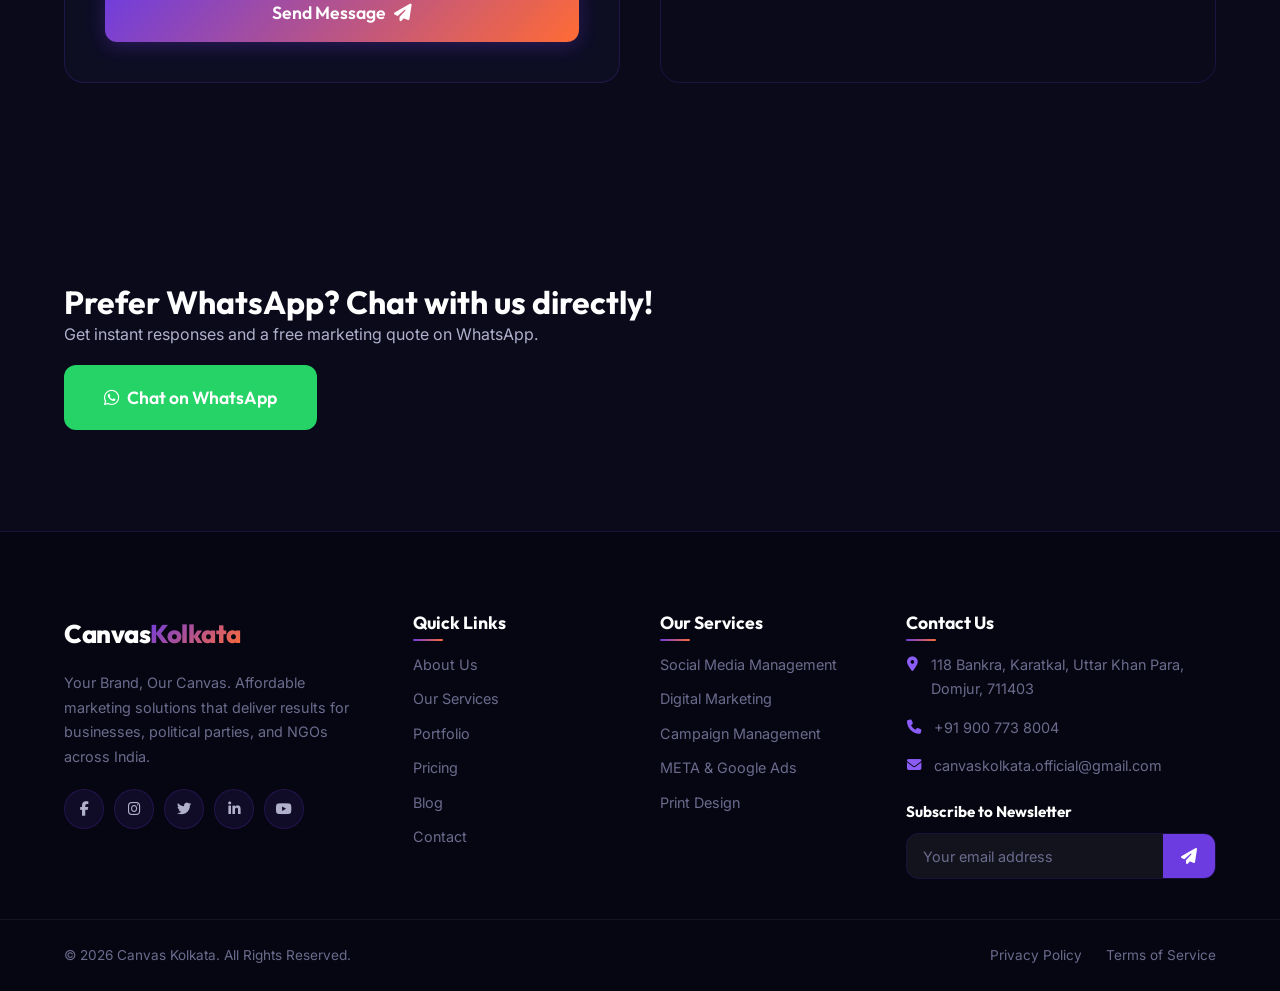
<file: contact.html>
<!DOCTYPE html>
<html lang="en">
<head>
  <meta charset="UTF-8">
  <meta name="viewport" content="width=device-width, initial-scale=1.0">
  <meta http-equiv="X-UA-Compatible" content="ie=edge">

  <!-- SEO Meta Tags -->
  <title>Contact Canvas Kolkata | Get a Free Marketing Quote</title>
  <meta name="description" content="Contact Canvas Kolkata for affordable marketing services. Call +91 900 773 8004, email us, or visit our Kolkata office. Get a free quote via WhatsApp today!">
  <meta name="keywords" content="contact Canvas Kolkata, marketing agency contact, free marketing quote, WhatsApp marketing, Kolkata marketing agency, Canvas Kolkata phone number">
  <meta name="author" content="Canvas Kolkata">
  <meta name="robots" content="index, follow">
  <link rel="canonical" href="https://canvaskolkata.com/contact.html">

  <!-- Open Graph -->
  <meta property="og:title" content="Contact Canvas Kolkata | Get a Free Marketing Quote">
  <meta property="og:description" content="Contact Canvas Kolkata for affordable marketing services. Call +91 900 773 8004, email us, or visit our Kolkata office. Get a free quote via WhatsApp today!">
  <meta property="og:type" content="website">
  <meta property="og:url" content="https://canvaskolkata.com/contact.html">
  <meta property="og:site_name" content="Canvas Kolkata">
  <meta property="og:locale" content="en_IN">

  <!-- Twitter Card -->
  <meta name="twitter:card" content="summary_large_image">
  <meta name="twitter:title" content="Contact Canvas Kolkata | Get a Free Marketing Quote">
  <meta name="twitter:description" content="Contact Canvas Kolkata for affordable marketing services. Call +91 900 773 8004, email us, or visit our Kolkata office. Get a free quote via WhatsApp today!">

  <!-- Google Fonts -->
  <link rel="preconnect" href="https://fonts.googleapis.com">
  <link rel="preconnect" href="https://fonts.gstatic.com" crossorigin>
  <link href="https://fonts.googleapis.com/css2?family=Inter:wght@300;400;500;600;700&family=Outfit:wght@400;500;600;700;800;900&display=swap" rel="stylesheet">

  <!-- Font Awesome -->
  <link rel="stylesheet" href="https://cdnjs.cloudflare.com/ajax/libs/font-awesome/6.5.1/css/all.min.css">

  <!-- Stylesheets -->
  <link rel="stylesheet" href="css/style.css">
  <link rel="stylesheet" href="css/animations.css">
  <link rel="stylesheet" href="css/responsive.css">
</head>
<body>

  <!-- Preloader -->
  <div class="preloader" id="preloader">
    <div class="preloader-spinner"></div>
  </div>

  <!-- Navbar -->
  <nav class="navbar" id="navbar">
    <div class="container">
      <a href="index.html" class="nav-logo">
      <span class="logo-text">Canvas<span class="logo-accent">Kolkata</span></span>
    </a>
      <div class="nav-menu" id="nav-menu">
        <a href="index.html" class="nav-link">Home</a>
        <a href="about.html" class="nav-link">About</a>
        <a href="services.html" class="nav-link">Services</a>
        <a href="portfolio.html" class="nav-link">Portfolio</a>
        <a href="pricing.html" class="nav-link">Pricing</a>
        <a href="blog.html" class="nav-link">Blog</a>
        <a href="contact.html" class="nav-link active">Contact</a>
      </div>
      <a href="https://wa.me/919007738004?text=Hi%20Canvas%20Kolkata!%20I'm%20interested%20in%20your%20services." class="nav-cta btn btn-primary" target="_blank" rel="noopener">Get Quote</a>
      <div class="nav-toggle" id="nav-toggle">
        <span></span><span></span><span></span>
      </div>
    </div>
  </nav>

  <!-- Page Header -->
  <section class="page-header">
    <div class="container">
      <div class="page-header-content">
        <nav class="breadcrumb" aria-label="Breadcrumb">
          <a href="index.html">Home</a>
          <span class="breadcrumb-separator"><i class="fas fa-chevron-right"></i></span>
          <span class="breadcrumb-current">Contact</span>
        </nav>
        <h1 class="reveal">Get In <span class="gradient-text">Touch</span></h1>
        <p class="page-header-subtitle reveal reveal-delay-1">Have a project in mind? We'd love to hear from you. Reach out via WhatsApp, email, or visit our office.</p>
      </div>
    </div>
  </section>

  <!-- Contact Cards -->
  <section class="section contact-cards-section">
    <div class="container">
      <div class="contact-cards">

        <div class="contact-card reveal reveal-delay-1">
          <div class="contact-card-icon">
            <i class="fas fa-phone"></i>
          </div>
          <h4>Call Us</h4>
          <p><a href="tel:+919007738004">+91 900 773 8004</a></p>
        </div>

        <div class="contact-card reveal reveal-delay-2">
          <div class="contact-card-icon">
            <i class="fas fa-envelope"></i>
          </div>
          <h4>Email Us</h4>
          <p><a href="mailto:canvaskolkata.official@gmail.com">canvaskolkata.official@gmail.com</a></p>
        </div>

        <div class="contact-card reveal reveal-delay-3">
          <div class="contact-card-icon">
            <i class="fas fa-map-marker-alt"></i>
          </div>
          <h4>Visit Us</h4>
          <p>118 Bankra, Karatkal, Uttar Khan Para, Domjur, 711403</p>
        </div>

        <div class="contact-card reveal reveal-delay-4">
          <div class="contact-card-icon">
            <i class="fas fa-clock"></i>
          </div>
          <h4>Business Hours</h4>
          <p>Mon–Sat: 9AM–7PM<br>Sun: 10AM–4PM</p>
        </div>

      </div>
    </div>
  </section>

  <!-- Contact Grid: Form + Map -->
  <section class="section contact-main-section">
    <div class="container">
      <div class="contact-grid">

        <!-- Contact Form -->
        <div class="contact-form reveal reveal-left">
          <h3>Send Us a Message</h3>
          <p>Fill out the form and we'll get back to you via WhatsApp within 24 hours.</p>
          <form class="form-inner" id="contact-form">
            <div class="form-row">
              <div class="form-group">
                <label for="contact-name">Full Name</label>
                <input type="text" id="contact-name" name="name" placeholder="Your full name" required>
                <span class="form-error"></span>
              </div>
              <div class="form-group">
                <label for="contact-email">Email Address</label>
                <input type="email" id="contact-email" name="email" placeholder="your@email.com" required>
                <span class="form-error"></span>
              </div>
            </div>
            <div class="form-row">
              <div class="form-group">
                <label for="contact-phone">Phone Number</label>
                <input type="tel" id="contact-phone" name="phone" placeholder="+91 XXXXX XXXXX" required>
                <span class="form-error"></span>
              </div>
              <div class="form-group">
                <label for="contact-service">Service Interested In</label>
                <select id="contact-service" name="service" required>
                  <option value="">Select a service</option>
                  <option value="Social Media Management">Social Media Management</option>
                  <option value="Digital Marketing & SEO">Digital Marketing &amp; SEO</option>
                  <option value="Campaign Management">Campaign Management</option>
                  <option value="META & Google Ads">META &amp; Google Ads</option>
                  <option value="Print Design & Merchandise">Print Design &amp; Merchandise</option>
                  <option value="Brand Strategy">Brand Strategy</option>
                  <option value="Other">Other</option>
                </select>
                <span class="form-error"></span>
              </div>
            </div>
            <div class="form-group">
              <label for="contact-message">Your Message</label>
              <textarea id="contact-message" name="message" rows="5" placeholder="Tell us about your project..." required></textarea>
              <span class="form-error"></span>
            </div>
            <button type="submit" class="btn btn-primary btn-large" style="width: 100%;">Send Message <i class="fas fa-paper-plane"></i></button>
          </form>
          <div class="form-success" id="form-success">
            <div class="form-success-icon"><i class="fas fa-check-circle"></i></div>
            <h4>Message Sent!</h4>
            <p>Redirecting you to WhatsApp...</p>
          </div>
        </div>

        <!-- Contact Map -->
        <div class="contact-map reveal reveal-right">
          <iframe src="https://maps.google.com/maps?q=Domjur+Howrah+711403+India&t=&z=14&ie=UTF8&iwloc=&output=embed" width="100%" height="100%" style="border:0; min-height: 500px;" allowfullscreen loading="lazy" title="Canvas Kolkata Location"></iframe>
        </div>

      </div>
    </div>
  </section>

  <!-- WhatsApp CTA -->
  <section class="section whatsapp-cta-section">
    <div class="container">
      <div class="whatsapp-cta reveal">
        <h3>Prefer WhatsApp? Chat with us directly!</h3>
        <p>Get instant responses and a free marketing quote on WhatsApp.</p>
        <a href="https://wa.me/919007738004?text=Hi%20Canvas%20Kolkata!%20I'm%20interested%20in%20your%20services." class="btn btn-whatsapp btn-large" target="_blank" rel="noopener">
          <i class="fab fa-whatsapp"></i> Chat on WhatsApp
        </a>
      </div>
    </div>
  </section>

  <!-- Footer -->
  <footer class="footer">
    <div class="footer-top">
      <div class="container">
        <div class="footer-grid">
          <div class="footer-col">
            <a href="index.html" class="footer-logo">
            <span class="logo-text">Canvas<span class="logo-accent">Kolkata</span></span>
          </a>
            <p class="footer-desc">Your Brand, Our Canvas. Affordable marketing solutions that deliver results for businesses, political parties, and NGOs across India.</p>
            <div class="footer-socials">
              <a href="#" aria-label="Facebook"><i class="fab fa-facebook-f"></i></a>
              <a href="#" aria-label="Instagram"><i class="fab fa-instagram"></i></a>
              <a href="#" aria-label="Twitter"><i class="fab fa-twitter"></i></a>
              <a href="#" aria-label="LinkedIn"><i class="fab fa-linkedin-in"></i></a>
              <a href="#" aria-label="YouTube"><i class="fab fa-youtube"></i></a>
            </div>
          </div>
          <div class="footer-col">
            <h4>Quick Links</h4>
            <ul class="footer-links">
              <li><a href="about.html">About Us</a></li>
              <li><a href="services.html">Our Services</a></li>
              <li><a href="portfolio.html">Portfolio</a></li>
              <li><a href="pricing.html">Pricing</a></li>
              <li><a href="blog.html">Blog</a></li>
              <li><a href="contact.html">Contact</a></li>
            </ul>
          </div>
          <div class="footer-col">
            <h4>Our Services</h4>
            <ul class="footer-links">
              <li><a href="services.html">Social Media Management</a></li>
              <li><a href="services.html">Digital Marketing</a></li>
              <li><a href="services.html">Campaign Management</a></li>
              <li><a href="services.html">META &amp; Google Ads</a></li>
              <li><a href="services.html">Print Design</a></li>
            </ul>
          </div>
          <div class="footer-col">
            <h4>Contact Us</h4>
            <ul class="footer-contact">
              <li><i class="fas fa-map-marker-alt"></i> 118 Bankra, Karatkal, Uttar Khan Para, Domjur, 711403</li>
              <li><i class="fas fa-phone"></i> <a href="tel:+919007738004">+91 900 773 8004</a></li>
              <li><i class="fas fa-envelope"></i> <a href="mailto:canvaskolkata.official@gmail.com">canvaskolkata.official@gmail.com</a></li>
            </ul>
            <div class="footer-newsletter">
              <h5>Subscribe to Newsletter</h5>
              <form class="newsletter-form" id="newsletter-form">
                <input type="email" placeholder="Your email address" required>
                <button type="submit"><i class="fas fa-paper-plane"></i></button>
              </form>
            </div>
          </div>
        </div>
      </div>
    </div>
    <div class="footer-bottom">
      <div class="container">
        <p>&copy; <span id="current-year">2026</span> Canvas Kolkata. All Rights Reserved.</p>
        <div class="footer-bottom-links">
          <a href="#">Privacy Policy</a>
          <a href="#">Terms of Service</a>
        </div>
      </div>
    </div>
  </footer>

  <!-- WhatsApp Float + Back to Top -->
  <a href="https://wa.me/919007738004?text=Hi%20Canvas%20Kolkata!%20I'm%20interested%20in%20your%20services." class="whatsapp-float" id="whatsapp-float" target="_blank" rel="noopener noreferrer" aria-label="Chat on WhatsApp">
    <i class="fab fa-whatsapp"></i>
    <span class="whatsapp-tooltip">Chat with us!</span>
  </a>
  <button class="back-to-top" id="back-to-top" aria-label="Back to top">
    <i class="fas fa-chevron-up"></i>
  </button>

  <!-- Scripts -->
  <script src="js/main.js"></script>
  <script src="js/counter.js"></script>
  <script src="js/form.js"></script>
</body>
</html>
</file>
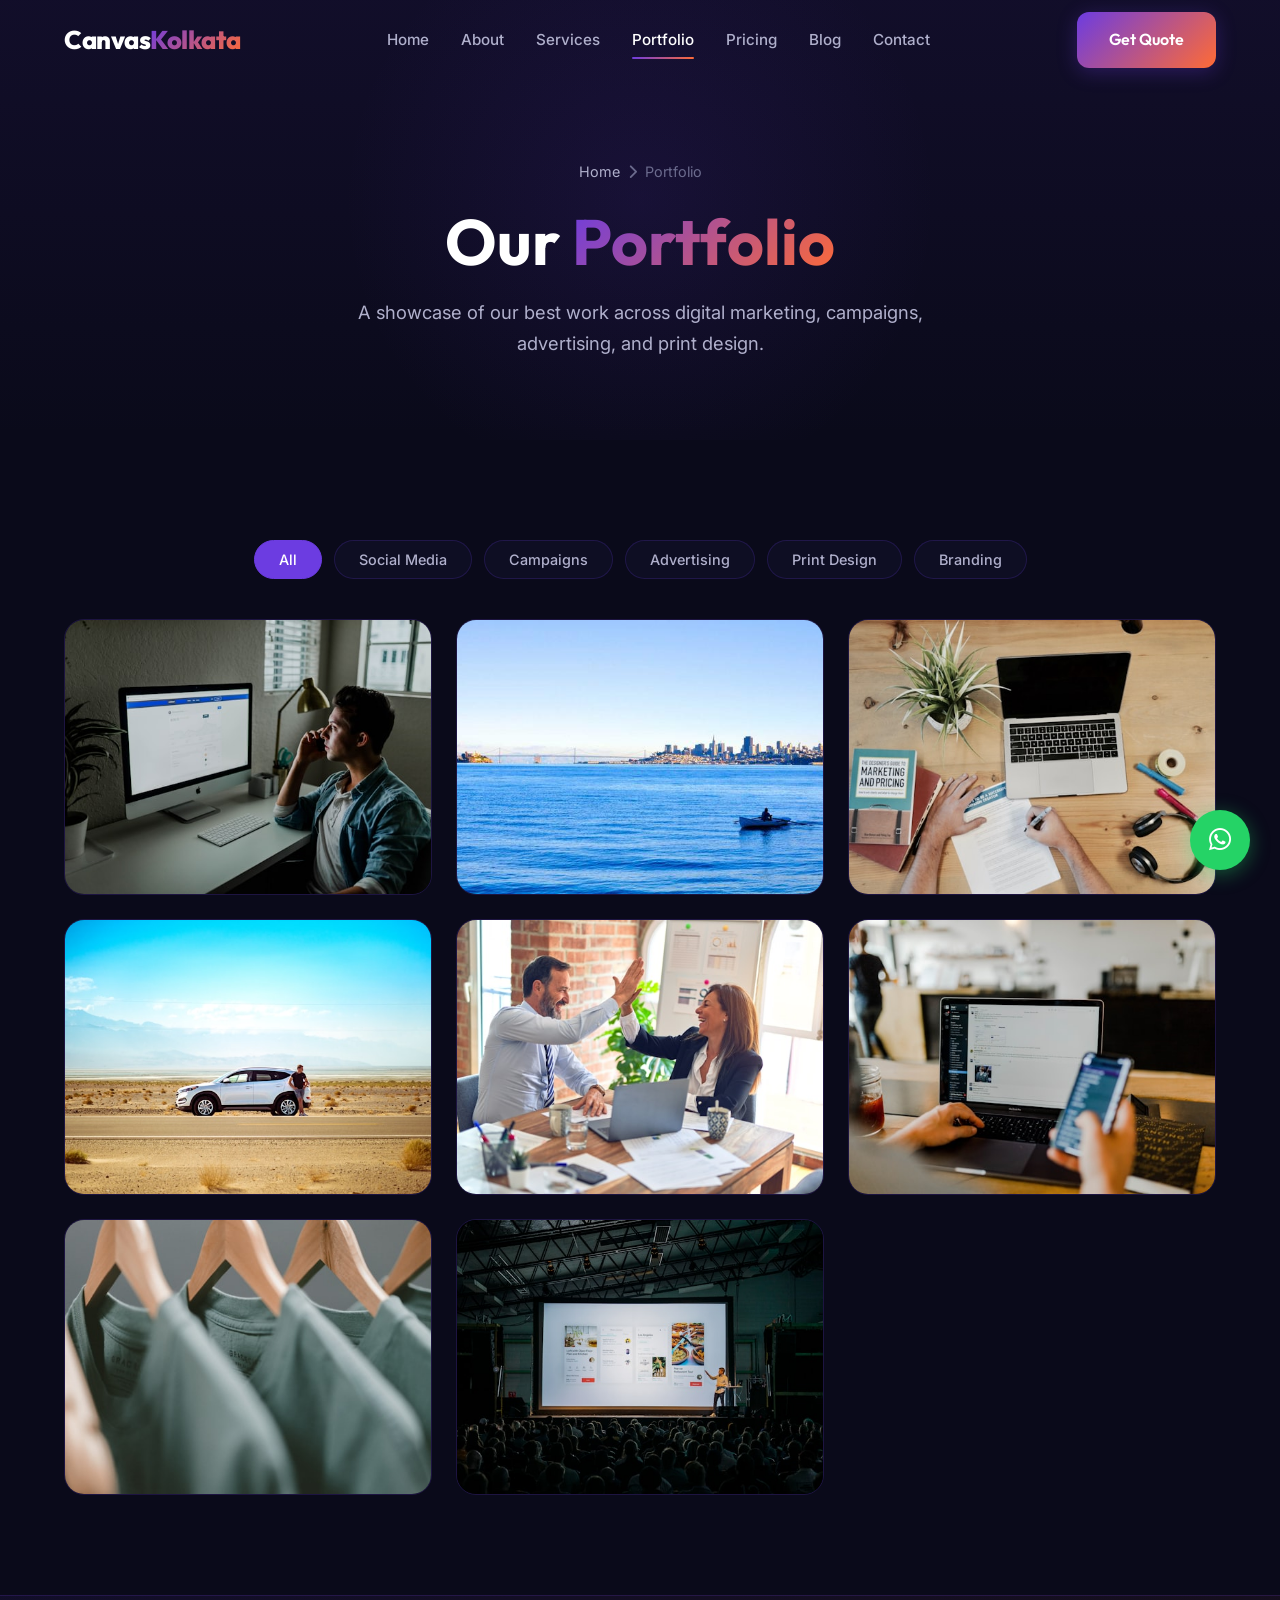
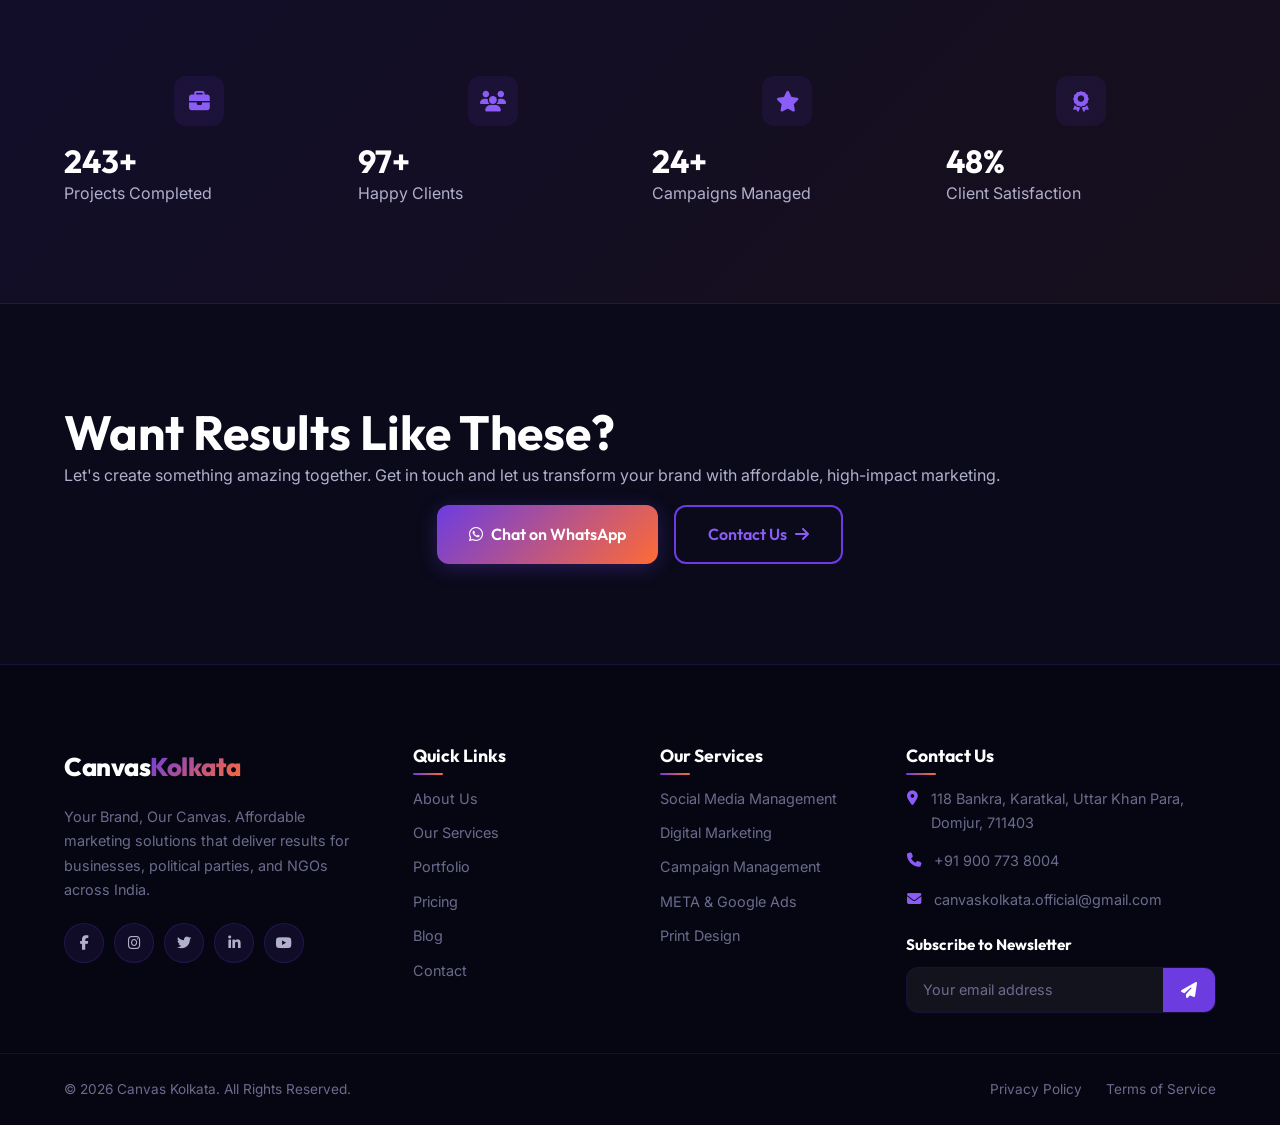
<file: portfolio.html>
<!DOCTYPE html>
<html lang="en">
<head>
  <meta charset="UTF-8">
  <meta name="viewport" content="width=device-width, initial-scale=1.0">
  <meta http-equiv="X-UA-Compatible" content="ie=edge">

  <!-- SEO Meta Tags -->
  <title>Our Portfolio | Canvas Kolkata — Projects & Case Studies</title>
  <meta name="description" content="Browse Canvas Kolkata's portfolio of successful marketing campaigns, social media projects, advertising results, and print design work for clients across India.">
  <meta name="keywords" content="marketing portfolio, case studies, social media projects, campaign results, advertising portfolio, print design portfolio, Kolkata marketing agency">
  <meta name="author" content="Canvas Kolkata">
  <meta name="robots" content="index, follow">
  <link rel="canonical" href="https://canvaskolkata.com/portfolio.html">

  <!-- Open Graph -->
  <meta property="og:title" content="Our Portfolio | Canvas Kolkata — Projects & Case Studies">
  <meta property="og:description" content="Browse Canvas Kolkata's portfolio of successful marketing campaigns, social media projects, advertising results, and print design work for clients across India.">
  <meta property="og:type" content="website">
  <meta property="og:url" content="https://canvaskolkata.com/portfolio.html">
  <meta property="og:site_name" content="Canvas Kolkata">
  <meta property="og:locale" content="en_IN">

  <!-- Twitter Card -->
  <meta name="twitter:card" content="summary_large_image">
  <meta name="twitter:title" content="Our Portfolio | Canvas Kolkata — Projects & Case Studies">
  <meta name="twitter:description" content="Browse Canvas Kolkata's portfolio of successful marketing campaigns, social media projects, advertising results, and print design work for clients across India.">

  <!-- Google Fonts -->
  <link rel="preconnect" href="https://fonts.googleapis.com">
  <link rel="preconnect" href="https://fonts.gstatic.com" crossorigin>
  <link href="https://fonts.googleapis.com/css2?family=Inter:wght@300;400;500;600;700&family=Outfit:wght@400;500;600;700;800;900&display=swap" rel="stylesheet">

  <!-- Font Awesome -->
  <link rel="stylesheet" href="https://cdnjs.cloudflare.com/ajax/libs/font-awesome/6.5.1/css/all.min.css">

  <!-- Custom CSS -->
  <link rel="stylesheet" href="css/style.css">
  <link rel="stylesheet" href="css/animations.css">
  <link rel="stylesheet" href="css/responsive.css">
</head>
<body>

  <!-- Preloader -->
  <div class="preloader" id="preloader">
    <div class="preloader-spinner"></div>
  </div>

  <!-- Navbar -->
  <nav class="navbar" id="navbar">
    <div class="container">
      <a href="index.html" class="nav-logo">
      <span class="logo-text">Canvas<span class="logo-accent">Kolkata</span></span>
    </a>
      <div class="nav-menu" id="nav-menu">
        <a href="index.html" class="nav-link">Home</a>
        <a href="about.html" class="nav-link">About</a>
        <a href="services.html" class="nav-link">Services</a>
        <a href="portfolio.html" class="nav-link active">Portfolio</a>
        <a href="pricing.html" class="nav-link">Pricing</a>
        <a href="blog.html" class="nav-link">Blog</a>
        <a href="contact.html" class="nav-link">Contact</a>
      </div>
      <a href="https://wa.me/919007738004?text=Hi%20Canvas%20Kolkata!%20I'm%20interested%20in%20your%20services." class="nav-cta btn btn-primary" target="_blank" rel="noopener">Get Quote</a>
      <div class="nav-toggle" id="nav-toggle">
        <span></span><span></span><span></span>
      </div>
    </div>
  </nav>

  <!-- Page Header -->
  <section class="page-header">
    <div class="container">
      <div class="page-header-content">
        <nav class="breadcrumb" aria-label="Breadcrumb">
          <a href="index.html">Home</a>
          <span class="breadcrumb-separator"><i class="fas fa-chevron-right"></i></span>
          <span class="breadcrumb-current">Portfolio</span>
        </nav>
        <h1 class="reveal">Our <span class="gradient-text">Portfolio</span></h1>
        <p class="page-header-subtitle reveal reveal-delay-1">A showcase of our best work across digital marketing, campaigns, advertising, and print design.</p>
      </div>
    </div>
  </section>

  <!-- Portfolio Section -->
  <section class="section portfolio-section">
    <div class="container">

      <!-- Portfolio Filters -->
      <div class="portfolio-filters reveal">
        <button class="filter-btn active" data-filter="all">All</button>
        <button class="filter-btn" data-filter="social-media">Social Media</button>
        <button class="filter-btn" data-filter="campaigns">Campaigns</button>
        <button class="filter-btn" data-filter="advertising">Advertising</button>
        <button class="filter-btn" data-filter="print">Print Design</button>
        <button class="filter-btn" data-filter="branding">Branding</button>
      </div>

      <!-- Portfolio Grid -->
      <div class="portfolio-grid">

        <!-- Card 1: Social Media Revamp -->
        <div class="portfolio-card reveal reveal-delay-1" data-category="social-media">
          <div class="portfolio-card-bg" style="background: url('assets/images/portfolio-1.jpg') center/cover;"></div>
          <div class="portfolio-card-overlay">
            <span class="portfolio-category">Social Media</span>
            <h4>Social Media Revamp — TechStart India</h4>
            <p>Complete brand overhaul across 5 platforms with 300% engagement increase</p>
          </div>
        </div>

        <!-- Card 2: Election Campaign -->
        <div class="portfolio-card reveal reveal-delay-2" data-category="campaigns">
          <div class="portfolio-card-bg" style="background: url('assets/images/portfolio-2.jpg') center/cover;"></div>
          <div class="portfolio-card-overlay">
            <span class="portfolio-category">Campaigns</span>
            <h4>Election Campaign 2025 — State Assembly</h4>
            <p>Full-scale political campaign management reaching 50,000+ voters</p>
          </div>
        </div>

        <!-- Card 3: Google Ads Campaign -->
        <div class="portfolio-card reveal reveal-delay-3" data-category="advertising">
          <div class="portfolio-card-bg" style="background: url('assets/images/portfolio-3.jpg') center/cover;"></div>
          <div class="portfolio-card-overlay">
            <span class="portfolio-category">Advertising</span>
            <h4>Google Ads Campaign — GreenLeaf Organics</h4>
            <p>200% ROI increase with targeted Google Ads in 3 months</p>
          </div>
        </div>

        <!-- Card 4: NGO Merchandise -->
        <div class="portfolio-card reveal reveal-delay-4" data-category="print">
          <div class="portfolio-card-bg" style="background: url('assets/images/portfolio-4.jpg') center/cover;"></div>
          <div class="portfolio-card-overlay">
            <span class="portfolio-category">Print Design</span>
            <h4>NGO Merchandise — Hope Foundation</h4>
            <p>5,000+ custom T-shirts and 10,000 badges for fundraiser events</p>
          </div>
        </div>

        <!-- Card 5: Brand Identity -->
        <div class="portfolio-card reveal reveal-delay-1" data-category="branding">
          <div class="portfolio-card-bg" style="background: url('assets/images/portfolio-5.jpg') center/cover;"></div>
          <div class="portfolio-card-overlay">
            <span class="portfolio-category">Branding</span>
            <h4>Brand Identity — Kolkata Foodies</h4>
            <p>Complete brand identity including logo, website, and social media</p>
          </div>
        </div>

        <!-- Card 6: META Ads -->
        <div class="portfolio-card reveal reveal-delay-2" data-category="advertising">
          <div class="portfolio-card-bg" style="background: url('assets/images/portfolio-6.jpg') center/cover;"></div>
          <div class="portfolio-card-overlay">
            <span class="portfolio-category">Advertising</span>
            <h4>META Ads — Fashion Hub</h4>
            <p>3X return on ad spend with targeted Facebook & Instagram campaigns</p>
          </div>
        </div>

        <!-- Card 7: Rally Merchandise -->
        <div class="portfolio-card reveal reveal-delay-3" data-category="print">
          <div class="portfolio-card-bg" style="background: url('assets/images/portfolio-7.jpg') center/cover;"></div>
          <div class="portfolio-card-overlay">
            <span class="portfolio-category">Print Design</span>
            <h4>Rally Merchandise — Youth Wing</h4>
            <p>Caps, badges, and banners for state-level political rally</p>
          </div>
        </div>

        <!-- Card 8: Corporate Event -->
        <div class="portfolio-card reveal reveal-delay-4" data-category="campaigns">
          <div class="portfolio-card-bg" style="background: url('assets/images/portfolio-8.jpg') center/cover;"></div>
          <div class="portfolio-card-overlay">
            <span class="portfolio-category">Campaigns</span>
            <h4>Corporate Event — Nexus Corp</h4>
            <p>End-to-end event marketing with 2,000+ attendees</p>
          </div>
        </div>

      </div>
    </div>
  </section>

  <!-- Stats Section -->
  <section class="section stats-section">
    <div class="container">
      <div class="stats-grid">
        <div class="stat-card reveal reveal-delay-1">
          <div class="stat-icon"><i class="fas fa-briefcase"></i></div>
          <h3><span data-counter="500" data-suffix="+">0</span></h3>
          <p>Projects Completed</p>
        </div>
        <div class="stat-card reveal reveal-delay-2">
          <div class="stat-icon"><i class="fas fa-users"></i></div>
          <h3><span data-counter="200" data-suffix="+">0</span></h3>
          <p>Happy Clients</p>
        </div>
        <div class="stat-card reveal reveal-delay-3">
          <div class="stat-icon"><i class="fas fa-star"></i></div>
          <h3><span data-counter="50" data-suffix="+">0</span></h3>
          <p>Campaigns Managed</p>
        </div>
        <div class="stat-card reveal reveal-delay-4">
          <div class="stat-icon"><i class="fas fa-award"></i></div>
          <h3><span data-counter="99" data-suffix="%">0</span></h3>
          <p>Client Satisfaction</p>
        </div>
      </div>
    </div>
  </section>

  <!-- CTA Banner -->
  <section class="section cta-banner">
    <div class="container">
      <div class="cta-banner-content reveal reveal-scale">
        <h2>Want Results Like These?</h2>
        <p>Let's create something amazing together. Get in touch and let us transform your brand with affordable, high-impact marketing.</p>
        <div class="cta-buttons">
          <a href="https://wa.me/919007738004?text=Hi%20Canvas%20Kolkata!%20I'm%20interested%20in%20your%20services." class="btn btn-primary" target="_blank" rel="noopener"><i class="fab fa-whatsapp"></i> Chat on WhatsApp</a>
          <a href="contact.html" class="btn btn-outline">Contact Us <i class="fas fa-arrow-right"></i></a>
        </div>
      </div>
    </div>
  </section>

  <!-- Footer -->
  <footer class="footer">
    <div class="footer-top">
      <div class="container">
        <div class="footer-grid">
          <div class="footer-col">
            <a href="index.html" class="footer-logo">
            <span class="logo-text">Canvas<span class="logo-accent">Kolkata</span></span>
          </a>
            <p class="footer-desc">Your Brand, Our Canvas. Affordable marketing solutions that deliver results for businesses, political parties, and NGOs across India.</p>
            <div class="footer-socials">
              <a href="#" aria-label="Facebook"><i class="fab fa-facebook-f"></i></a>
              <a href="#" aria-label="Instagram"><i class="fab fa-instagram"></i></a>
              <a href="#" aria-label="Twitter"><i class="fab fa-twitter"></i></a>
              <a href="#" aria-label="LinkedIn"><i class="fab fa-linkedin-in"></i></a>
              <a href="#" aria-label="YouTube"><i class="fab fa-youtube"></i></a>
            </div>
          </div>
          <div class="footer-col">
            <h4>Quick Links</h4>
            <ul class="footer-links">
              <li><a href="about.html">About Us</a></li>
              <li><a href="services.html">Our Services</a></li>
              <li><a href="portfolio.html">Portfolio</a></li>
              <li><a href="pricing.html">Pricing</a></li>
              <li><a href="blog.html">Blog</a></li>
              <li><a href="contact.html">Contact</a></li>
            </ul>
          </div>
          <div class="footer-col">
            <h4>Our Services</h4>
            <ul class="footer-links">
              <li><a href="services.html">Social Media Management</a></li>
              <li><a href="services.html">Digital Marketing</a></li>
              <li><a href="services.html">Campaign Management</a></li>
              <li><a href="services.html">META & Google Ads</a></li>
              <li><a href="services.html">Print Design</a></li>
            </ul>
          </div>
          <div class="footer-col">
            <h4>Contact Us</h4>
            <ul class="footer-contact">
              <li><i class="fas fa-map-marker-alt"></i> 118 Bankra, Karatkal, Uttar Khan Para, Domjur, 711403</li>
              <li><i class="fas fa-phone"></i> <a href="tel:+919007738004">+91 900 773 8004</a></li>
              <li><i class="fas fa-envelope"></i> <a href="mailto:canvaskolkata.official@gmail.com">canvaskolkata.official@gmail.com</a></li>
            </ul>
            <div class="footer-newsletter">
              <h5>Subscribe to Newsletter</h5>
              <form class="newsletter-form" id="newsletter-form">
                <input type="email" placeholder="Your email address" required>
                <button type="submit"><i class="fas fa-paper-plane"></i></button>
              </form>
            </div>
          </div>
        </div>
      </div>
    </div>
    <div class="footer-bottom">
      <div class="container">
        <p>&copy; <span id="current-year">2026</span> Canvas Kolkata. All Rights Reserved.</p>
        <div class="footer-bottom-links">
          <a href="#">Privacy Policy</a>
          <a href="#">Terms of Service</a>
        </div>
      </div>
    </div>
  </footer>

  <!-- WhatsApp Float -->
  <a href="https://wa.me/919007738004?text=Hi%20Canvas%20Kolkata!%20I'm%20interested%20in%20your%20services." class="whatsapp-float" id="whatsapp-float" target="_blank" rel="noopener noreferrer" aria-label="Chat on WhatsApp">
    <i class="fab fa-whatsapp"></i>
    <span class="whatsapp-tooltip">Chat with us!</span>
  </a>
  <button class="back-to-top" id="back-to-top" aria-label="Back to top">
    <i class="fas fa-chevron-up"></i>
  </button>

  <!-- Scripts -->
  <script src="js/main.js"></script>
  <script src="js/counter.js"></script>
  <script src="js/form.js"></script>
</body>
</html>
</file>
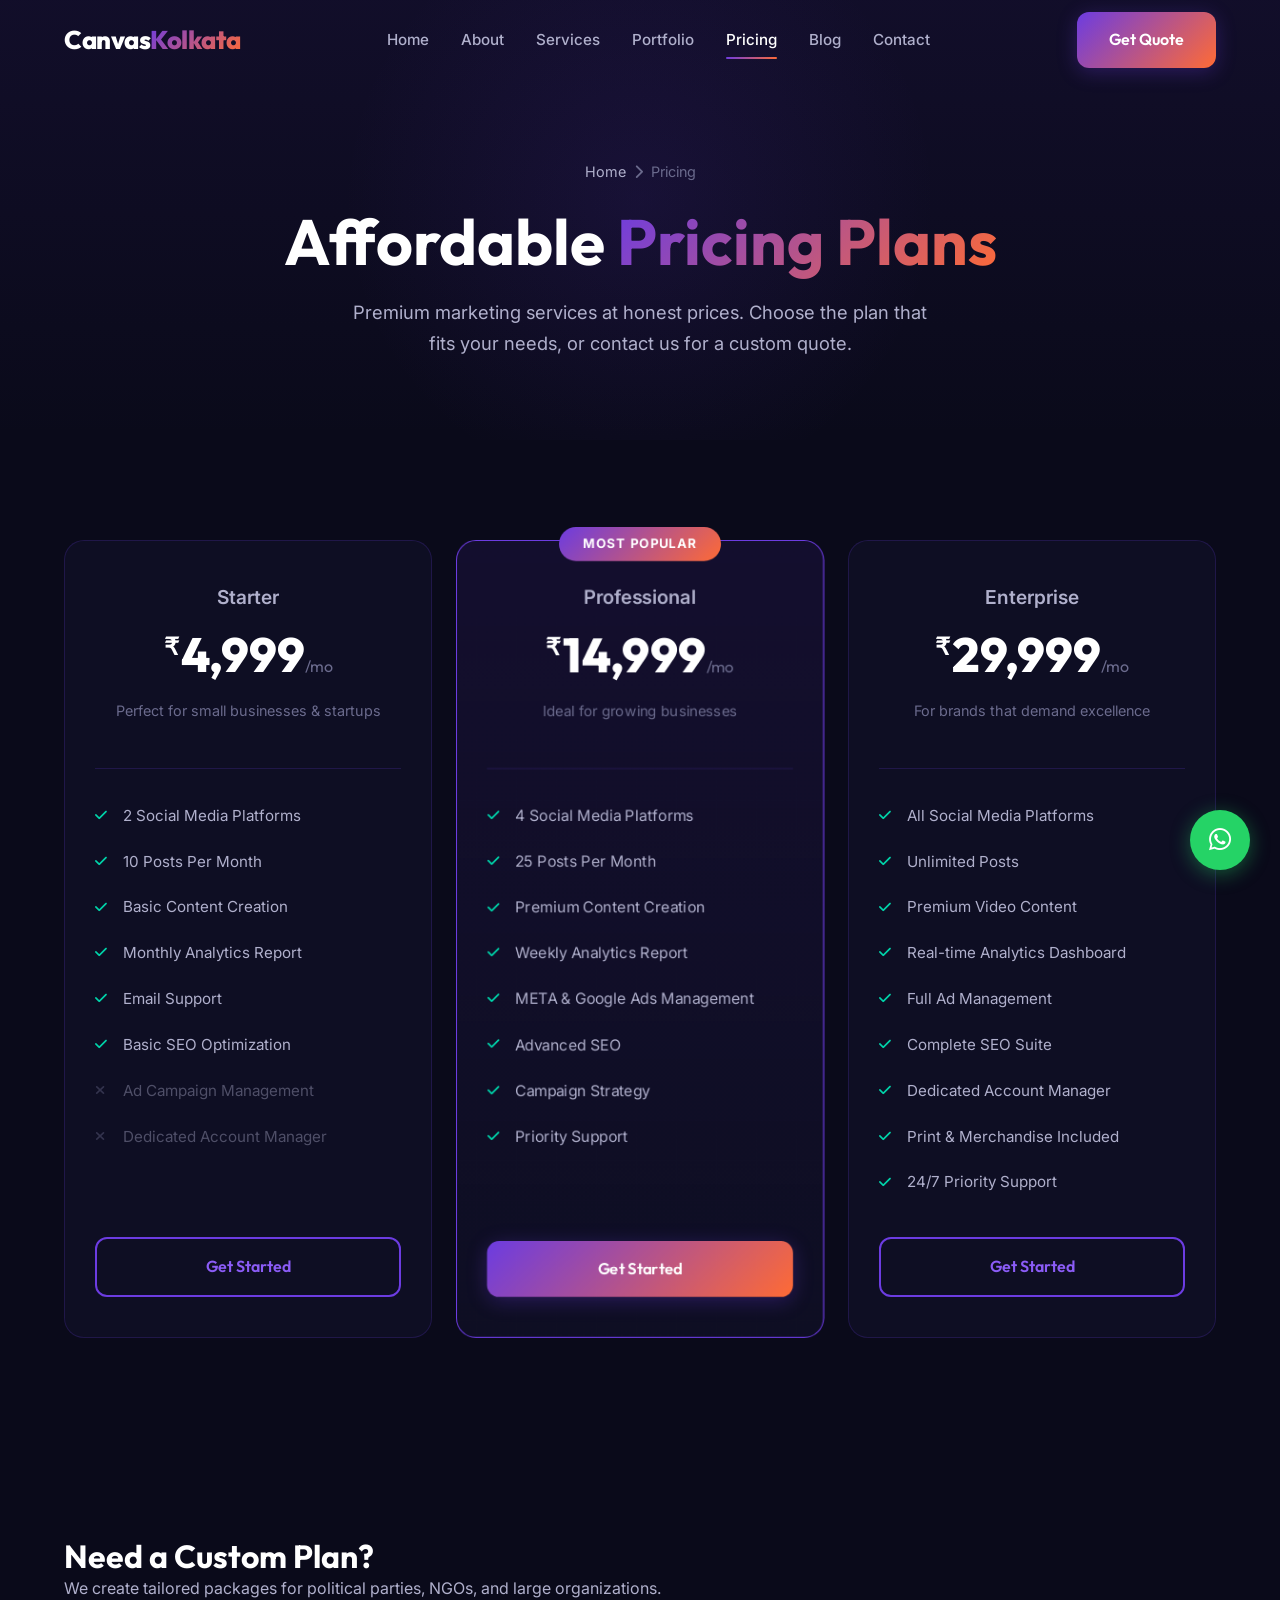
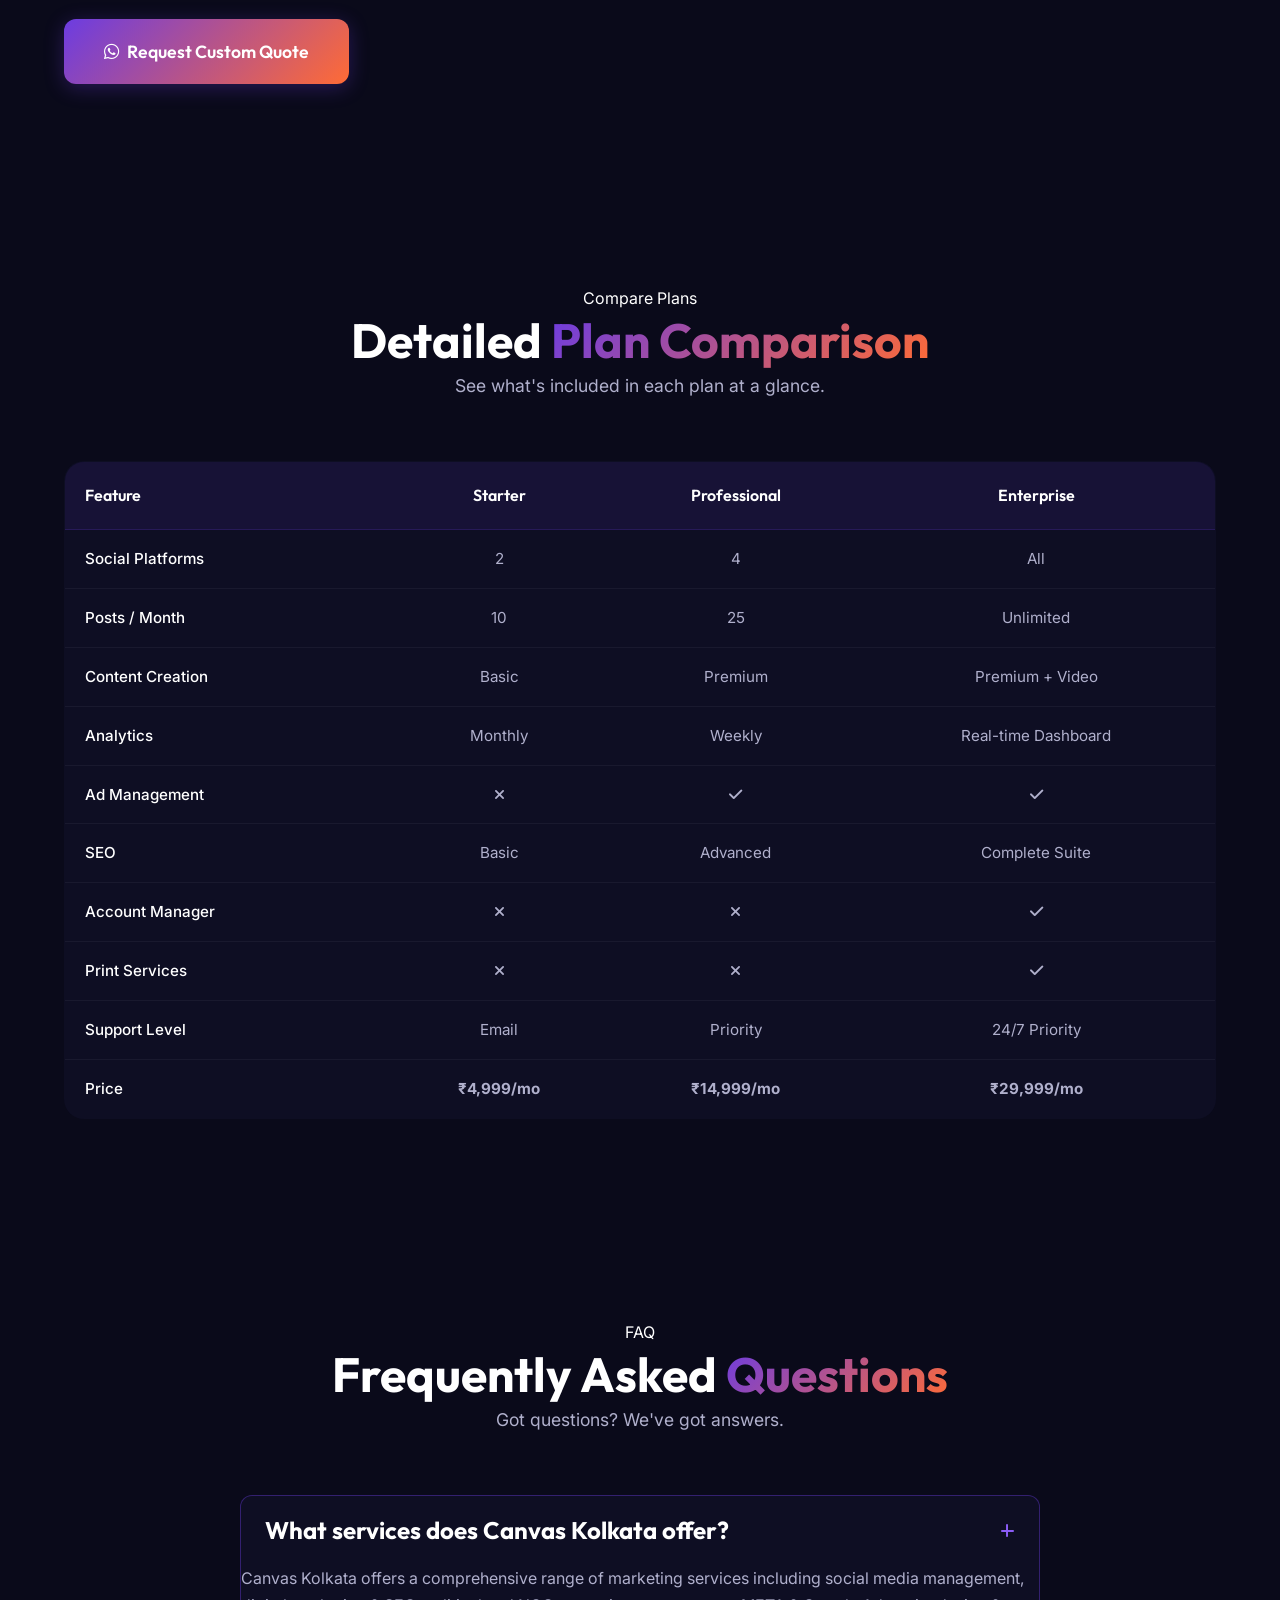
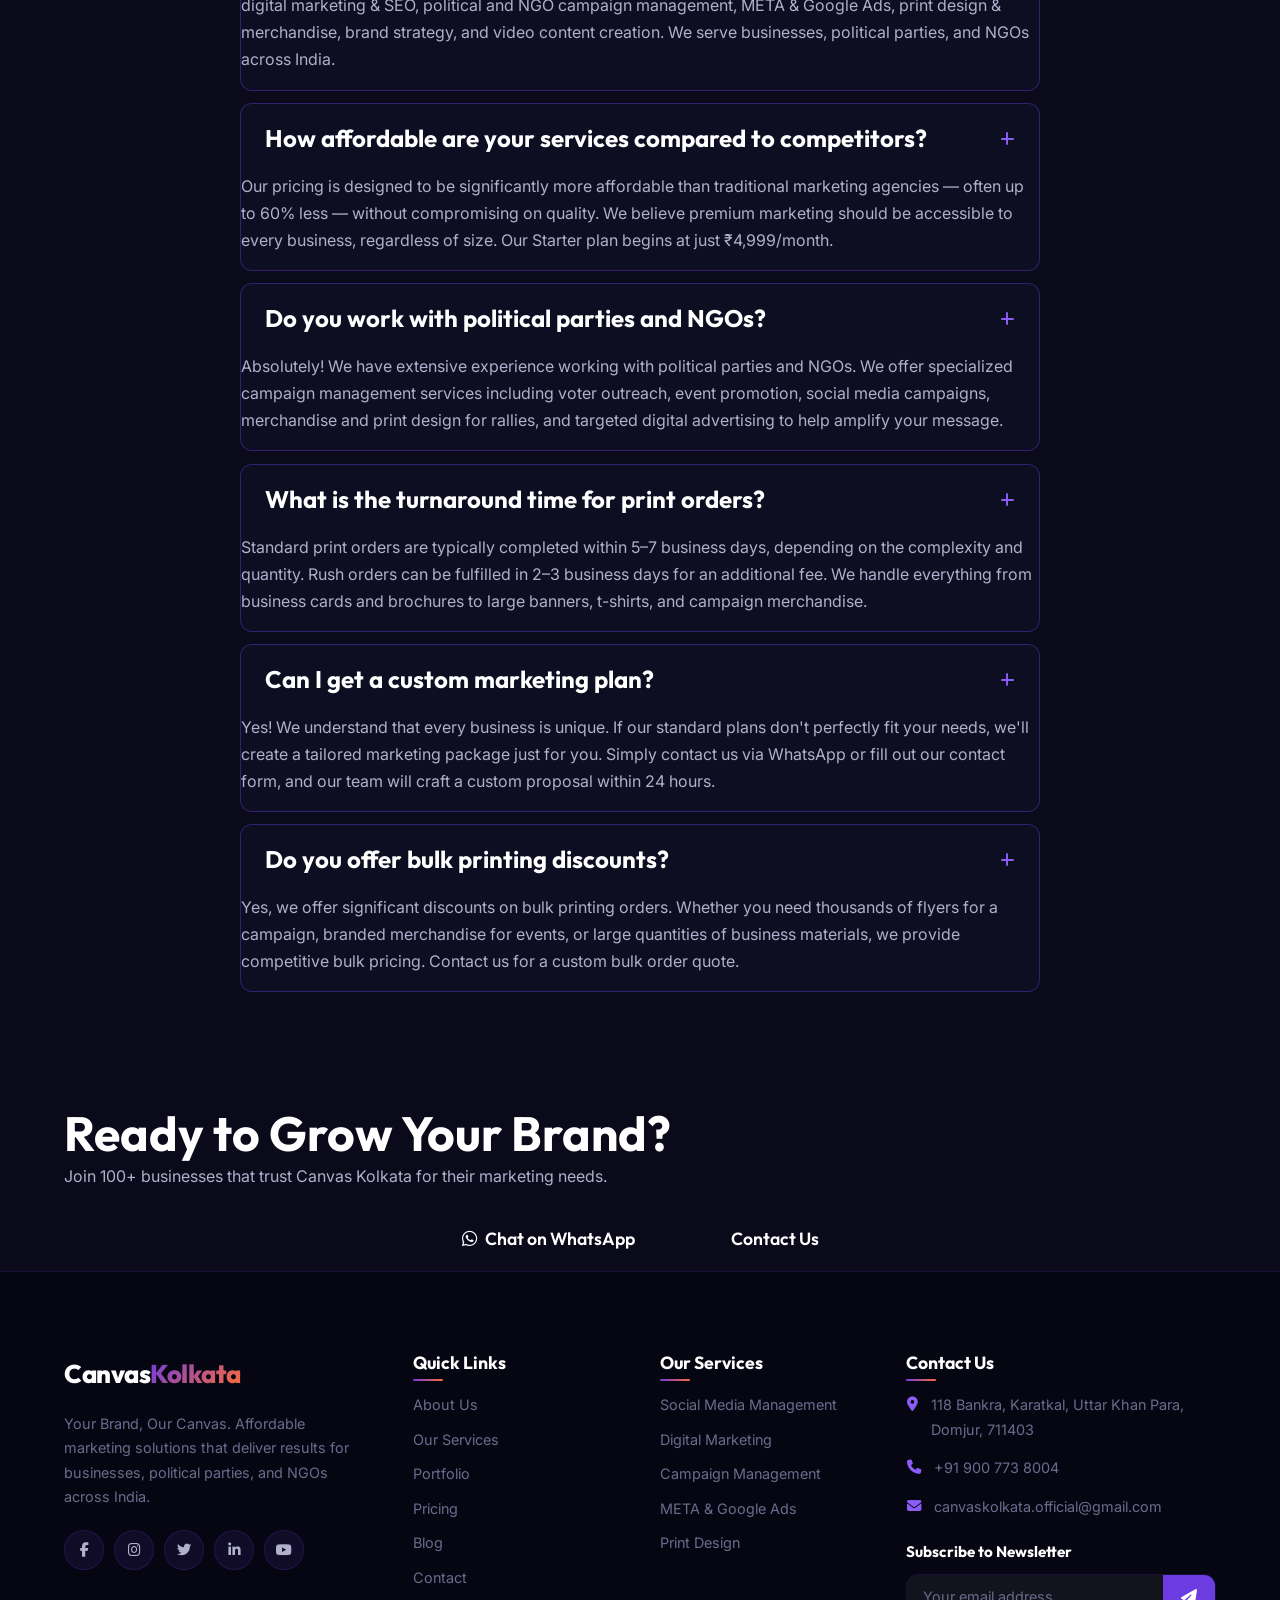
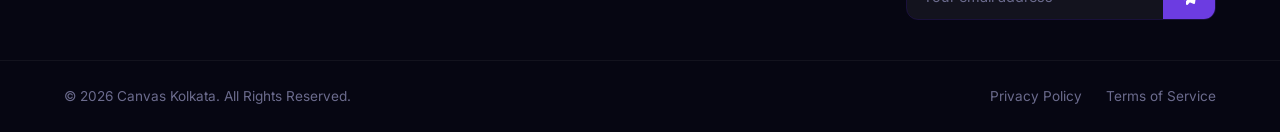
<file: pricing.html>
<!DOCTYPE html>
<html lang="en">
<head>
  <meta charset="UTF-8">
  <meta name="viewport" content="width=device-width, initial-scale=1.0">
  <meta http-equiv="X-UA-Compatible" content="ie=edge">

  <!-- SEO Meta Tags -->
  <title>Pricing Plans | Canvas Kolkata — Affordable Marketing Packages</title>
  <meta name="description" content="View Canvas Kolkata's affordable marketing pricing plans. From ₹4,999/month for startups to enterprise solutions — get premium marketing without breaking the bank.">
  <meta name="keywords" content="marketing pricing, affordable marketing plans, digital marketing packages, social media management pricing, Canvas Kolkata pricing, marketing agency Kolkata">
  <meta name="author" content="Canvas Kolkata">
  <meta name="robots" content="index, follow">
  <link rel="canonical" href="https://canvaskolkata.com/pricing.html">

  <!-- Open Graph -->
  <meta property="og:title" content="Pricing Plans | Canvas Kolkata — Affordable Marketing Packages">
  <meta property="og:description" content="View Canvas Kolkata's affordable marketing pricing plans. From ₹4,999/month for startups to enterprise solutions — get premium marketing without breaking the bank.">
  <meta property="og:type" content="website">
  <meta property="og:url" content="https://canvaskolkata.com/pricing.html">
  <meta property="og:site_name" content="Canvas Kolkata">
  <meta property="og:locale" content="en_IN">

  <!-- Twitter Card -->
  <meta name="twitter:card" content="summary_large_image">
  <meta name="twitter:title" content="Pricing Plans | Canvas Kolkata — Affordable Marketing Packages">
  <meta name="twitter:description" content="View Canvas Kolkata's affordable marketing pricing plans. From ₹4,999/month for startups to enterprise solutions — get premium marketing without breaking the bank.">

  <!-- Google Fonts -->
  <link rel="preconnect" href="https://fonts.googleapis.com">
  <link rel="preconnect" href="https://fonts.gstatic.com" crossorigin>
  <link href="https://fonts.googleapis.com/css2?family=Inter:wght@300;400;500;600;700&family=Outfit:wght@400;500;600;700;800;900&display=swap" rel="stylesheet">

  <!-- Font Awesome -->
  <link rel="stylesheet" href="https://cdnjs.cloudflare.com/ajax/libs/font-awesome/6.5.1/css/all.min.css">

  <!-- Stylesheets -->
  <link rel="stylesheet" href="css/style.css">
  <link rel="stylesheet" href="css/animations.css">
  <link rel="stylesheet" href="css/responsive.css">
</head>
<body>

  <!-- Preloader -->
  <div class="preloader" id="preloader">
    <div class="preloader-spinner"></div>
  </div>

  <!-- Navbar -->
  <nav class="navbar" id="navbar">
    <div class="container">
      <a href="index.html" class="nav-logo">
      <span class="logo-text">Canvas<span class="logo-accent">Kolkata</span></span>
    </a>
      <div class="nav-menu" id="nav-menu">
        <a href="index.html" class="nav-link">Home</a>
        <a href="about.html" class="nav-link">About</a>
        <a href="services.html" class="nav-link">Services</a>
        <a href="portfolio.html" class="nav-link">Portfolio</a>
        <a href="pricing.html" class="nav-link active">Pricing</a>
        <a href="blog.html" class="nav-link">Blog</a>
        <a href="contact.html" class="nav-link">Contact</a>
      </div>
      <a href="https://wa.me/919007738004?text=Hi%20Canvas%20Kolkata!%20I'm%20interested%20in%20your%20services." class="nav-cta btn btn-primary" target="_blank" rel="noopener">Get Quote</a>
      <div class="nav-toggle" id="nav-toggle">
        <span></span><span></span><span></span>
      </div>
    </div>
  </nav>

  <!-- Page Header -->
  <section class="page-header">
    <div class="container">
      <div class="page-header-content">
        <nav class="breadcrumb" aria-label="Breadcrumb">
          <a href="index.html">Home</a>
          <span class="breadcrumb-separator"><i class="fas fa-chevron-right"></i></span>
          <span class="breadcrumb-current">Pricing</span>
        </nav>
        <h1 class="reveal">Affordable <span class="gradient-text">Pricing Plans</span></h1>
        <p class="page-header-subtitle reveal reveal-delay-1">Premium marketing services at honest prices. Choose the plan that fits your needs, or contact us for a custom quote.</p>
      </div>
    </div>
  </section>

  <!-- Pricing Grid -->
  <section class="section pricing-section">
    <div class="container">
      <div class="pricing-grid">

        <!-- Starter Plan -->
        <div class="pricing-card reveal reveal-left">
          <div class="pricing-header">
            <span class="pricing-plan">Starter</span>
            <div class="pricing-price"><span class="currency">₹</span>4,999<span class="period">/mo</span></div>
            <p class="pricing-desc">Perfect for small businesses &amp; startups</p>
          </div>
          <ul class="pricing-features">
            <li><i class="fas fa-check"></i> 2 Social Media Platforms</li>
            <li><i class="fas fa-check"></i> 10 Posts Per Month</li>
            <li><i class="fas fa-check"></i> Basic Content Creation</li>
            <li><i class="fas fa-check"></i> Monthly Analytics Report</li>
            <li><i class="fas fa-check"></i> Email Support</li>
            <li><i class="fas fa-check"></i> Basic SEO Optimization</li>
            <li class="disabled"><i class="fas fa-xmark"></i> Ad Campaign Management</li>
            <li class="disabled"><i class="fas fa-xmark"></i> Dedicated Account Manager</li>
          </ul>
          <a href="https://wa.me/919007738004?text=Hi%20Canvas%20Kolkata!%20I'm%20interested%20in%20the%20Starter%20Plan." class="btn btn-outline pricing-cta" data-quote="Starter Plan" target="_blank" rel="noopener">Get Started</a>
        </div>

        <!-- Professional Plan (Featured) -->
        <div class="pricing-card featured reveal reveal-scale">
          <span class="pricing-badge">Most Popular</span>
          <div class="pricing-header">
            <span class="pricing-plan">Professional</span>
            <div class="pricing-price"><span class="currency">₹</span>14,999<span class="period">/mo</span></div>
            <p class="pricing-desc">Ideal for growing businesses</p>
          </div>
          <ul class="pricing-features">
            <li><i class="fas fa-check"></i> 4 Social Media Platforms</li>
            <li><i class="fas fa-check"></i> 25 Posts Per Month</li>
            <li><i class="fas fa-check"></i> Premium Content Creation</li>
            <li><i class="fas fa-check"></i> Weekly Analytics Report</li>
            <li><i class="fas fa-check"></i> META &amp; Google Ads Management</li>
            <li><i class="fas fa-check"></i> Advanced SEO</li>
            <li><i class="fas fa-check"></i> Campaign Strategy</li>
            <li><i class="fas fa-check"></i> Priority Support</li>
          </ul>
          <a href="https://wa.me/919007738004?text=Hi%20Canvas%20Kolkata!%20I'm%20interested%20in%20the%20Professional%20Plan." class="btn btn-primary pricing-cta" data-quote="Professional Plan" target="_blank" rel="noopener">Get Started</a>
        </div>

        <!-- Enterprise Plan -->
        <div class="pricing-card reveal reveal-right">
          <div class="pricing-header">
            <span class="pricing-plan">Enterprise</span>
            <div class="pricing-price"><span class="currency">₹</span>29,999<span class="period">/mo</span></div>
            <p class="pricing-desc">For brands that demand excellence</p>
          </div>
          <ul class="pricing-features">
            <li><i class="fas fa-check"></i> All Social Media Platforms</li>
            <li><i class="fas fa-check"></i> Unlimited Posts</li>
            <li><i class="fas fa-check"></i> Premium Video Content</li>
            <li><i class="fas fa-check"></i> Real-time Analytics Dashboard</li>
            <li><i class="fas fa-check"></i> Full Ad Management</li>
            <li><i class="fas fa-check"></i> Complete SEO Suite</li>
            <li><i class="fas fa-check"></i> Dedicated Account Manager</li>
            <li><i class="fas fa-check"></i> Print &amp; Merchandise Included</li>
            <li><i class="fas fa-check"></i> 24/7 Priority Support</li>
          </ul>
          <a href="https://wa.me/919007738004?text=Hi%20Canvas%20Kolkata!%20I'm%20interested%20in%20the%20Enterprise%20Plan." class="btn btn-outline pricing-cta" data-quote="Enterprise Plan" target="_blank" rel="noopener">Get Started</a>
        </div>

      </div>
    </div>
  </section>

  <!-- Custom Quote -->
  <section class="section custom-quote-section">
    <div class="container">
      <div class="custom-quote reveal">
        <h3>Need a Custom Plan?</h3>
        <p>We create tailored packages for political parties, NGOs, and large organizations.</p>
        <a href="https://wa.me/919007738004?text=Hi%20Canvas%20Kolkata!%20I%20need%20a%20custom%20marketing%20plan." class="btn btn-primary btn-large" target="_blank" rel="noopener"><i class="fab fa-whatsapp"></i> Request Custom Quote</a>
      </div>
    </div>
  </section>

  <!-- Comparison Table -->
  <section class="section comparison-section">
    <div class="container">
      <div class="section-header reveal">
        <span class="section-tag">Compare Plans</span>
        <h2>Detailed <span class="gradient-text">Plan Comparison</span></h2>
        <p class="section-subtitle">See what's included in each plan at a glance.</p>
      </div>
      <div class="comparison-table-wrapper reveal reveal-delay-1">
        <table class="comparison-table">
          <thead>
            <tr>
              <th>Feature</th>
              <th>Starter</th>
              <th class="featured-col">Professional</th>
              <th>Enterprise</th>
            </tr>
          </thead>
          <tbody>
            <tr>
              <td>Social Platforms</td>
              <td>2</td>
              <td class="featured-col">4</td>
              <td>All</td>
            </tr>
            <tr>
              <td>Posts / Month</td>
              <td>10</td>
              <td class="featured-col">25</td>
              <td>Unlimited</td>
            </tr>
            <tr>
              <td>Content Creation</td>
              <td>Basic</td>
              <td class="featured-col">Premium</td>
              <td>Premium + Video</td>
            </tr>
            <tr>
              <td>Analytics</td>
              <td>Monthly</td>
              <td class="featured-col">Weekly</td>
              <td>Real-time Dashboard</td>
            </tr>
            <tr>
              <td>Ad Management</td>
              <td><i class="fas fa-xmark text-muted"></i></td>
              <td class="featured-col"><i class="fas fa-check text-success"></i></td>
              <td><i class="fas fa-check text-success"></i></td>
            </tr>
            <tr>
              <td>SEO</td>
              <td>Basic</td>
              <td class="featured-col">Advanced</td>
              <td>Complete Suite</td>
            </tr>
            <tr>
              <td>Account Manager</td>
              <td><i class="fas fa-xmark text-muted"></i></td>
              <td class="featured-col"><i class="fas fa-xmark text-muted"></i></td>
              <td><i class="fas fa-check text-success"></i></td>
            </tr>
            <tr>
              <td>Print Services</td>
              <td><i class="fas fa-xmark text-muted"></i></td>
              <td class="featured-col"><i class="fas fa-xmark text-muted"></i></td>
              <td><i class="fas fa-check text-success"></i></td>
            </tr>
            <tr>
              <td>Support Level</td>
              <td>Email</td>
              <td class="featured-col">Priority</td>
              <td>24/7 Priority</td>
            </tr>
            <tr class="price-row">
              <td>Price</td>
              <td><strong>₹4,999/mo</strong></td>
              <td class="featured-col"><strong>₹14,999/mo</strong></td>
              <td><strong>₹29,999/mo</strong></td>
            </tr>
          </tbody>
        </table>
      </div>
    </div>
  </section>

  <!-- FAQ Section -->
  <section class="section faq-section">
    <div class="container">
      <div class="section-header reveal">
        <span class="section-tag">FAQ</span>
        <h2>Frequently Asked <span class="gradient-text">Questions</span></h2>
        <p class="section-subtitle">Got questions? We've got answers.</p>
      </div>
      <div class="faq-list">

        <div class="faq-item reveal reveal-delay-1">
          <div class="faq-question">
            <h4>What services does Canvas Kolkata offer?</h4>
            <span class="faq-icon"><i class="fas fa-plus"></i></span>
          </div>
          <div class="faq-answer">
            <p>Canvas Kolkata offers a comprehensive range of marketing services including social media management, digital marketing &amp; SEO, political and NGO campaign management, META &amp; Google Ads, print design &amp; merchandise, brand strategy, and video content creation. We serve businesses, political parties, and NGOs across India.</p>
          </div>
        </div>

        <div class="faq-item reveal reveal-delay-2">
          <div class="faq-question">
            <h4>How affordable are your services compared to competitors?</h4>
            <span class="faq-icon"><i class="fas fa-plus"></i></span>
          </div>
          <div class="faq-answer">
            <p>Our pricing is designed to be significantly more affordable than traditional marketing agencies — often up to 60% less — without compromising on quality. We believe premium marketing should be accessible to every business, regardless of size. Our Starter plan begins at just ₹4,999/month.</p>
          </div>
        </div>

        <div class="faq-item reveal reveal-delay-3">
          <div class="faq-question">
            <h4>Do you work with political parties and NGOs?</h4>
            <span class="faq-icon"><i class="fas fa-plus"></i></span>
          </div>
          <div class="faq-answer">
            <p>Absolutely! We have extensive experience working with political parties and NGOs. We offer specialized campaign management services including voter outreach, event promotion, social media campaigns, merchandise and print design for rallies, and targeted digital advertising to help amplify your message.</p>
          </div>
        </div>

        <div class="faq-item reveal reveal-delay-4">
          <div class="faq-question">
            <h4>What is the turnaround time for print orders?</h4>
            <span class="faq-icon"><i class="fas fa-plus"></i></span>
          </div>
          <div class="faq-answer">
            <p>Standard print orders are typically completed within 5–7 business days, depending on the complexity and quantity. Rush orders can be fulfilled in 2–3 business days for an additional fee. We handle everything from business cards and brochures to large banners, t-shirts, and campaign merchandise.</p>
          </div>
        </div>

        <div class="faq-item reveal reveal-delay-5">
          <div class="faq-question">
            <h4>Can I get a custom marketing plan?</h4>
            <span class="faq-icon"><i class="fas fa-plus"></i></span>
          </div>
          <div class="faq-answer">
            <p>Yes! We understand that every business is unique. If our standard plans don't perfectly fit your needs, we'll create a tailored marketing package just for you. Simply contact us via WhatsApp or fill out our contact form, and our team will craft a custom proposal within 24 hours.</p>
          </div>
        </div>

        <div class="faq-item reveal reveal-delay-6">
          <div class="faq-question">
            <h4>Do you offer bulk printing discounts?</h4>
            <span class="faq-icon"><i class="fas fa-plus"></i></span>
          </div>
          <div class="faq-answer">
            <p>Yes, we offer significant discounts on bulk printing orders. Whether you need thousands of flyers for a campaign, branded merchandise for events, or large quantities of business materials, we provide competitive bulk pricing. Contact us for a custom bulk order quote.</p>
          </div>
        </div>

      </div>
    </div>
  </section>

  <!-- CTA Banner -->
  <section class="cta-banner">
    <div class="container">
      <div class="cta-content reveal">
        <h2>Ready to Grow Your Brand?</h2>
        <p>Join 100+ businesses that trust Canvas Kolkata for their marketing needs.</p>
        <div class="cta-buttons">
          <a href="https://wa.me/919007738004?text=Hi%20Canvas%20Kolkata!%20I'm%20interested%20in%20your%20services." class="btn btn-light btn-large" target="_blank" rel="noopener"><i class="fab fa-whatsapp"></i> Chat on WhatsApp</a>
          <a href="contact.html" class="btn btn-outline-light btn-large">Contact Us</a>
        </div>
      </div>
    </div>
  </section>

  <!-- Footer -->
  <footer class="footer">
    <div class="footer-top">
      <div class="container">
        <div class="footer-grid">
          <div class="footer-col">
            <a href="index.html" class="footer-logo">
            <span class="logo-text">Canvas<span class="logo-accent">Kolkata</span></span>
          </a>
            <p class="footer-desc">Your Brand, Our Canvas. Affordable marketing solutions that deliver results for businesses, political parties, and NGOs across India.</p>
            <div class="footer-socials">
              <a href="#" aria-label="Facebook"><i class="fab fa-facebook-f"></i></a>
              <a href="#" aria-label="Instagram"><i class="fab fa-instagram"></i></a>
              <a href="#" aria-label="Twitter"><i class="fab fa-twitter"></i></a>
              <a href="#" aria-label="LinkedIn"><i class="fab fa-linkedin-in"></i></a>
              <a href="#" aria-label="YouTube"><i class="fab fa-youtube"></i></a>
            </div>
          </div>
          <div class="footer-col">
            <h4>Quick Links</h4>
            <ul class="footer-links">
              <li><a href="about.html">About Us</a></li>
              <li><a href="services.html">Our Services</a></li>
              <li><a href="portfolio.html">Portfolio</a></li>
              <li><a href="pricing.html">Pricing</a></li>
              <li><a href="blog.html">Blog</a></li>
              <li><a href="contact.html">Contact</a></li>
            </ul>
          </div>
          <div class="footer-col">
            <h4>Our Services</h4>
            <ul class="footer-links">
              <li><a href="services.html">Social Media Management</a></li>
              <li><a href="services.html">Digital Marketing</a></li>
              <li><a href="services.html">Campaign Management</a></li>
              <li><a href="services.html">META &amp; Google Ads</a></li>
              <li><a href="services.html">Print Design</a></li>
            </ul>
          </div>
          <div class="footer-col">
            <h4>Contact Us</h4>
            <ul class="footer-contact">
              <li><i class="fas fa-map-marker-alt"></i> 118 Bankra, Karatkal, Uttar Khan Para, Domjur, 711403</li>
              <li><i class="fas fa-phone"></i> <a href="tel:+919007738004">+91 900 773 8004</a></li>
              <li><i class="fas fa-envelope"></i> <a href="mailto:canvaskolkata.official@gmail.com">canvaskolkata.official@gmail.com</a></li>
            </ul>
            <div class="footer-newsletter">
              <h5>Subscribe to Newsletter</h5>
              <form class="newsletter-form" id="newsletter-form">
                <input type="email" placeholder="Your email address" required>
                <button type="submit"><i class="fas fa-paper-plane"></i></button>
              </form>
            </div>
          </div>
        </div>
      </div>
    </div>
    <div class="footer-bottom">
      <div class="container">
        <p>&copy; <span id="current-year">2026</span> Canvas Kolkata. All Rights Reserved.</p>
        <div class="footer-bottom-links">
          <a href="#">Privacy Policy</a>
          <a href="#">Terms of Service</a>
        </div>
      </div>
    </div>
  </footer>

  <!-- WhatsApp Float + Back to Top -->
  <a href="https://wa.me/919007738004?text=Hi%20Canvas%20Kolkata!%20I'm%20interested%20in%20your%20services." class="whatsapp-float" id="whatsapp-float" target="_blank" rel="noopener noreferrer" aria-label="Chat on WhatsApp">
    <i class="fab fa-whatsapp"></i>
    <span class="whatsapp-tooltip">Chat with us!</span>
  </a>
  <button class="back-to-top" id="back-to-top" aria-label="Back to top">
    <i class="fas fa-chevron-up"></i>
  </button>

  <!-- Scripts -->
  <script src="js/main.js"></script>
  <script src="js/counter.js"></script>
  <script src="js/form.js"></script>
</body>
</html>
</file>
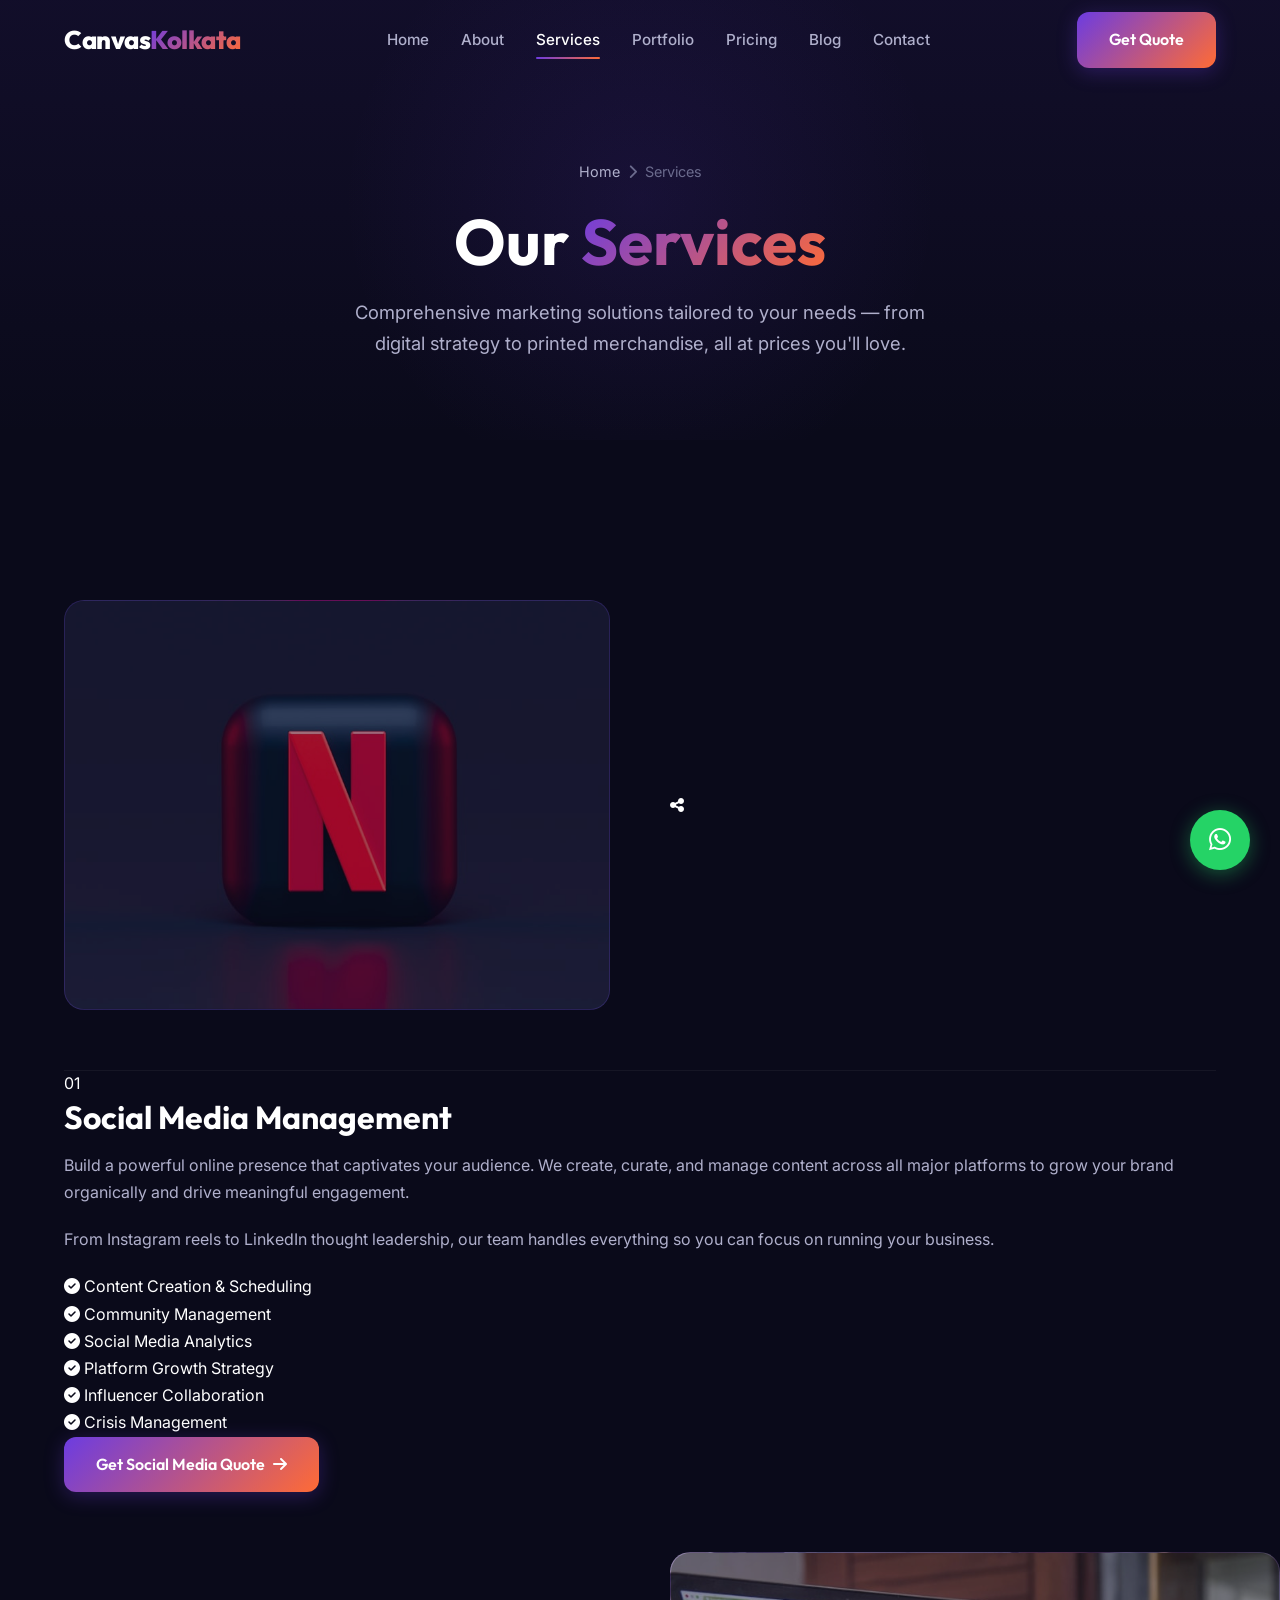
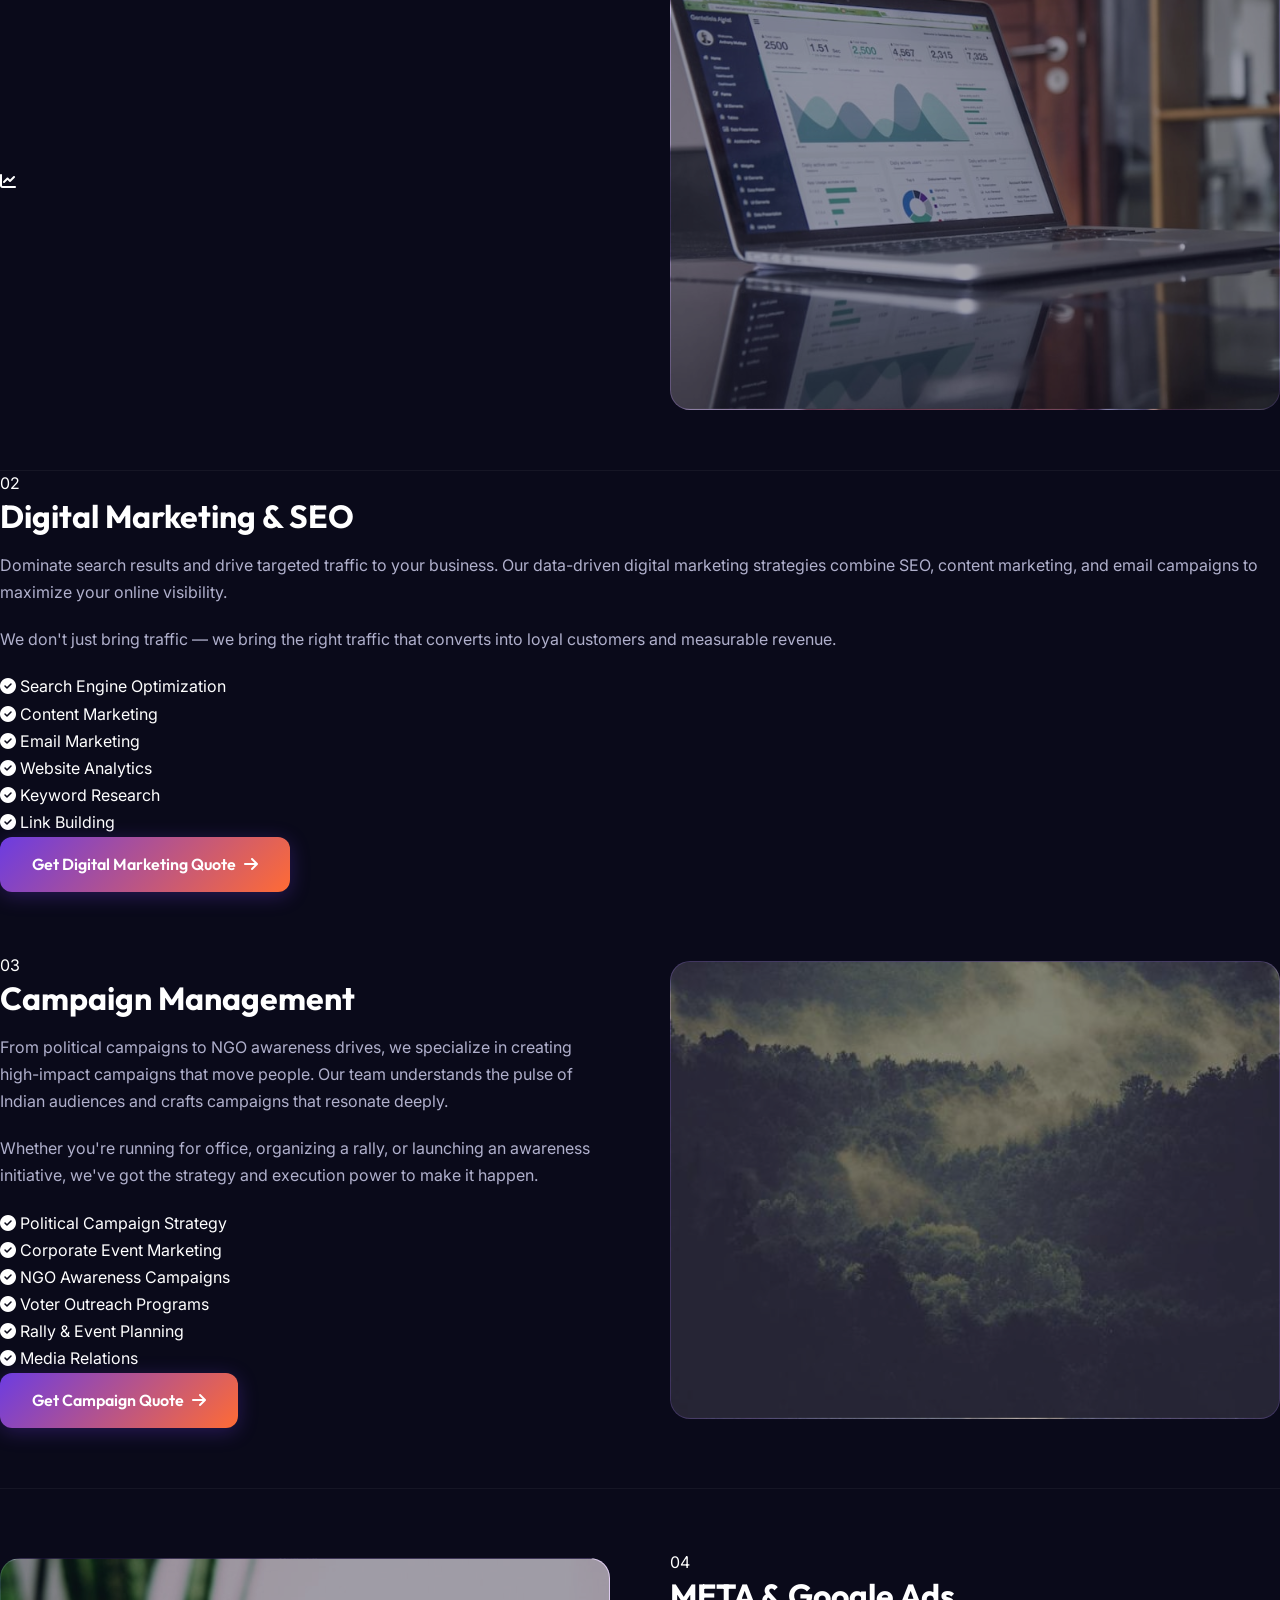
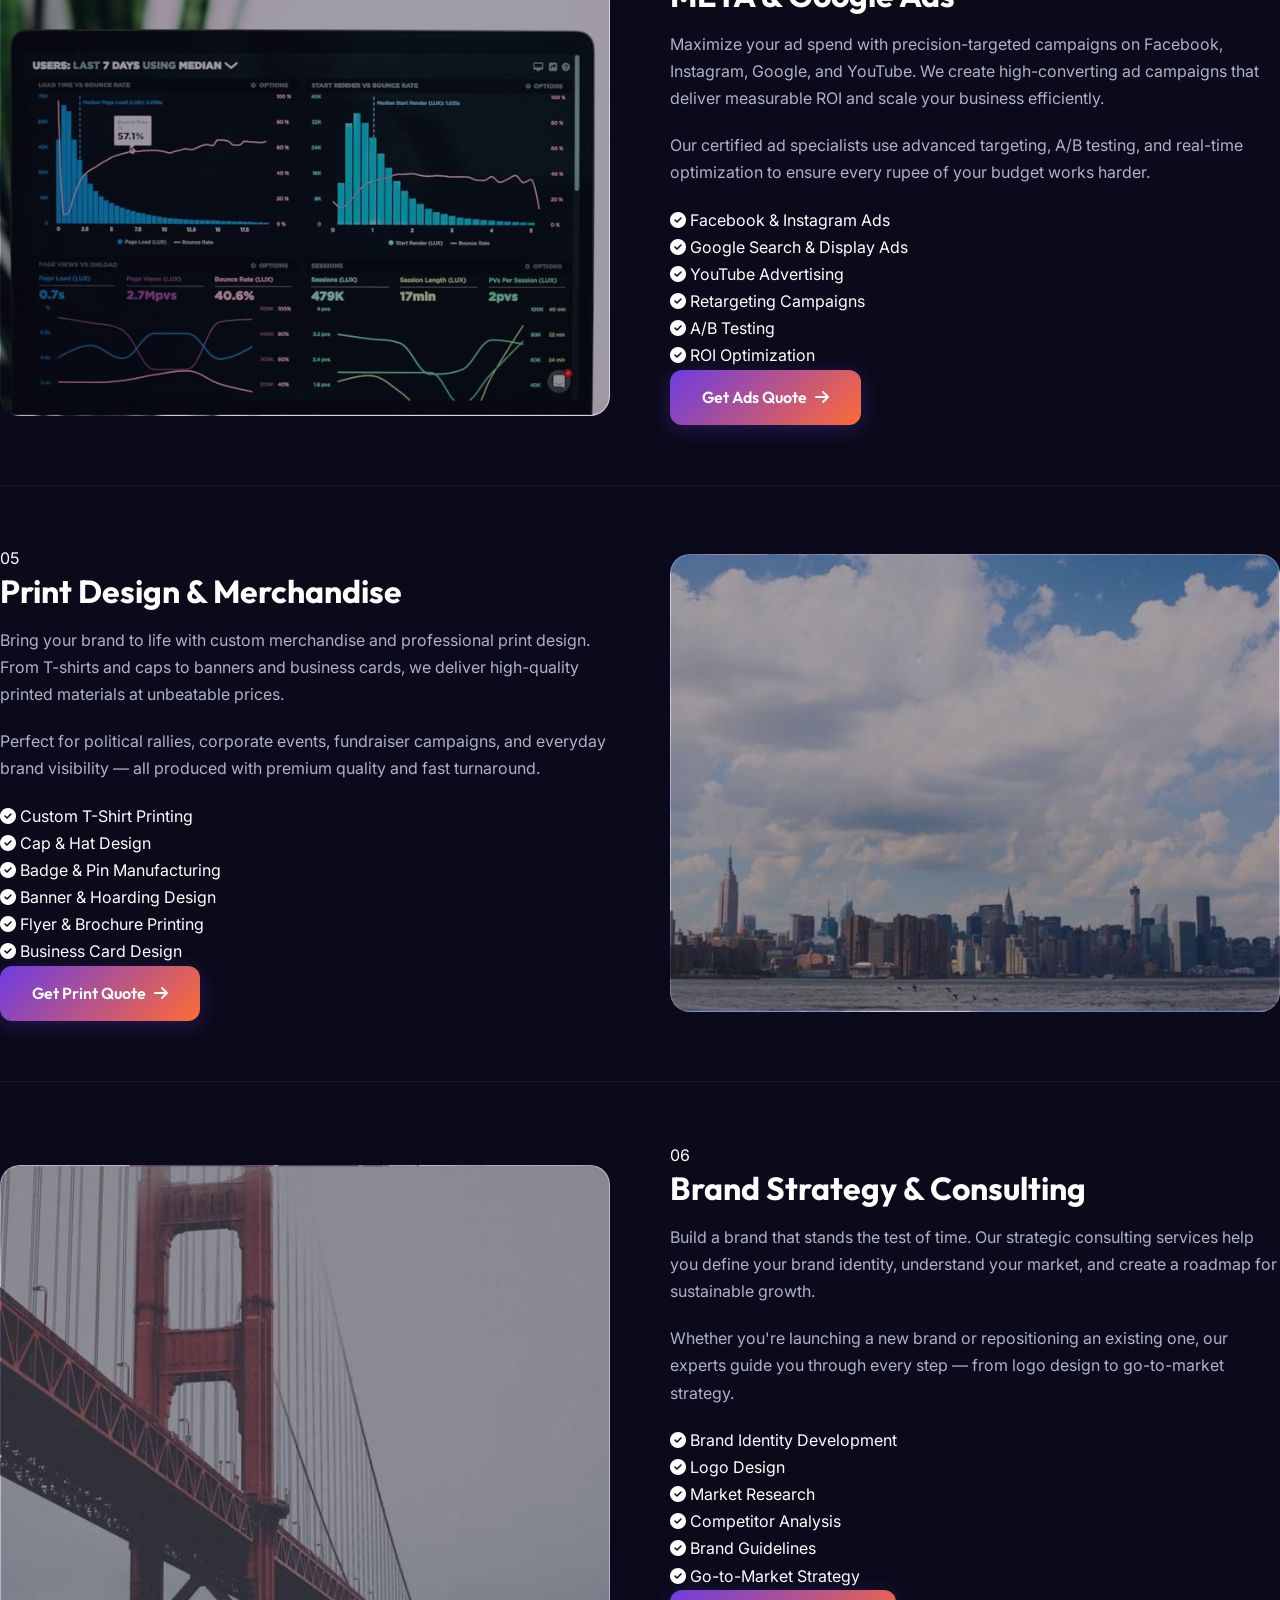
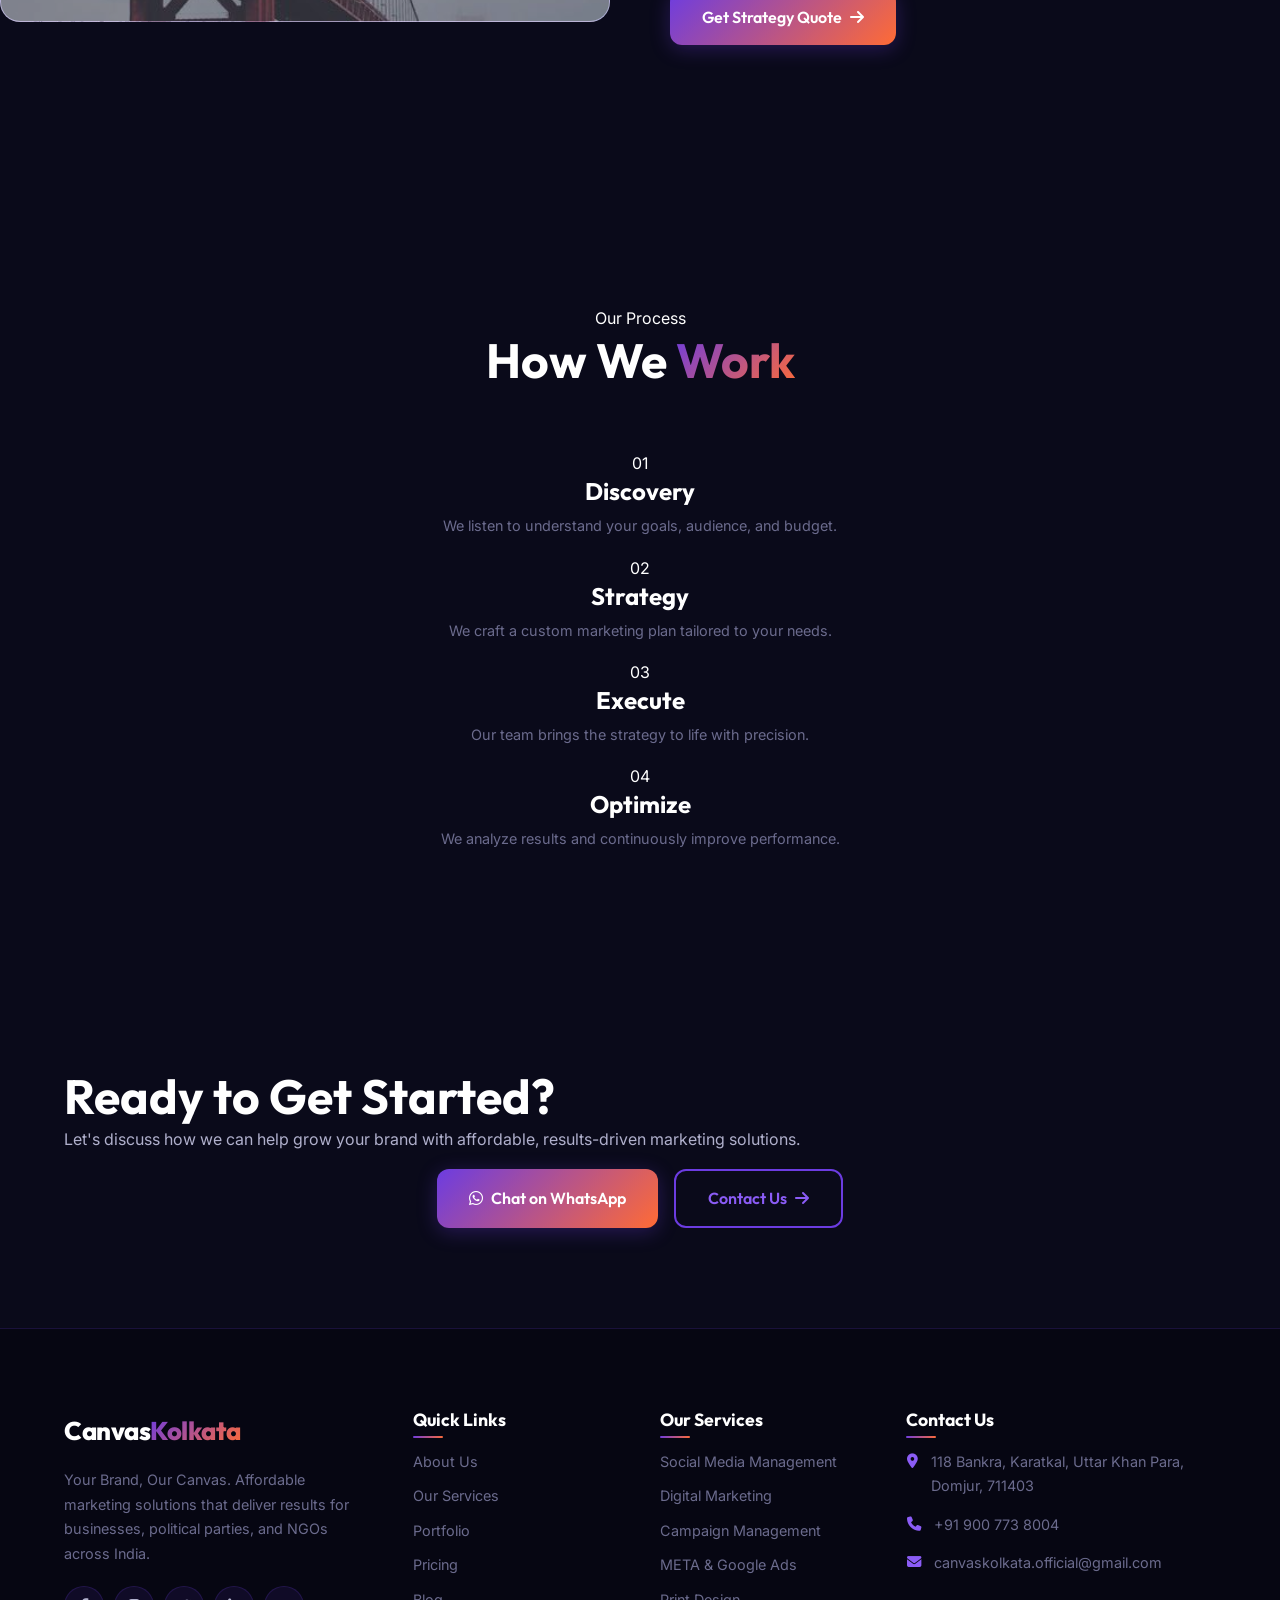
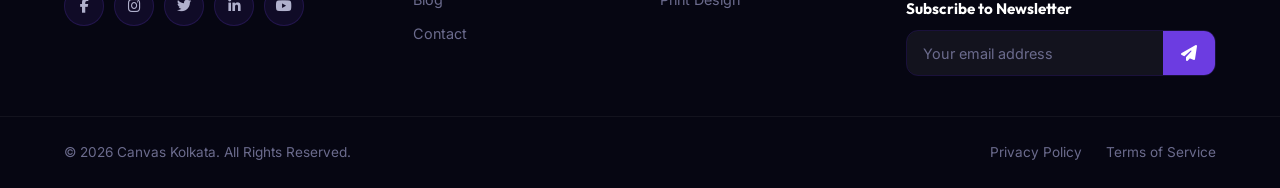
<file: services.html>
<!DOCTYPE html>
<html lang="en">
<head>
  <meta charset="UTF-8">
  <meta name="viewport" content="width=device-width, initial-scale=1.0">
  <meta http-equiv="X-UA-Compatible" content="ie=edge">

  <!-- SEO Meta Tags -->
  <title>Our Services | Canvas Kolkata — Digital Marketing, Campaigns & Printing</title>
  <meta name="description" content="Explore Canvas Kolkata's comprehensive marketing services — social media management, digital marketing, political campaign management, META & Google Ads, and affordable printing.">
  <meta name="keywords" content="digital marketing services, social media management, campaign management, Google Ads, META Ads, print design, brand strategy, Kolkata marketing agency">
  <meta name="author" content="Canvas Kolkata">
  <meta name="robots" content="index, follow">
  <link rel="canonical" href="https://canvaskolkata.com/services.html">

  <!-- Open Graph -->
  <meta property="og:title" content="Our Services | Canvas Kolkata — Digital Marketing, Campaigns & Printing">
  <meta property="og:description" content="Explore Canvas Kolkata's comprehensive marketing services — social media management, digital marketing, political campaign management, META & Google Ads, and affordable printing.">
  <meta property="og:type" content="website">
  <meta property="og:url" content="https://canvaskolkata.com/services.html">
  <meta property="og:site_name" content="Canvas Kolkata">
  <meta property="og:locale" content="en_IN">

  <!-- Twitter Card -->
  <meta name="twitter:card" content="summary_large_image">
  <meta name="twitter:title" content="Our Services | Canvas Kolkata — Digital Marketing, Campaigns & Printing">
  <meta name="twitter:description" content="Explore Canvas Kolkata's comprehensive marketing services — social media management, digital marketing, political campaign management, META & Google Ads, and affordable printing.">

  <!-- Google Fonts -->
  <link rel="preconnect" href="https://fonts.googleapis.com">
  <link rel="preconnect" href="https://fonts.gstatic.com" crossorigin>
  <link href="https://fonts.googleapis.com/css2?family=Inter:wght@300;400;500;600;700&family=Outfit:wght@400;500;600;700;800;900&display=swap" rel="stylesheet">

  <!-- Font Awesome -->
  <link rel="stylesheet" href="https://cdnjs.cloudflare.com/ajax/libs/font-awesome/6.5.1/css/all.min.css">

  <!-- Custom CSS -->
  <link rel="stylesheet" href="css/style.css">
  <link rel="stylesheet" href="css/animations.css">
  <link rel="stylesheet" href="css/responsive.css">
</head>
<body>

  <!-- Preloader -->
  <div class="preloader" id="preloader">
    <div class="preloader-spinner"></div>
  </div>

  <!-- Navbar -->
  <nav class="navbar" id="navbar">
    <div class="container">
      <a href="index.html" class="nav-logo">
      <span class="logo-text">Canvas<span class="logo-accent">Kolkata</span></span>
    </a>
      <div class="nav-menu" id="nav-menu">
        <a href="index.html" class="nav-link">Home</a>
        <a href="about.html" class="nav-link">About</a>
        <a href="services.html" class="nav-link active">Services</a>
        <a href="portfolio.html" class="nav-link">Portfolio</a>
        <a href="pricing.html" class="nav-link">Pricing</a>
        <a href="blog.html" class="nav-link">Blog</a>
        <a href="contact.html" class="nav-link">Contact</a>
      </div>
      <a href="https://wa.me/919007738004?text=Hi%20Canvas%20Kolkata!%20I'm%20interested%20in%20your%20services." class="nav-cta btn btn-primary" target="_blank" rel="noopener">Get Quote</a>
      <div class="nav-toggle" id="nav-toggle">
        <span></span><span></span><span></span>
      </div>
    </div>
  </nav>

  <!-- Page Header -->
  <section class="page-header">
    <div class="container">
      <div class="page-header-content">
        <nav class="breadcrumb" aria-label="Breadcrumb">
          <a href="index.html">Home</a>
          <span class="breadcrumb-separator"><i class="fas fa-chevron-right"></i></span>
          <span class="breadcrumb-current">Services</span>
        </nav>
        <h1 class="reveal">Our <span class="gradient-text">Services</span></h1>
        <p class="page-header-subtitle reveal reveal-delay-1">Comprehensive marketing solutions tailored to your needs — from digital strategy to printed merchandise, all at prices you'll love.</p>
      </div>
    </div>
  </section>

  <!-- Service Details -->
  <section class="section services-detail-section">
    <div class="container">

      <!-- Service 1: Social Media Management -->
      <div class="service-detail reveal">
        <div class="service-detail-visual" style="background: url('assets/images/service-social.jpg') center/cover;"><div style="position:absolute;inset:0;background:rgba(18,18,42,0.4);"></div></div>
          <i class="fas fa-share-nodes"></i>
        </div>
        <div class="service-detail-content">
          <span class="badge">01</span>
          <h3>Social Media Management</h3>
          <p>Build a powerful online presence that captivates your audience. We create, curate, and manage content across all major platforms to grow your brand organically and drive meaningful engagement.</p>
          <p>From Instagram reels to LinkedIn thought leadership, our team handles everything so you can focus on running your business.</p>
          <ul class="service-features">
            <li><i class="fas fa-check-circle"></i> Content Creation & Scheduling</li>
            <li><i class="fas fa-check-circle"></i> Community Management</li>
            <li><i class="fas fa-check-circle"></i> Social Media Analytics</li>
            <li><i class="fas fa-check-circle"></i> Platform Growth Strategy</li>
            <li><i class="fas fa-check-circle"></i> Influencer Collaboration</li>
            <li><i class="fas fa-check-circle"></i> Crisis Management</li>
          </ul>
          <a href="https://wa.me/919007738004?text=Hi%20Canvas%20Kolkata!%20I'm%20interested%20in%20your%20Social%20Media%20Management%20services." class="btn btn-primary" data-quote="Social Media Management" target="_blank" rel="noopener">Get Social Media Quote <i class="fas fa-arrow-right"></i></a>
        </div>
      </div>

      <!-- Service 2: Digital Marketing & SEO -->
      <div class="service-detail reverse reveal">
        <div class="service-detail-visual" style="background: url('assets/images/service-digital.jpg') center/cover;"><div style="position:absolute;inset:0;background:rgba(18,18,42,0.4);"></div></div>
          <i class="fas fa-chart-line"></i>
        </div>
        <div class="service-detail-content">
          <span class="badge">02</span>
          <h3>Digital Marketing & SEO</h3>
          <p>Dominate search results and drive targeted traffic to your business. Our data-driven digital marketing strategies combine SEO, content marketing, and email campaigns to maximize your online visibility.</p>
          <p>We don't just bring traffic — we bring the right traffic that converts into loyal customers and measurable revenue.</p>
          <ul class="service-features">
            <li><i class="fas fa-check-circle"></i> Search Engine Optimization</li>
            <li><i class="fas fa-check-circle"></i> Content Marketing</li>
            <li><i class="fas fa-check-circle"></i> Email Marketing</li>
            <li><i class="fas fa-check-circle"></i> Website Analytics</li>
            <li><i class="fas fa-check-circle"></i> Keyword Research</li>
            <li><i class="fas fa-check-circle"></i> Link Building</li>
          </ul>
          <a href="https://wa.me/919007738004?text=Hi%20Canvas%20Kolkata!%20I'm%20interested%20in%20your%20Digital%20Marketing%20%26%20SEO%20services." class="btn btn-primary" data-quote="Digital Marketing & SEO" target="_blank" rel="noopener">Get Digital Marketing Quote <i class="fas fa-arrow-right"></i></a>
        </div>
      </div>

      <!-- Service 3: Campaign Management -->
      <div class="service-detail reveal">
        <div class="service-detail-visual" style="background: url('assets/images/service-campaign.jpg') center/cover;"><div style="position:absolute;inset:0;background:rgba(18,18,42,0.4);"></div></div>
        <div class="service-detail-content">
          <span class="badge">03</span>
          <h3>Campaign Management</h3>
          <p>From political campaigns to NGO awareness drives, we specialize in creating high-impact campaigns that move people. Our team understands the pulse of Indian audiences and crafts campaigns that resonate deeply.</p>
          <p>Whether you're running for office, organizing a rally, or launching an awareness initiative, we've got the strategy and execution power to make it happen.</p>
          <ul class="service-features">
            <li><i class="fas fa-check-circle"></i> Political Campaign Strategy</li>
            <li><i class="fas fa-check-circle"></i> Corporate Event Marketing</li>
            <li><i class="fas fa-check-circle"></i> NGO Awareness Campaigns</li>
            <li><i class="fas fa-check-circle"></i> Voter Outreach Programs</li>
            <li><i class="fas fa-check-circle"></i> Rally & Event Planning</li>
            <li><i class="fas fa-check-circle"></i> Media Relations</li>
          </ul>
          <a href="https://wa.me/919007738004?text=Hi%20Canvas%20Kolkata!%20I'm%20interested%20in%20your%20Campaign%20Management%20services." class="btn btn-primary" data-quote="Campaign Management" target="_blank" rel="noopener">Get Campaign Quote <i class="fas fa-arrow-right"></i></a>
        </div>
      </div>

      <!-- Service 4: META & Google Ads -->
      <div class="service-detail reverse reveal">
        <div class="service-detail-visual" style="background: url('assets/images/service-ads.jpg') center/cover;"><div style="position:absolute;inset:0;background:rgba(18,18,42,0.4);"></div></div>
        <div class="service-detail-content">
          <span class="badge">04</span>
          <h3>META & Google Ads</h3>
          <p>Maximize your ad spend with precision-targeted campaigns on Facebook, Instagram, Google, and YouTube. We create high-converting ad campaigns that deliver measurable ROI and scale your business efficiently.</p>
          <p>Our certified ad specialists use advanced targeting, A/B testing, and real-time optimization to ensure every rupee of your budget works harder.</p>
          <ul class="service-features">
            <li><i class="fas fa-check-circle"></i> Facebook & Instagram Ads</li>
            <li><i class="fas fa-check-circle"></i> Google Search & Display Ads</li>
            <li><i class="fas fa-check-circle"></i> YouTube Advertising</li>
            <li><i class="fas fa-check-circle"></i> Retargeting Campaigns</li>
            <li><i class="fas fa-check-circle"></i> A/B Testing</li>
            <li><i class="fas fa-check-circle"></i> ROI Optimization</li>
          </ul>
          <a href="https://wa.me/919007738004?text=Hi%20Canvas%20Kolkata!%20I'm%20interested%20in%20your%20META%20%26%20Google%20Ads%20services." class="btn btn-primary" data-quote="META & Google Ads" target="_blank" rel="noopener">Get Ads Quote <i class="fas fa-arrow-right"></i></a>
        </div>
      </div>

      <!-- Service 5: Print Design & Merchandise -->
      <div class="service-detail reveal">
        <div class="service-detail-visual" style="background: url('assets/images/service-print.jpg') center/cover;"><div style="position:absolute;inset:0;background:rgba(18,18,42,0.4);"></div></div>
        <div class="service-detail-content">
          <span class="badge">05</span>
          <h3>Print Design & Merchandise</h3>
          <p>Bring your brand to life with custom merchandise and professional print design. From T-shirts and caps to banners and business cards, we deliver high-quality printed materials at unbeatable prices.</p>
          <p>Perfect for political rallies, corporate events, fundraiser campaigns, and everyday brand visibility — all produced with premium quality and fast turnaround.</p>
          <ul class="service-features">
            <li><i class="fas fa-check-circle"></i> Custom T-Shirt Printing</li>
            <li><i class="fas fa-check-circle"></i> Cap & Hat Design</li>
            <li><i class="fas fa-check-circle"></i> Badge & Pin Manufacturing</li>
            <li><i class="fas fa-check-circle"></i> Banner & Hoarding Design</li>
            <li><i class="fas fa-check-circle"></i> Flyer & Brochure Printing</li>
            <li><i class="fas fa-check-circle"></i> Business Card Design</li>
          </ul>
          <a href="https://wa.me/919007738004?text=Hi%20Canvas%20Kolkata!%20I'm%20interested%20in%20your%20Print%20Design%20%26%20Merchandise%20services." class="btn btn-primary" data-quote="Print Design & Merchandise" target="_blank" rel="noopener">Get Print Quote <i class="fas fa-arrow-right"></i></a>
        </div>
      </div>

      <!-- Service 6: Brand Strategy & Consulting -->
      <div class="service-detail reverse reveal">
        <div class="service-detail-visual" style="background: url('assets/images/service-brand.jpg') center/cover;"><div style="position:absolute;inset:0;background:rgba(18,18,42,0.4);"></div></div>
        <div class="service-detail-content">
          <span class="badge">06</span>
          <h3>Brand Strategy & Consulting</h3>
          <p>Build a brand that stands the test of time. Our strategic consulting services help you define your brand identity, understand your market, and create a roadmap for sustainable growth.</p>
          <p>Whether you're launching a new brand or repositioning an existing one, our experts guide you through every step — from logo design to go-to-market strategy.</p>
          <ul class="service-features">
            <li><i class="fas fa-check-circle"></i> Brand Identity Development</li>
            <li><i class="fas fa-check-circle"></i> Logo Design</li>
            <li><i class="fas fa-check-circle"></i> Market Research</li>
            <li><i class="fas fa-check-circle"></i> Competitor Analysis</li>
            <li><i class="fas fa-check-circle"></i> Brand Guidelines</li>
            <li><i class="fas fa-check-circle"></i> Go-to-Market Strategy</li>
          </ul>
          <a href="https://wa.me/919007738004?text=Hi%20Canvas%20Kolkata!%20I'm%20interested%20in%20your%20Brand%20Strategy%20%26%20Consulting%20services." class="btn btn-primary" data-quote="Brand Strategy & Consulting" target="_blank" rel="noopener">Get Strategy Quote <i class="fas fa-arrow-right"></i></a>
        </div>
      </div>

    </div>
  </section>

  <!-- Process Section -->
  <section class="section process-section">
    <div class="container">
      <div class="section-header">
        <span class="badge reveal">Our Process</span>
        <h2 class="reveal reveal-delay-1">How We <span class="gradient-text">Work</span></h2>
      </div>
      <div class="process-grid">
        <div class="process-step reveal reveal-delay-1">
          <div class="process-number">01</div>
          <h4>Discovery</h4>
          <p>We listen to understand your goals, audience, and budget.</p>
        </div>
        <div class="process-step reveal reveal-delay-2">
          <div class="process-number">02</div>
          <h4>Strategy</h4>
          <p>We craft a custom marketing plan tailored to your needs.</p>
        </div>
        <div class="process-step reveal reveal-delay-3">
          <div class="process-number">03</div>
          <h4>Execute</h4>
          <p>Our team brings the strategy to life with precision.</p>
        </div>
        <div class="process-step reveal reveal-delay-4">
          <div class="process-number">04</div>
          <h4>Optimize</h4>
          <p>We analyze results and continuously improve performance.</p>
        </div>
      </div>
    </div>
  </section>

  <!-- CTA Banner -->
  <section class="section cta-banner">
    <div class="container">
      <div class="cta-banner-content reveal reveal-scale">
        <h2>Ready to Get Started?</h2>
        <p>Let's discuss how we can help grow your brand with affordable, results-driven marketing solutions.</p>
        <div class="cta-buttons">
          <a href="https://wa.me/919007738004?text=Hi%20Canvas%20Kolkata!%20I'm%20interested%20in%20your%20services." class="btn btn-primary" target="_blank" rel="noopener"><i class="fab fa-whatsapp"></i> Chat on WhatsApp</a>
          <a href="contact.html" class="btn btn-outline">Contact Us <i class="fas fa-arrow-right"></i></a>
        </div>
      </div>
    </div>
  </section>

  <!-- Footer -->
  <footer class="footer">
    <div class="footer-top">
      <div class="container">
        <div class="footer-grid">
          <div class="footer-col">
            <a href="index.html" class="footer-logo">
            <span class="logo-text">Canvas<span class="logo-accent">Kolkata</span></span>
          </a>
            <p class="footer-desc">Your Brand, Our Canvas. Affordable marketing solutions that deliver results for businesses, political parties, and NGOs across India.</p>
            <div class="footer-socials">
              <a href="#" aria-label="Facebook"><i class="fab fa-facebook-f"></i></a>
              <a href="#" aria-label="Instagram"><i class="fab fa-instagram"></i></a>
              <a href="#" aria-label="Twitter"><i class="fab fa-twitter"></i></a>
              <a href="#" aria-label="LinkedIn"><i class="fab fa-linkedin-in"></i></a>
              <a href="#" aria-label="YouTube"><i class="fab fa-youtube"></i></a>
            </div>
          </div>
          <div class="footer-col">
            <h4>Quick Links</h4>
            <ul class="footer-links">
              <li><a href="about.html">About Us</a></li>
              <li><a href="services.html">Our Services</a></li>
              <li><a href="portfolio.html">Portfolio</a></li>
              <li><a href="pricing.html">Pricing</a></li>
              <li><a href="blog.html">Blog</a></li>
              <li><a href="contact.html">Contact</a></li>
            </ul>
          </div>
          <div class="footer-col">
            <h4>Our Services</h4>
            <ul class="footer-links">
              <li><a href="services.html">Social Media Management</a></li>
              <li><a href="services.html">Digital Marketing</a></li>
              <li><a href="services.html">Campaign Management</a></li>
              <li><a href="services.html">META & Google Ads</a></li>
              <li><a href="services.html">Print Design</a></li>
            </ul>
          </div>
          <div class="footer-col">
            <h4>Contact Us</h4>
            <ul class="footer-contact">
              <li><i class="fas fa-map-marker-alt"></i> 118 Bankra, Karatkal, Uttar Khan Para, Domjur, 711403</li>
              <li><i class="fas fa-phone"></i> <a href="tel:+919007738004">+91 900 773 8004</a></li>
              <li><i class="fas fa-envelope"></i> <a href="mailto:canvaskolkata.official@gmail.com">canvaskolkata.official@gmail.com</a></li>
            </ul>
            <div class="footer-newsletter">
              <h5>Subscribe to Newsletter</h5>
              <form class="newsletter-form" id="newsletter-form">
                <input type="email" placeholder="Your email address" required>
                <button type="submit"><i class="fas fa-paper-plane"></i></button>
              </form>
            </div>
          </div>
        </div>
      </div>
    </div>
    <div class="footer-bottom">
      <div class="container">
        <p>&copy; <span id="current-year">2026</span> Canvas Kolkata. All Rights Reserved.</p>
        <div class="footer-bottom-links">
          <a href="#">Privacy Policy</a>
          <a href="#">Terms of Service</a>
        </div>
      </div>
    </div>
  </footer>

  <!-- WhatsApp Float -->
  <a href="https://wa.me/919007738004?text=Hi%20Canvas%20Kolkata!%20I'm%20interested%20in%20your%20services." class="whatsapp-float" id="whatsapp-float" target="_blank" rel="noopener noreferrer" aria-label="Chat on WhatsApp">
    <i class="fab fa-whatsapp"></i>
    <span class="whatsapp-tooltip">Chat with us!</span>
  </a>
  <button class="back-to-top" id="back-to-top" aria-label="Back to top">
    <i class="fas fa-chevron-up"></i>
  </button>

  <!-- Scripts -->
  <script src="js/main.js"></script>
  <script src="js/counter.js"></script>
  <script src="js/form.js"></script>
</body>
</html>
</file>
<file: css/style.css>
/* ============================================================
   CANVAS KOLKATA — Global Design System
   Your Brand, Our Canvas
   ============================================================ */

/* ===== CSS CUSTOM PROPERTIES ===== */
:root {
  /* Colors */
  --primary: #6C3CE1;
  --primary-light: #8B5CF6;
  --primary-dark: #5B2CC7;
  --primary-rgb: 108, 60, 225;
  --secondary: #FF6B35;
  --secondary-light: #FF8C5A;
  --secondary-dark: #E55A25;
  --secondary-rgb: 255, 107, 53;
  --accent: #00D4AA;
  --accent-light: #00F5C8;
  --accent-dark: #00B892;
  --accent-rgb: 0, 212, 170;
  --dark-bg: #0A0A1A;
  --darker-bg: #060612;
  --card-bg: rgba(18, 18, 42, 0.6);
  --card-bg-hover: rgba(26, 26, 58, 0.8);
  --glass-bg: rgba(18, 18, 42, 0.6);
  --glass-border: rgba(255, 255, 255, 0.1);
  --text-primary: #FFFFFF;
  --text-secondary: #B0B0CC;
  --text-muted: #6B6B8D;
  --border-color: rgba(108, 60, 225, 0.2);
  --gradient-primary: linear-gradient(135deg, #6C3CE1, #FF6B35);
  --gradient-secondary: linear-gradient(135deg, #FF6B35, #6C3CE1);
  --gradient-accent: linear-gradient(135deg, #00D4AA, #6C3CE1);
  --gradient-dark: linear-gradient(135deg, #12122A, #0A0A1A);
  --shadow-primary: 0 4px 30px rgba(108, 60, 225, 0.15);
  --shadow-card: 0 8px 32px rgba(0, 0, 0, 0.3);
  --shadow-hover: 0 12px 40px rgba(108, 60, 225, 0.25);

  /* Typography */
  --font-heading: 'Outfit', sans-serif;
  --font-body: 'Inter', sans-serif;

  /* Spacing */
  --section-padding: 100px 0;
  --container-max: 1200px;
  --container-padding: 0 24px;
  --gap-sm: 12px;
  --gap-md: 24px;
  --gap-lg: 40px;
  --gap-xl: 60px;

  /* Border Radius */
  --radius-sm: 8px;
  --radius-md: 12px;
  --radius-lg: 20px;
  --radius-xl: 30px;
  --radius-full: 50%;

  /* Transitions */
  --transition-fast: 0.2s ease;
  --transition-base: 0.3s ease;
  --transition-slow: 0.5s ease;
  --transition-spring: 0.4s cubic-bezier(0.175, 0.885, 0.32, 1.275);

  /* Navbar */
  --navbar-height: 80px;
}

/* ===== CSS RESET ===== */
*,
*::before,
*::after {
  margin: 0;
  padding: 0;
  box-sizing: border-box;
}

html {
  scroll-behavior: smooth;
  scroll-padding-top: var(--navbar-height);
  -webkit-font-smoothing: antialiased;
  -moz-osx-font-smoothing: grayscale;
  overflow-x: hidden;
  width: 100%;
}

body {
  font-family: var(--font-body);
  font-size: 16px;
  line-height: 1.7;
  color: var(--text-primary);
  background-color: var(--dark-bg);
  overflow-x: hidden;
  width: 100%;
  position: relative;
}

a {
  text-decoration: none;
  color: inherit;
  transition: color var(--transition-base);
}

ul, ol {
  list-style: none;
}

img {
  max-width: 100%;
  height: auto;
  display: block;
}

button, input, textarea, select {
  font-family: inherit;
  font-size: inherit;
  border: none;
  outline: none;
  background: none;
}

button {
  cursor: pointer;
}

/* ===== TYPOGRAPHY ===== */
h1, h2, h3, h4, h5, h6 {
  font-family: var(--font-heading);
  font-weight: 700;
  line-height: 1.2;
  color: var(--text-primary);
}

h1 { font-size: clamp(2.5rem, 5vw, 4rem); }
h2 { font-size: clamp(2rem, 4vw, 3rem); }
h3 { font-size: clamp(1.5rem, 3vw, 2rem); }
h4 { font-size: clamp(1.25rem, 2vw, 1.5rem); }
h5 { font-size: 1.125rem; }
h6 { font-size: 1rem; }

p {
  color: var(--text-secondary);
  margin-bottom: 1rem;
}

.gradient-text {
  background: var(--gradient-primary);
  -webkit-background-clip: text;
  -webkit-text-fill-color: transparent;
  background-clip: text;
}

.accent-text {
  color: var(--accent);
}

/* ===== LAYOUT ===== */
.container {
  max-width: var(--container-max);
  margin: 0 auto;
  padding: var(--container-padding);
  width: 100%;
}

.section {
  padding: var(--section-padding);
  position: relative;
}

.section-header {
  text-align: center;
  margin-bottom: var(--gap-xl);
  max-width: 700px;
  margin-left: auto;
  margin-right: auto;
}

.section-badge {
  display: inline-block;
  padding: 6px 18px;
  background: rgba(108, 60, 225, 0.1);
  border: 1px solid rgba(108, 60, 225, 0.3);
  border-radius: var(--radius-xl);
  color: var(--primary-light);
  font-size: 0.85rem;
  font-weight: 600;
  letter-spacing: 1px;
  text-transform: uppercase;
  margin-bottom: 16px;
}

.section-title {
  margin-bottom: 16px;
}

.section-subtitle {
  color: var(--text-secondary);
  font-size: 1.1rem;
  line-height: 1.8;
}

/* ===== PRELOADER ===== */
.preloader {
  position: fixed;
  top: 0;
  left: 0;
  width: 100%;
  height: 100%;
  background: var(--darker-bg);
  display: flex;
  align-items: center;
  justify-content: center;
  z-index: 99999;
  transition: opacity 0.5s ease, visibility 0.5s ease;
}

.preloader.hidden {
  opacity: 0;
  visibility: hidden;
}

.preloader-spinner {
  width: 50px;
  height: 50px;
  border: 3px solid rgba(108, 60, 225, 0.2);
  border-top-color: var(--primary);
  border-radius: 50%;
  animation: spin 0.8s linear infinite;
}

@keyframes spin {
  to { transform: rotate(360deg); }
}

/* ===== NAVBAR ===== */
.navbar {
  position: fixed;
  top: 0;
  left: 0;
  width: 100%;
  height: var(--navbar-height);
  z-index: 1000;
  transition: all var(--transition-base);
  background: transparent;
}

.navbar.scrolled {
  background: rgba(10, 10, 26, 0.92);
  backdrop-filter: blur(20px);
  -webkit-backdrop-filter: blur(20px);
  border-bottom: 1px solid var(--glass-border);
  box-shadow: 0 4px 30px rgba(0, 0, 0, 0.3);
}

.navbar > .container {
  display: flex;
  align-items: center;
  justify-content: space-between;
  height: 100%;
}

.nav-logo {
  display: flex;
  align-items: center;
  gap: 8px;
  z-index: 1001;
}

.brand-logo {
  height: 45px;
  width: auto;
  background-color: #ffffff;
  border-radius: 8px;
  padding: 4px 10px;
  box-shadow: 0 4px 15px rgba(0, 0, 0, 0.2);
  object-fit: contain;
}

.logo-text {
  font-family: var(--font-heading);
  font-size: 1.6rem;
  font-weight: 800;
  color: var(--text-primary);
  letter-spacing: -0.5px;
}

.logo-accent {
  background: var(--gradient-primary);
  -webkit-background-clip: text;
  -webkit-text-fill-color: transparent;
  background-clip: text;
}

.nav-menu {
  display: flex;
  align-items: center;
  gap: 32px;
}

.nav-link {
  font-size: 0.95rem;
  font-weight: 500;
  color: var(--text-secondary);
  position: relative;
  padding: 4px 0;
  transition: color var(--transition-base);
}

.nav-link::after {
  content: '';
  position: absolute;
  bottom: -2px;
  left: 0;
  width: 0;
  height: 2px;
  background: var(--gradient-primary);
  border-radius: 2px;
  transition: width var(--transition-base);
}

.nav-link:hover,
.nav-link.active {
  color: var(--text-primary);
}

.nav-link:hover::after,
.nav-link.active::after {
  width: 100%;
}

.nav-cta {
  padding: 10px 24px;
  font-size: 0.9rem;
}

.nav-toggle {
  display: none;
  flex-direction: column;
  gap: 5px;
  cursor: pointer;
  z-index: 1001;
  padding: 5px;
}

.nav-toggle span {
  width: 25px;
  height: 2.5px;
  background: var(--text-primary);
  border-radius: 4px;
  transition: all var(--transition-base);
}

.nav-toggle.active span:nth-child(1) {
  transform: rotate(45deg) translate(5px, 5px);
}

.nav-toggle.active span:nth-child(2) {
  opacity: 0;
}

.nav-toggle.active span:nth-child(3) {
  transform: rotate(-45deg) translate(5px, -5px);
}

/* ===== BUTTONS ===== */
.btn {
  display: inline-flex;
  align-items: center;
  justify-content: center;
  gap: 8px;
  padding: 14px 32px;
  border-radius: var(--radius-md);
  font-family: var(--font-heading);
  font-weight: 600;
  font-size: 1rem;
  cursor: pointer;
  transition: all var(--transition-base);
  position: relative;
  overflow: hidden;
  white-space: nowrap;
}

.btn::before {
  content: '';
  position: absolute;
  top: 0;
  left: -100%;
  width: 100%;
  height: 100%;
  background: linear-gradient(90deg, transparent, rgba(255,255,255,0.1), transparent);
  transition: left 0.5s ease;
}

.btn:hover::before {
  left: 100%;
}

.btn-primary {
  background: var(--gradient-primary);
  color: #fff;
  border: none;
  box-shadow: 0 4px 20px rgba(108, 60, 225, 0.3);
}

.btn-primary:hover {
  transform: translateY(-2px);
  box-shadow: 0 6px 30px rgba(108, 60, 225, 0.5);
}

.btn-secondary {
  background: transparent;
  color: var(--text-primary);
  border: 2px solid rgba(255, 255, 255, 0.2);
}

.btn-secondary:hover {
  border-color: var(--primary);
  background: rgba(108, 60, 225, 0.1);
  transform: translateY(-2px);
}

.btn-outline {
  background: transparent;
  color: var(--primary-light);
  border: 2px solid var(--primary);
}

.btn-outline:hover {
  background: var(--primary);
  color: #fff;
  transform: translateY(-2px);
}

.btn-accent {
  background: var(--accent);
  color: var(--dark-bg);
  font-weight: 700;
}

.btn-accent:hover {
  background: var(--accent-light);
  transform: translateY(-2px);
  box-shadow: 0 6px 30px rgba(0, 212, 170, 0.3);
}

.btn-large {
  padding: 18px 40px;
  font-size: 1.1rem;
}

.btn-sm {
  padding: 10px 20px;
  font-size: 0.85rem;
}

.btn-whatsapp {
  background: #25D366;
  color: #fff;
}

.btn-whatsapp:hover {
  background: #20c05c;
  transform: translateY(-2px);
  box-shadow: 0 6px 30px rgba(37, 211, 102, 0.3);
}

/* ===== HERO SECTION ===== */
.hero {
  min-height: 100vh;
  display: flex;
  align-items: center;
  position: relative;
  padding-top: var(--navbar-height);
  overflow: hidden;
}

.hero::before {
  content: '';
  position: absolute;
  top: -50%;
  left: -20%;
  width: 600px;
  height: 600px;
  background: radial-gradient(circle, rgba(108, 60, 225, 0.15), transparent 70%);
  border-radius: 50%;
  animation: float-slow 8s ease-in-out infinite;
}

.hero::after {
  content: '';
  position: absolute;
  bottom: -30%;
  right: -10%;
  width: 500px;
  height: 500px;
  background: radial-gradient(circle, rgba(255, 107, 53, 0.1), transparent 70%);
  border-radius: 50%;
  animation: float-slow 10s ease-in-out infinite reverse;
}

.hero-canvas {
  position: absolute;
  top: 0;
  left: 0;
  width: 100%;
  height: 100%;
  z-index: 0;
}

.hero-content {
  position: relative;
  z-index: 2;
  max-width: 800px;
}

.hero-badge {
  display: inline-flex;
  align-items: center;
  gap: 8px;
  padding: 8px 20px;
  background: rgba(108, 60, 225, 0.1);
  border: 1px solid rgba(108, 60, 225, 0.3);
  border-radius: var(--radius-xl);
  color: var(--primary-light);
  font-size: 0.9rem;
  font-weight: 500;
  margin-bottom: 24px;
  animation: fadeInUp 0.6s ease forwards;
}

.hero-title {
  font-size: clamp(2.8rem, 6vw, 4.5rem);
  font-weight: 900;
  line-height: 1.1;
  margin-bottom: 24px;
  animation: fadeInUp 0.6s ease 0.2s forwards;
  opacity: 0;
}

.hero-title .highlight {
  background: var(--gradient-primary);
  -webkit-background-clip: text;
  -webkit-text-fill-color: transparent;
  background-clip: text;
}

.hero-subtitle {
  font-size: 1.15rem;
  color: var(--text-secondary);
  line-height: 1.8;
  margin-bottom: 40px;
  max-width: 600px;
  animation: fadeInUp 0.6s ease 0.4s forwards;
  opacity: 0;
}

.hero-cta {
  display: flex;
  flex-wrap: wrap;
  gap: 16px;
  animation: fadeInUp 0.6s ease 0.6s forwards;
  opacity: 0;
}

.hero-stats {
  display: flex;
  gap: 48px;
  margin-top: 60px;
  padding-top: 40px;
  border-top: 1px solid rgba(255, 255, 255, 0.1);
  animation: fadeInUp 0.6s ease 0.8s forwards;
  opacity: 0;
}

.hero-stat {
  text-align: left;
}

.hero-stat-number {
  font-family: var(--font-heading);
  font-size: 2rem;
  font-weight: 800;
  background: var(--gradient-primary);
  -webkit-background-clip: text;
  -webkit-text-fill-color: transparent;
  background-clip: text;
}

.hero-stat-label {
  font-size: 0.85rem;
  color: var(--text-muted);
  margin-top: 4px;
}

/* ===== TRUST BAR ===== */
.trust-bar {
  padding: 40px 0;
  border-top: 1px solid rgba(255, 255, 255, 0.05);
  border-bottom: 1px solid rgba(255, 255, 255, 0.05);
  background: var(--darker-bg);
}

.trust-bar .container {
  display: flex;
  align-items: center;
  justify-content: center;
  gap: 60px;
  flex-wrap: wrap;
}

.trust-item {
  display: flex;
  align-items: center;
  gap: 12px;
  color: var(--text-muted);
  font-size: 0.95rem;
  font-weight: 500;
}

.trust-item i {
  font-size: 1.3rem;
  color: var(--primary-light);
}

/* ===== SERVICE CARDS ===== */
.services-grid {
  display: grid;
  grid-template-columns: repeat(3, 1fr);
  gap: var(--gap-md);
}

.service-card {
  background: var(--card-bg);
  backdrop-filter: blur(12px);
  -webkit-backdrop-filter: blur(12px);
  border: 1px solid var(--glass-border);
  border-radius: var(--radius-lg);
  padding: 40px 30px;
  transition: all var(--transition-base);
  position: relative;
  overflow: hidden;
  will-change: transform, box-shadow;
}

.service-card::before {
  content: '';
  position: absolute;
  top: 0;
  left: 0;
  width: 100%;
  height: 3px;
  background: var(--gradient-primary);
  transform: scaleX(0);
  transform-origin: left;
  transition: transform var(--transition-base);
}

.service-card:hover {
  transform: translateY(-8px);
  border-color: rgba(108, 60, 225, 0.4);
  box-shadow: var(--shadow-hover);
  background: var(--card-bg-hover);
}

.service-card:hover::before {
  transform: scaleX(1);
}

.service-card-icon {
  width: 60px;
  height: 60px;
  display: flex;
  align-items: center;
  justify-content: center;
  background: rgba(108, 60, 225, 0.1);
  border-radius: var(--radius-md);
  margin-bottom: 20px;
  font-size: 1.5rem;
  color: var(--primary-light);
  transition: all var(--transition-base);
}

.service-card:hover .service-card-icon {
  background: var(--gradient-primary);
  color: #fff;
  transform: scale(1.05);
}

.service-card-title {
  font-size: 1.25rem;
  margin-bottom: 12px;
}

.service-card-text {
  color: var(--text-secondary);
  font-size: 0.95rem;
  line-height: 1.7;
  margin-bottom: 20px;
}

.service-card-link {
  display: inline-flex;
  align-items: center;
  gap: 6px;
  color: var(--primary-light);
  font-weight: 600;
  font-size: 0.9rem;
  transition: gap var(--transition-base);
}

.service-card-link:hover {
  gap: 12px;
  color: var(--secondary);
}

/* ===== ABOUT PREVIEW ===== */
.about-preview {
  display: grid;
  grid-template-columns: 1fr 1fr;
  gap: var(--gap-xl);
  align-items: center;
}

.about-preview-image {
  position: relative;
  border-radius: var(--radius-lg);
  overflow: hidden;
  aspect-ratio: 4/3;
  background: var(--gradient-dark);
  border: 1px solid var(--border-color);
}

.about-preview-image-inner {
  width: 100%;
  height: 100%;
  display: flex;
  align-items: center;
  justify-content: center;
  background: linear-gradient(135deg, rgba(108, 60, 225, 0.2), rgba(255, 107, 53, 0.15));
}

.about-preview-image-inner i {
  font-size: 5rem;
  background: var(--gradient-primary);
  -webkit-background-clip: text;
  -webkit-text-fill-color: transparent;
  background-clip: text;
}

.about-preview-badge {
  position: absolute;
  bottom: 20px;
  right: 20px;
  background: rgba(10, 10, 26, 0.9);
  backdrop-filter: blur(10px);
  border: 1px solid var(--border-color);
  border-radius: var(--radius-md);
  padding: 16px 20px;
  display: flex;
  align-items: center;
  gap: 12px;
}

.about-preview-badge-number {
  font-family: var(--font-heading);
  font-size: 2rem;
  font-weight: 800;
  background: var(--gradient-primary);
  -webkit-background-clip: text;
  -webkit-text-fill-color: transparent;
  background-clip: text;
}

.about-preview-badge-text {
  font-size: 0.85rem;
  color: var(--text-secondary);
  line-height: 1.3;
}

.about-preview-content .section-badge {
  margin-bottom: 12px;
}

.about-preview-content h2 {
  margin-bottom: 20px;
}

.about-preview-content p {
  margin-bottom: 16px;
}

.about-features {
  display: grid;
  grid-template-columns: 1fr 1fr;
  gap: 16px;
  margin: 24px 0 32px;
}

.about-feature {
  display: flex;
  align-items: center;
  gap: 10px;
  font-weight: 500;
}

.about-feature i {
  color: var(--accent);
  font-size: 1rem;
}

/* ===== STATS SECTION ===== */
.stats-section {
  padding: 80px 0;
  background: linear-gradient(135deg, rgba(108, 60, 225, 0.08), rgba(255, 107, 53, 0.05));
  border-top: 1px solid var(--border-color);
  border-bottom: 1px solid var(--border-color);
}

.stats-grid {
  display: grid;
  grid-template-columns: repeat(4, 1fr);
  gap: var(--gap-md);
}

.stat-item {
  text-align: center;
  padding: 30px 20px;
  position: relative;
}

.stat-item:not(:last-child)::after {
  content: '';
  position: absolute;
  right: 0;
  top: 50%;
  transform: translateY(-50%);
  width: 1px;
  height: 60px;
  background: var(--border-color);
}

.stat-icon {
  width: 50px;
  height: 50px;
  display: flex;
  align-items: center;
  justify-content: center;
  background: rgba(108, 60, 225, 0.1);
  border-radius: var(--radius-md);
  margin: 0 auto 16px;
  font-size: 1.3rem;
  color: var(--primary-light);
}

.stat-number {
  font-family: var(--font-heading);
  font-size: 2.5rem;
  font-weight: 800;
  background: var(--gradient-primary);
  -webkit-background-clip: text;
  -webkit-text-fill-color: transparent;
  background-clip: text;
  margin-bottom: 8px;
}

.stat-label {
  color: var(--text-secondary);
  font-size: 0.95rem;
  font-weight: 500;
}

/* ===== WHY CHOOSE US ===== */
.why-grid {
  display: grid;
  grid-template-columns: repeat(3, 1fr);
  gap: var(--gap-md);
}

.why-card {
  background: var(--card-bg);
  border: 1px solid var(--border-color);
  border-radius: var(--radius-lg);
  padding: 35px 28px;
  text-align: center;
  transition: all var(--transition-base);
}

.why-card:hover {
  transform: translateY(-5px);
  border-color: rgba(108, 60, 225, 0.4);
  box-shadow: var(--shadow-hover);
}

.why-card-icon {
  width: 56px;
  height: 56px;
  display: flex;
  align-items: center;
  justify-content: center;
  background: rgba(108, 60, 225, 0.1);
  border-radius: var(--radius-md);
  margin: 0 auto 18px;
  font-size: 1.4rem;
  color: var(--primary-light);
  transition: all var(--transition-base);
}

.why-card:hover .why-card-icon {
  background: var(--gradient-primary);
  color: #fff;
}

.why-card-title {
  font-size: 1.15rem;
  margin-bottom: 10px;
}

.why-card-text {
  color: var(--text-secondary);
  font-size: 0.9rem;
}

/* ===== TESTIMONIALS ===== */
.testimonials-section {
  background: var(--darker-bg);
}

.testimonial-slider {
  position: relative;
  max-width: 800px;
  margin: 0 auto;
  overflow: hidden;
}

.testimonial-track {
  display: flex;
  transition: transform 0.5s ease;
}

.testimonial-card {
  min-width: 100%;
  padding: 0 20px;
}

.testimonial-card-inner {
  background: var(--card-bg);
  backdrop-filter: blur(12px);
  -webkit-backdrop-filter: blur(12px);
  border: 1px solid var(--glass-border);
  border-radius: var(--radius-lg);
  padding: 40px;
  text-align: center;
  position: relative;
  will-change: transform;
}

.testimonial-card-inner::before {
  content: '\f10d';
  font-family: 'Font Awesome 6 Free';
  font-weight: 900;
  font-size: 2.5rem;
  color: rgba(108, 60, 225, 0.15);
  position: absolute;
  top: 20px;
  left: 30px;
}

.testimonial-stars {
  color: var(--secondary);
  font-size: 1.1rem;
  margin-bottom: 20px;
}

.testimonial-text {
  font-size: 1.1rem;
  color: var(--text-secondary);
  line-height: 1.8;
  font-style: italic;
  margin-bottom: 24px;
}

.testimonial-author {
  display: flex;
  align-items: center;
  justify-content: center;
  gap: 16px;
}

.testimonial-avatar {
  width: 50px;
  height: 50px;
  border-radius: var(--radius-full);
  display: flex;
  align-items: center;
  justify-content: center;
  font-family: var(--font-heading);
  font-weight: 700;
  font-size: 1.1rem;
  color: #fff;
}

.testimonial-author-info h4 {
  font-size: 1rem;
  margin-bottom: 2px;
}

.testimonial-author-info p {
  font-size: 0.85rem;
  color: var(--text-muted);
  margin-bottom: 0;
}

.testimonial-dots {
  display: flex;
  justify-content: center;
  gap: 10px;
  margin-top: 30px;
}

.testimonial-dot {
  width: 10px;
  height: 10px;
  border-radius: var(--radius-full);
  background: rgba(108, 60, 225, 0.3);
  cursor: pointer;
  transition: all var(--transition-base);
}

.testimonial-dot.active {
  width: 30px;
  border-radius: 5px;
  background: var(--primary);
}

.testimonial-arrows {
  display: flex;
  justify-content: center;
  gap: 16px;
  margin-top: 24px;
}

.testimonial-arrow {
  width: 44px;
  height: 44px;
  display: flex;
  align-items: center;
  justify-content: center;
  background: var(--card-bg);
  border: 1px solid var(--border-color);
  border-radius: var(--radius-full);
  color: var(--text-secondary);
  cursor: pointer;
  transition: all var(--transition-base);
}

.testimonial-arrow:hover {
  background: var(--primary);
  color: #fff;
  border-color: var(--primary);
}

/* ===== BLOG CARDS ===== */
.blog-grid {
  display: grid;
  grid-template-columns: repeat(3, 1fr);
  gap: var(--gap-md);
}

.blog-card {
  background: var(--card-bg);
  border: 1px solid var(--border-color);
  border-radius: var(--radius-lg);
  overflow: hidden;
  transition: all var(--transition-base);
}

.blog-card:hover {
  transform: translateY(-6px);
  box-shadow: var(--shadow-hover);
  border-color: rgba(108, 60, 225, 0.4);
}

.blog-card-image {
  aspect-ratio: 16/9;
  overflow: hidden;
  position: relative;
}

.blog-card-image-inner {
  width: 100%;
  height: 100%;
  display: flex;
  align-items: center;
  justify-content: center;
  transition: transform var(--transition-slow);
}

.blog-card:hover .blog-card-image-inner {
  transform: scale(1.05);
}

.blog-card-image-inner i {
  font-size: 2.5rem;
  opacity: 0.5;
}

.blog-card-category {
  position: absolute;
  top: 14px;
  left: 14px;
  padding: 4px 14px;
  background: rgba(108, 60, 225, 0.9);
  color: #fff;
  border-radius: var(--radius-xl);
  font-size: 0.75rem;
  font-weight: 600;
  text-transform: uppercase;
  letter-spacing: 0.5px;
}

.blog-card-content {
  padding: 24px;
}

.blog-card-meta {
  display: flex;
  align-items: center;
  gap: 16px;
  margin-bottom: 12px;
  color: var(--text-muted);
  font-size: 0.85rem;
}

.blog-card-meta i {
  margin-right: 4px;
}

.blog-card-title {
  font-size: 1.1rem;
  margin-bottom: 12px;
  line-height: 1.4;
  transition: color var(--transition-base);
}

.blog-card:hover .blog-card-title {
  color: var(--primary-light);
}

.blog-card-excerpt {
  color: var(--text-secondary);
  font-size: 0.9rem;
  margin-bottom: 16px;
  display: -webkit-box;
  -webkit-line-clamp: 2;
  -webkit-box-orient: vertical;
  overflow: hidden;
}

.blog-card-link {
  display: inline-flex;
  align-items: center;
  gap: 6px;
  color: var(--primary-light);
  font-weight: 600;
  font-size: 0.9rem;
}

.blog-card-link:hover {
  color: var(--secondary);
}

/* ===== BLOG FEATURED ===== */
.blog-featured {
  display: grid;
  grid-template-columns: 1fr 1fr;
  gap: var(--gap-lg);
  margin-bottom: var(--gap-xl);
  background: var(--card-bg);
  border: 1px solid var(--border-color);
  border-radius: var(--radius-lg);
  overflow: hidden;
}

.blog-featured-image {
  min-height: 350px;
  display: flex;
  align-items: center;
  justify-content: center;
}

.blog-featured-image i {
  font-size: 4rem;
  opacity: 0.3;
}

.blog-featured-content {
  padding: 40px;
  display: flex;
  flex-direction: column;
  justify-content: center;
}

.blog-featured .blog-card-category {
  position: static;
  display: inline-block;
  width: fit-content;
  margin-bottom: 16px;
}

.blog-featured .blog-card-title {
  font-size: 1.5rem;
  margin-bottom: 16px;
}

.blog-featured .blog-card-excerpt {
  -webkit-line-clamp: 4;
}

/* ===== BLOG SIDEBAR ===== */
.blog-layout {
  display: grid;
  grid-template-columns: 1fr 340px;
  gap: var(--gap-lg);
}

.blog-sidebar {
  display: flex;
  flex-direction: column;
  gap: var(--gap-md);
}

.sidebar-widget {
  background: var(--card-bg);
  border: 1px solid var(--border-color);
  border-radius: var(--radius-lg);
  padding: 28px;
}

.sidebar-widget h4 {
  font-size: 1.1rem;
  margin-bottom: 20px;
  padding-bottom: 12px;
  border-bottom: 1px solid var(--border-color);
}

.sidebar-categories li {
  margin-bottom: 10px;
}

.sidebar-categories li a {
  display: flex;
  align-items: center;
  justify-content: space-between;
  color: var(--text-secondary);
  padding: 8px 12px;
  border-radius: var(--radius-sm);
  transition: all var(--transition-base);
}

.sidebar-categories li a:hover {
  background: rgba(108, 60, 225, 0.1);
  color: var(--primary-light);
}

.sidebar-categories .count {
  background: rgba(108, 60, 225, 0.15);
  padding: 2px 10px;
  border-radius: var(--radius-xl);
  font-size: 0.8rem;
  color: var(--primary-light);
}

.sidebar-post {
  display: flex;
  gap: 14px;
  padding-bottom: 14px;
  margin-bottom: 14px;
  border-bottom: 1px solid rgba(255, 255, 255, 0.05);
}

.sidebar-post:last-child {
  border-bottom: none;
  margin-bottom: 0;
  padding-bottom: 0;
}

.sidebar-post-thumb {
  width: 70px;
  height: 70px;
  border-radius: var(--radius-sm);
  display: flex;
  align-items: center;
  justify-content: center;
  flex-shrink: 0;
}

.sidebar-post-thumb i {
  font-size: 1.2rem;
  opacity: 0.5;
}

.sidebar-post-title {
  font-size: 0.9rem;
  margin-bottom: 4px;
  line-height: 1.4;
}

.sidebar-post-date {
  font-size: 0.8rem;
  color: var(--text-muted);
}

/* ===== CTA BANNER ===== */
.cta-banner {
  position: relative;
  overflow: hidden;
}

.cta-inner {
  background: linear-gradient(135deg, rgba(108, 60, 225, 0.15), rgba(255, 107, 53, 0.1));
  border: 1px solid var(--border-color);
  border-radius: var(--radius-xl);
  padding: 80px 60px;
  text-align: center;
  position: relative;
  overflow: hidden;
}

.cta-inner::before {
  content: '';
  position: absolute;
  top: -100px;
  right: -100px;
  width: 300px;
  height: 300px;
  background: radial-gradient(circle, rgba(108, 60, 225, 0.2), transparent 70%);
  border-radius: 50%;
}

.cta-inner::after {
  content: '';
  position: absolute;
  bottom: -100px;
  left: -100px;
  width: 300px;
  height: 300px;
  background: radial-gradient(circle, rgba(255, 107, 53, 0.15), transparent 70%);
  border-radius: 50%;
}

.cta-content {
  position: relative;
  z-index: 2;
}

.cta-title {
  font-size: clamp(1.8rem, 3.5vw, 2.5rem);
  margin-bottom: 16px;
}

.cta-text {
  color: var(--text-secondary);
  font-size: 1.1rem;
  max-width: 600px;
  margin: 0 auto 32px;
}

.cta-buttons {
  display: flex;
  justify-content: center;
  gap: 16px;
  flex-wrap: wrap;
}

/* ===== PAGE HEADER ===== */
.page-header {
  padding: 160px 0 80px;
  text-align: center;
  position: relative;
  overflow: hidden;
  background: linear-gradient(180deg, rgba(108, 60, 225, 0.08), transparent);
}

.page-header::before {
  content: '';
  position: absolute;
  top: -100px;
  left: 50%;
  transform: translateX(-50%);
  width: 600px;
  height: 600px;
  background: radial-gradient(circle, rgba(108, 60, 225, 0.1), transparent 70%);
  border-radius: 50%;
}

.page-header-content {
  position: relative;
  z-index: 2;
}

.page-header h1 {
  margin-bottom: 16px;
}

.page-header p {
  font-size: 1.15rem;
  max-width: 600px;
  margin: 0 auto;
}

.breadcrumb {
  display: flex;
  align-items: center;
  justify-content: center;
  gap: 8px;
  margin-bottom: 20px;
  font-size: 0.9rem;
  color: var(--text-muted);
}

.breadcrumb a {
  color: var(--text-secondary);
  transition: color var(--transition-base);
}

.breadcrumb a:hover {
  color: var(--primary-light);
}

.breadcrumb .separator {
  color: var(--text-muted);
}

.breadcrumb .current {
  color: var(--primary-light);
}

/* ===== PRICING ===== */
.pricing-grid {
  display: grid;
  grid-template-columns: repeat(3, 1fr);
  gap: var(--gap-md);
  align-items: stretch;
}

.pricing-card {
  background: var(--card-bg);
  border: 1px solid var(--border-color);
  border-radius: var(--radius-lg);
  padding: 40px 30px;
  text-align: center;
  transition: all var(--transition-base);
  position: relative;
  display: flex;
  flex-direction: column;
}

.pricing-card:hover {
  transform: translateY(-6px);
  box-shadow: var(--shadow-hover);
}

.pricing-card.featured {
  border-color: var(--primary);
  background: linear-gradient(180deg, rgba(108, 60, 225, 0.1), var(--card-bg));
  transform: scale(1.05);
}

.pricing-card.featured:hover {
  transform: scale(1.05) translateY(-6px);
}

.pricing-badge {
  position: absolute;
  top: -14px;
  left: 50%;
  transform: translateX(-50%);
  padding: 6px 24px;
  background: var(--gradient-primary);
  color: #fff;
  border-radius: var(--radius-xl);
  font-size: 0.8rem;
  font-weight: 700;
  text-transform: uppercase;
  letter-spacing: 1px;
}

.pricing-header {
  margin-bottom: 28px;
}

.pricing-plan {
  font-size: 1.2rem;
  font-weight: 600;
  margin-bottom: 8px;
  color: var(--text-secondary);
}

.pricing-price {
  font-family: var(--font-heading);
  font-size: 3rem;
  font-weight: 800;
  margin-bottom: 4px;
}

.pricing-price .currency {
  font-size: 1.5rem;
  vertical-align: super;
  margin-right: 2px;
}

.pricing-price .period {
  font-size: 1rem;
  color: var(--text-muted);
  font-weight: 400;
}

.pricing-desc {
  font-size: 0.9rem;
  color: var(--text-muted);
}

.pricing-features {
  flex: 1;
  text-align: left;
  margin-bottom: 32px;
  padding-top: 24px;
  border-top: 1px solid var(--border-color);
}

.pricing-features li {
  display: flex;
  align-items: center;
  gap: 10px;
  padding: 10px 0;
  color: var(--text-secondary);
  font-size: 0.95rem;
}

.pricing-features li i {
  color: var(--accent);
  font-size: 0.85rem;
  width: 18px;
}

.pricing-features li.disabled {
  opacity: 0.4;
}

.pricing-features li.disabled i {
  color: var(--text-muted);
}

.pricing-card .btn {
  width: 100%;
}

/* ===== PRICING COMPARISON TABLE ===== */
.comparison-table-wrapper {
  overflow-x: auto;
  margin-top: var(--gap-xl);
}

.comparison-table {
  width: 100%;
  border-collapse: collapse;
  background: var(--card-bg);
  border-radius: var(--radius-lg);
  overflow: hidden;
  border: 1px solid var(--border-color);
}

.comparison-table thead th {
  padding: 20px;
  background: rgba(108, 60, 225, 0.1);
  font-family: var(--font-heading);
  font-weight: 600;
  text-align: center;
  border-bottom: 1px solid var(--border-color);
}

.comparison-table thead th:first-child {
  text-align: left;
}

.comparison-table tbody td {
  padding: 16px 20px;
  border-bottom: 1px solid rgba(255, 255, 255, 0.05);
  text-align: center;
  color: var(--text-secondary);
  font-size: 0.95rem;
}

.comparison-table tbody td:first-child {
  text-align: left;
  font-weight: 500;
  color: var(--text-primary);
}

.comparison-table tbody tr:hover {
  background: rgba(108, 60, 225, 0.05);
}

.comparison-table .check {
  color: var(--accent);
}

.comparison-table .cross {
  color: var(--text-muted);
  opacity: 0.4;
}

/* ===== PORTFOLIO ===== */
.portfolio-filters {
  display: flex;
  justify-content: center;
  gap: 12px;
  margin-bottom: 40px;
  flex-wrap: wrap;
}

.filter-btn {
  padding: 10px 24px;
  border-radius: var(--radius-xl);
  font-size: 0.9rem;
  font-weight: 500;
  color: var(--text-secondary);
  background: var(--card-bg);
  border: 1px solid var(--border-color);
  cursor: pointer;
  transition: all var(--transition-base);
}

.filter-btn:hover,
.filter-btn.active {
  background: var(--primary);
  color: #fff;
  border-color: var(--primary);
}

.portfolio-grid {
  display: grid;
  grid-template-columns: repeat(auto-fill, minmax(300px, 1fr));
  gap: var(--gap-md);
}

.portfolio-card {
  border-radius: var(--radius-lg);
  overflow: hidden;
  position: relative;
  aspect-ratio: 4/3;
  cursor: pointer;
  border: 1px solid var(--border-color);
}

.portfolio-card-bg {
  width: 100%;
  height: 100%;
  display: flex;
  align-items: center;
  justify-content: center;
  transition: transform var(--transition-slow);
}

.portfolio-card-bg i {
  font-size: 3rem;
  opacity: 0.3;
  color: #fff;
}

.portfolio-card:hover .portfolio-card-bg {
  transform: scale(1.1);
}

.portfolio-card-overlay {
  position: absolute;
  bottom: 0;
  left: 0;
  width: 100%;
  padding: 30px;
  background: linear-gradient(transparent, rgba(0, 0, 0, 0.85));
  transform: translateY(20px);
  opacity: 0;
  transition: all var(--transition-base);
}

.portfolio-card:hover .portfolio-card-overlay {
  transform: translateY(0);
  opacity: 1;
}

.portfolio-card-overlay h4 {
  font-size: 1.1rem;
  margin-bottom: 6px;
}

.portfolio-card-overlay p {
  font-size: 0.85rem;
  color: var(--text-muted);
  margin-bottom: 0;
}

.portfolio-card-overlay .tag {
  display: inline-block;
  padding: 3px 12px;
  background: rgba(108, 60, 225, 0.3);
  border-radius: var(--radius-xl);
  font-size: 0.75rem;
  color: var(--primary-light);
  margin-top: 8px;
}

/* ===== TEAM ===== */
.team-grid {
  display: grid;
  grid-template-columns: repeat(4, 1fr);
  gap: var(--gap-md);
}

.team-card {
  background: var(--card-bg);
  border: 1px solid var(--border-color);
  border-radius: var(--radius-lg);
  padding: 30px;
  text-align: center;
  transition: all var(--transition-base);
}

.team-card:hover {
  transform: translateY(-6px);
  box-shadow: var(--shadow-hover);
  border-color: rgba(108, 60, 225, 0.4);
}

.team-card-image {
  width: 100px;
  height: 100px;
  border-radius: var(--radius-full);
  margin: 0 auto 20px;
  display: flex;
  align-items: center;
  justify-content: center;
  font-family: var(--font-heading);
  font-weight: 700;
  font-size: 1.8rem;
  color: #fff;
  position: relative;
}

.team-card-image::after {
  content: '';
  position: absolute;
  inset: -3px;
  border-radius: var(--radius-full);
  background: var(--gradient-primary);
  z-index: -1;
}

.team-card-info h4 {
  font-size: 1.1rem;
  margin-bottom: 4px;
}

.team-card-info .role {
  color: var(--primary-light);
  font-size: 0.85rem;
  font-weight: 500;
  margin-bottom: 8px;
}

.team-card-info p {
  font-size: 0.85rem;
  color: var(--text-muted);
  margin-bottom: 16px;
}

.team-card-socials {
  display: flex;
  justify-content: center;
  gap: 10px;
}

.team-card-socials a {
  width: 36px;
  height: 36px;
  display: flex;
  align-items: center;
  justify-content: center;
  background: rgba(108, 60, 225, 0.1);
  border-radius: var(--radius-full);
  color: var(--text-secondary);
  font-size: 0.85rem;
  transition: all var(--transition-base);
}

.team-card-socials a:hover {
  background: var(--primary);
  color: #fff;
}

/* ===== CONTACT ===== */
.contact-cards {
  display: grid;
  grid-template-columns: repeat(4, 1fr);
  gap: var(--gap-md);
  margin-bottom: var(--gap-xl);
}

.contact-card {
  background: var(--card-bg);
  border: 1px solid var(--border-color);
  border-radius: var(--radius-lg);
  padding: 30px;
  text-align: center;
  transition: all var(--transition-base);
}

.contact-card:hover {
  transform: translateY(-4px);
  border-color: rgba(108, 60, 225, 0.4);
  box-shadow: var(--shadow-hover);
}

.contact-card-icon {
  width: 56px;
  height: 56px;
  display: flex;
  align-items: center;
  justify-content: center;
  background: rgba(108, 60, 225, 0.1);
  border-radius: var(--radius-md);
  margin: 0 auto 16px;
  font-size: 1.3rem;
  color: var(--primary-light);
}

.contact-card h4 {
  font-size: 1rem;
  margin-bottom: 8px;
}

.contact-card p {
  color: var(--text-secondary);
  font-size: 0.9rem;
  margin-bottom: 0;
}

.contact-card a {
  color: var(--primary-light);
}

.contact-card a:hover {
  color: var(--secondary);
}

.contact-grid {
  display: grid;
  grid-template-columns: 1fr 1fr;
  gap: var(--gap-lg);
}

.contact-form {
  background: var(--card-bg);
  border: 1px solid var(--border-color);
  border-radius: var(--radius-lg);
  padding: 40px;
}

.contact-form h3 {
  margin-bottom: 8px;
}

.contact-form > p {
  margin-bottom: 28px;
}

.form-row {
  display: grid;
  grid-template-columns: 1fr 1fr;
  gap: 16px;
}

.form-group {
  margin-bottom: 20px;
}

.form-group label {
  display: block;
  font-size: 0.9rem;
  font-weight: 500;
  margin-bottom: 8px;
  color: var(--text-secondary);
}

.form-group input,
.form-group textarea,
.form-group select {
  width: 100%;
  padding: 14px 18px;
  background: rgba(255, 255, 255, 0.05);
  border: 1px solid var(--border-color);
  border-radius: var(--radius-md);
  color: var(--text-primary);
  font-size: 0.95rem;
  transition: all var(--transition-base);
}

.form-group input:focus,
.form-group textarea:focus,
.form-group select:focus {
  border-color: var(--primary);
  box-shadow: 0 0 0 3px rgba(108, 60, 225, 0.15);
  background: rgba(255, 255, 255, 0.08);
}

.form-group input::placeholder,
.form-group textarea::placeholder {
  color: var(--text-muted);
}

.form-group textarea {
  min-height: 140px;
  resize: vertical;
}

.form-group select {
  cursor: pointer;
  appearance: none;
  background-image: url("data:image/svg+xml,%3Csvg xmlns='http://www.w3.org/2000/svg' width='12' height='12' fill='%236B6B8D' viewBox='0 0 16 16'%3E%3Cpath d='M1.646 4.646a.5.5 0 0 1 .708 0L8 10.293l5.646-5.647a.5.5 0 0 1 .708.708l-6 6a.5.5 0 0 1-.708 0l-6-6a.5.5 0 0 1 0-.708z'/%3E%3C/svg%3E");
  background-repeat: no-repeat;
  background-position: right 16px center;
  padding-right: 40px;
}

.form-group select option {
  background: var(--card-bg);
  color: var(--text-primary);
}

.form-error {
  color: #ff4444;
  font-size: 0.8rem;
  margin-top: 6px;
  display: none;
}

.form-group.error input,
.form-group.error textarea,
.form-group.error select {
  border-color: #ff4444;
}

.form-group.error .form-error {
  display: block;
}

.form-success {
  display: none;
  text-align: center;
  padding: 30px;
}

.form-success.show {
  display: block;
}

.form-success i {
  font-size: 3rem;
  color: var(--accent);
  margin-bottom: 16px;
}

.form-success h3 {
  margin-bottom: 8px;
}

.contact-map {
  border-radius: var(--radius-lg);
  overflow: hidden;
  border: 1px solid var(--border-color);
  min-height: 400px;
}

.contact-map iframe {
  width: 100%;
  height: 100%;
  min-height: 400px;
  border: none;
  filter: invert(90%) hue-rotate(180deg) brightness(0.9) contrast(1.1);
}

/* ===== PROCESS SECTION ===== */
.process-steps {
  display: grid;
  grid-template-columns: repeat(4, 1fr);
  gap: var(--gap-md);
  position: relative;
}

.process-steps::before {
  content: '';
  position: absolute;
  top: 40px;
  left: 12.5%;
  width: 75%;
  height: 2px;
  background: var(--border-color);
}

.process-step {
  text-align: center;
  position: relative;
}

.process-step-number {
  width: 60px;
  height: 60px;
  display: flex;
  align-items: center;
  justify-content: center;
  background: var(--card-bg);
  border: 2px solid var(--primary);
  border-radius: var(--radius-full);
  margin: 0 auto 20px;
  font-family: var(--font-heading);
  font-size: 1.3rem;
  font-weight: 700;
  color: var(--primary-light);
  position: relative;
  z-index: 2;
}

.process-step h4 {
  margin-bottom: 8px;
}

.process-step p {
  color: var(--text-muted);
  font-size: 0.9rem;
}

/* ===== SERVICE DETAIL (services page) ===== */
.service-detail {
  display: grid;
  grid-template-columns: 1fr 1fr;
  gap: var(--gap-xl);
  align-items: center;
  padding: 60px 0;
  border-bottom: 1px solid rgba(255, 255, 255, 0.05);
}

.service-detail:nth-child(even) {
  direction: rtl;
}

.service-detail:nth-child(even) > * {
  direction: ltr;
}

.service-detail:last-child {
  border-bottom: none;
}

.service-detail-visual {
  aspect-ratio: 4/3;
  background: var(--card-bg);
  border: 1px solid var(--border-color);
  border-radius: var(--radius-lg);
  display: flex;
  align-items: center;
  justify-content: center;
  position: relative;
  overflow: hidden;
}

.service-detail-visual i {
  font-size: 4rem;
  background: var(--gradient-primary);
  -webkit-background-clip: text;
  -webkit-text-fill-color: transparent;
  background-clip: text;
}

.service-detail-content .section-badge {
  margin-bottom: 12px;
}

.service-detail-content h3 {
  margin-bottom: 16px;
}

.service-detail-content p {
  margin-bottom: 20px;
}

.service-detail-features {
  margin-bottom: 28px;
}

.service-detail-features li {
  display: flex;
  align-items: center;
  gap: 10px;
  padding: 8px 0;
  color: var(--text-secondary);
}

.service-detail-features li i {
  color: var(--accent);
  font-size: 0.85rem;
}

/* ===== FAQ ===== */
.faq-list {
  max-width: 800px;
  margin: 0 auto;
}

.faq-item {
  background: var(--card-bg);
  border: 1px solid var(--border-color);
  border-radius: var(--radius-md);
  margin-bottom: 12px;
  overflow: hidden;
  transition: border-color var(--transition-base);
}

.faq-item.active {
  border-color: rgba(108, 60, 225, 0.4);
}

.faq-question {
  display: flex;
  align-items: center;
  justify-content: space-between;
  padding: 20px 24px;
  cursor: pointer;
  font-family: var(--font-heading);
  font-weight: 600;
  font-size: 1rem;
  color: var(--text-primary);
  transition: color var(--transition-base);
  width: 100%;
  text-align: left;
  gap: 16px;
}

.faq-question:hover {
  color: var(--primary-light);
}

.faq-question i {
  transition: transform var(--transition-base);
  color: var(--primary-light);
  flex-shrink: 0;
}

.faq-item.active .faq-question i {
  transform: rotate(180deg);
}

.faq-answer {
  max-height: 0;
  overflow: hidden;
  transition: max-height 0.4s ease, padding 0.4s ease;
}

.faq-answer-inner {
  padding: 0 24px 20px;
  color: var(--text-secondary);
  font-size: 0.95rem;
  line-height: 1.8;
}

.faq-item.active .faq-answer {
  max-height: 300px;
}

/* ===== VALUES ===== */
.values-grid {
  display: grid;
  grid-template-columns: repeat(3, 1fr);
  gap: var(--gap-md);
}

.value-card {
  background: var(--card-bg);
  border: 1px solid var(--border-color);
  border-radius: var(--radius-lg);
  padding: 35px 28px;
  text-align: center;
  transition: all var(--transition-base);
}

.value-card:hover {
  transform: translateY(-5px);
  border-color: rgba(108, 60, 225, 0.4);
  box-shadow: var(--shadow-hover);
}

.value-card-icon {
  width: 56px;
  height: 56px;
  display: flex;
  align-items: center;
  justify-content: center;
  background: rgba(108, 60, 225, 0.1);
  border-radius: var(--radius-md);
  margin: 0 auto 18px;
  font-size: 1.4rem;
  color: var(--primary-light);
}

.value-card h4 {
  font-size: 1.1rem;
  margin-bottom: 10px;
}

.value-card p {
  color: var(--text-secondary);
  font-size: 0.9rem;
  margin-bottom: 0;
}

/* ===== MISSION VISION ===== */
.mission-vision {
  display: grid;
  grid-template-columns: 1fr 1fr;
  gap: var(--gap-md);
}

.mv-card {
  background: var(--card-bg);
  border: 1px solid var(--border-color);
  border-radius: var(--radius-lg);
  padding: 40px;
  position: relative;
  overflow: hidden;
}

.mv-card::before {
  content: '';
  position: absolute;
  top: 0;
  left: 0;
  width: 100%;
  height: 4px;
}

.mv-card:first-child::before {
  background: var(--gradient-primary);
}

.mv-card:last-child::before {
  background: var(--gradient-accent);
}

.mv-card-icon {
  width: 56px;
  height: 56px;
  display: flex;
  align-items: center;
  justify-content: center;
  background: rgba(108, 60, 225, 0.1);
  border-radius: var(--radius-md);
  margin-bottom: 20px;
  font-size: 1.5rem;
  color: var(--primary-light);
}

.mv-card h3 {
  margin-bottom: 12px;
}

.mv-card p {
  margin-bottom: 0;
}

/* ===== ABOUT STORY ===== */
.story-content {
  max-width: 800px;
  margin: 0 auto;
  text-align: center;
}

.story-content p {
  font-size: 1.1rem;
  line-height: 1.9;
}

/* ===== FOOTER ===== */
.footer {
  background: var(--darker-bg);
  border-top: 1px solid var(--border-color);
}

.footer-top {
  padding: 80px 0 40px;
}

.footer-grid {
  display: grid;
  grid-template-columns: 1.5fr 1fr 1fr 1.5fr;
  gap: 40px;
}

.footer-logo {
  display: inline-block;
  margin-bottom: 16px;
}

.footer-logo .brand-logo {
  height: 50px;
}

.footer-desc {
  color: var(--text-muted);
  font-size: 0.9rem;
  line-height: 1.7;
  margin-bottom: 20px;
}

.footer-socials {
  display: flex;
  gap: 10px;
}

.footer-socials a {
  width: 40px;
  height: 40px;
  display: flex;
  align-items: center;
  justify-content: center;
  background: rgba(108, 60, 225, 0.1);
  border: 1px solid var(--border-color);
  border-radius: var(--radius-full);
  color: var(--text-secondary);
  font-size: 0.9rem;
  transition: all var(--transition-base);
}

.footer-socials a:hover {
  background: var(--primary);
  color: #fff;
  border-color: var(--primary);
  transform: translateY(-3px);
}

.footer-col h4 {
  font-size: 1.1rem;
  margin-bottom: 20px;
  position: relative;
}

.footer-col h4::after {
  content: '';
  position: absolute;
  bottom: -8px;
  left: 0;
  width: 30px;
  height: 2px;
  background: var(--gradient-primary);
  border-radius: 2px;
}

.footer-links li {
  margin-bottom: 10px;
}

.footer-links a {
  color: var(--text-muted);
  font-size: 0.9rem;
  transition: all var(--transition-base);
  display: flex;
  align-items: center;
  gap: 6px;
}

.footer-links a:hover {
  color: var(--primary-light);
  padding-left: 6px;
}

.footer-contact li {
  display: flex;
  align-items: flex-start;
  gap: 12px;
  margin-bottom: 14px;
  color: var(--text-muted);
  font-size: 0.9rem;
}

.footer-contact li i {
  color: var(--primary-light);
  margin-top: 4px;
  width: 16px;
  text-align: center;
}

.footer-contact li a {
  color: var(--text-muted);
}

.footer-contact li a:hover {
  color: var(--primary-light);
}

.footer-newsletter {
  margin-top: 24px;
}

.footer-newsletter h5 {
  font-size: 0.95rem;
  margin-bottom: 12px;
}

.newsletter-form {
  display: flex;
  gap: 0;
  border-radius: var(--radius-md);
  overflow: hidden;
  border: 1px solid var(--border-color);
}

.newsletter-form input {
  flex: 1;
  padding: 12px 16px;
  background: rgba(255, 255, 255, 0.05);
  color: var(--text-primary);
  font-size: 0.9rem;
}

.newsletter-form input::placeholder {
  color: var(--text-muted);
}

.newsletter-form button {
  padding: 12px 18px;
  background: var(--primary);
  color: #fff;
  transition: background var(--transition-base);
}

.newsletter-form button:hover {
  background: var(--primary-dark);
}

.footer-bottom {
  padding: 24px 0;
  border-top: 1px solid rgba(255, 255, 255, 0.05);
}

.footer-bottom .container {
  display: flex;
  align-items: center;
  justify-content: space-between;
}

.footer-bottom p {
  color: var(--text-muted);
  font-size: 0.85rem;
  margin-bottom: 0;
}

.footer-bottom-links {
  display: flex;
  gap: 24px;
}

.footer-bottom-links a {
  color: var(--text-muted);
  font-size: 0.85rem;
}

.footer-bottom-links a:hover {
  color: var(--primary-light);
}

/* ===== WHATSAPP FLOAT ===== */
.whatsapp-float {
  position: fixed;
  bottom: 30px;
  right: 30px;
  z-index: 999;
  width: 60px;
  height: 60px;
  background: #25D366;
  border-radius: var(--radius-full);
  display: flex;
  align-items: center;
  justify-content: center;
  color: #fff;
  font-size: 1.6rem;
  box-shadow: 0 4px 20px rgba(37, 211, 102, 0.4);
  transition: all var(--transition-base);
  animation: pulse-green 2s infinite;
}

.whatsapp-float:hover {
  transform: scale(1.1);
  box-shadow: 0 6px 30px rgba(37, 211, 102, 0.6);
}

.whatsapp-tooltip {
  position: absolute;
  right: 70px;
  white-space: nowrap;
  padding: 8px 16px;
  background: #fff;
  color: #333;
  font-size: 0.85rem;
  font-weight: 500;
  border-radius: var(--radius-sm);
  box-shadow: 0 4px 15px rgba(0, 0, 0, 0.15);
  opacity: 0;
  visibility: hidden;
  transition: all var(--transition-base);
  pointer-events: none;
}

.whatsapp-tooltip::after {
  content: '';
  position: absolute;
  right: -6px;
  top: 50%;
  transform: translateY(-50%);
  width: 0;
  height: 0;
  border-left: 6px solid #fff;
  border-top: 6px solid transparent;
  border-bottom: 6px solid transparent;
}

.whatsapp-float:hover .whatsapp-tooltip {
  opacity: 1;
  visibility: visible;
  right: 75px;
}

@keyframes pulse-green {
  0% { box-shadow: 0 0 0 0 rgba(37, 211, 102, 0.4); }
  70% { box-shadow: 0 0 0 15px rgba(37, 211, 102, 0); }
  100% { box-shadow: 0 0 0 0 rgba(37, 211, 102, 0); }
}

/* ===== BACK TO TOP ===== */
.back-to-top {
  position: fixed;
  bottom: 100px;
  right: 32px;
  z-index: 998;
  width: 44px;
  height: 44px;
  background: var(--card-bg);
  border: 1px solid var(--border-color);
  border-radius: var(--radius-full);
  display: flex;
  align-items: center;
  justify-content: center;
  color: var(--text-secondary);
  font-size: 0.9rem;
  cursor: pointer;
  opacity: 0;
  visibility: hidden;
  transform: translateY(20px);
  transition: all var(--transition-base);
}

.back-to-top.visible {
  opacity: 1;
  visibility: visible;
  transform: translateY(0);
}

.back-to-top:hover {
  background: var(--primary);
  color: #fff;
  border-color: var(--primary);
}

/* ===== MISC UTILITIES ===== */
.text-center { text-align: center; }
.text-left { text-align: left; }
.text-right { text-align: right; }
.mt-0 { margin-top: 0; }
.mb-0 { margin-bottom: 0; }
.mt-1 { margin-top: 8px; }
.mt-2 { margin-top: 16px; }
.mt-3 { margin-top: 24px; }
.mt-4 { margin-top: 40px; }
.mb-1 { margin-bottom: 8px; }
.mb-2 { margin-bottom: 16px; }
.mb-3 { margin-bottom: 24px; }
.mb-4 { margin-bottom: 40px; }

/* Selection color */
::selection {
  background: rgba(108, 60, 225, 0.3);
  color: var(--text-primary);
}

/* Scrollbar */
::-webkit-scrollbar {
  width: 8px;
}

::-webkit-scrollbar-track {
  background: var(--darker-bg);
}

::-webkit-scrollbar-thumb {
  background: rgba(108, 60, 225, 0.3);
  border-radius: 4px;
}

::-webkit-scrollbar-thumb:hover {
  background: rgba(108, 60, 225, 0.5);
}

/* Hero Desktop Animation */
.hero-desktop-anim {
    position: absolute;
    right: 5%;
    top: 25%;
    width: 400px;
    height: 300px;
    border-radius: 20px;
    overflow: hidden;
    box-shadow: 0 20px 50px rgba(0,0,0,0.5);
    border: 2px solid rgba(255,255,255,0.1);
    animation: float 6s ease-in-out infinite;
    z-index: 2;
    display: none;
}
.hero-floating-img {
    width: 100%;
    height: 100%;
    object-fit: cover;
}
@media (min-width: 1024px) {
    .hero-desktop-anim {
        display: block;
    }
}
@keyframes float {
    0% { transform: translateY(0px); }
    50% { transform: translateY(-20px); }
    100% { transform: translateY(0px); }
}

/* ===== HERO BTNS FIX ===== */
.hero-btns {
  display: flex;
  flex-wrap: wrap;
  gap: 16px;
  margin-top: 30px;
}
</file>
<file: css/animations.css>
/* ============================================================
   CANVAS KOLKATA — Animations & Transitions
   ============================================================ */

/* ===== KEYFRAME ANIMATIONS ===== */

@keyframes fadeInUp {
  from {
    opacity: 0;
    transform: translateY(30px);
  }
  to {
    opacity: 1;
    transform: translateY(0);
  }
}

@keyframes fadeInDown {
  from {
    opacity: 0;
    transform: translateY(-30px);
  }
  to {
    opacity: 1;
    transform: translateY(0);
  }
}

@keyframes fadeInLeft {
  from {
    opacity: 0;
    transform: translateX(-40px);
  }
  to {
    opacity: 1;
    transform: translateX(0);
  }
}

@keyframes fadeInRight {
  from {
    opacity: 0;
    transform: translateX(40px);
  }
  to {
    opacity: 1;
    transform: translateX(0);
  }
}

@keyframes fadeIn {
  from { opacity: 0; }
  to { opacity: 1; }
}

@keyframes scaleIn {
  from {
    opacity: 0;
    transform: scale(0.85);
  }
  to {
    opacity: 1;
    transform: scale(1);
  }
}

@keyframes float-slow {
  0%, 100% {
    transform: translate(0, 0);
  }
  25% {
    transform: translate(20px, -30px);
  }
  50% {
    transform: translate(-15px, -50px);
  }
  75% {
    transform: translate(25px, -20px);
  }
}

@keyframes float {
  0%, 100% {
    transform: translateY(0);
  }
  50% {
    transform: translateY(-12px);
  }
}

@keyframes pulse {
  0%, 100% {
    transform: scale(1);
    opacity: 1;
  }
  50% {
    transform: scale(1.05);
    opacity: 0.9;
  }
}

@keyframes glow {
  0%, 100% {
    box-shadow: 0 0 20px rgba(108, 60, 225, 0.3);
  }
  50% {
    box-shadow: 0 0 40px rgba(108, 60, 225, 0.6);
  }
}

@keyframes shimmer {
  0% {
    background-position: -200% 0;
  }
  100% {
    background-position: 200% 0;
  }
}

@keyframes rotate {
  from { transform: rotate(0deg); }
  to { transform: rotate(360deg); }
}

@keyframes gradient-shift {
  0% {
    background-position: 0% 50%;
  }
  50% {
    background-position: 100% 50%;
  }
  100% {
    background-position: 0% 50%;
  }
}

@keyframes slideInFromBottom {
  from {
    transform: translateY(100%);
    opacity: 0;
  }
  to {
    transform: translateY(0);
    opacity: 1;
  }
}

@keyframes bounce {
  0%, 20%, 50%, 80%, 100% {
    transform: translateY(0);
  }
  40% {
    transform: translateY(-15px);
  }
  60% {
    transform: translateY(-8px);
  }
}

@keyframes wiggle {
  0%, 100% { transform: rotate(0deg); }
  25% { transform: rotate(3deg); }
  75% { transform: rotate(-3deg); }
}

/* ===== SCROLL REVEAL CLASSES ===== */

.reveal {
  opacity: 0;
  transform: translateY(40px);
  transition: opacity 0.7s ease, transform 0.7s ease;
  will-change: opacity, transform;
}

.reveal.active {
  opacity: 1;
  transform: translateY(0);
}

.reveal-left {
  opacity: 0;
  transform: translateX(-50px);
  transition: opacity 0.7s ease, transform 0.7s ease;
  will-change: opacity, transform;
}

.reveal-left.active {
  opacity: 1;
  transform: translateX(0);
}

.reveal-right {
  opacity: 0;
  transform: translateX(50px);
  transition: opacity 0.7s ease, transform 0.7s ease;
  will-change: opacity, transform;
}

.reveal-right.active {
  opacity: 1;
  transform: translateX(0);
}

.reveal-scale {
  opacity: 0;
  transform: scale(0.85);
  transition: opacity 0.7s ease, transform 0.7s ease;
  will-change: opacity, transform;
}

.reveal-scale.active {
  opacity: 1;
  transform: scale(1);
}

.reveal-up {
  opacity: 0;
  transform: translateY(50px);
  transition: opacity 0.7s ease, transform 0.7s ease;
  will-change: opacity, transform;
}

.reveal-up.active {
  opacity: 1;
  transform: translateY(0);
}

/* Staggered delays for grid items */
.reveal-delay-1 { transition-delay: 0.1s; }
.reveal-delay-2 { transition-delay: 0.2s; }
.reveal-delay-3 { transition-delay: 0.3s; }
.reveal-delay-4 { transition-delay: 0.4s; }
.reveal-delay-5 { transition-delay: 0.5s; }
.reveal-delay-6 { transition-delay: 0.6s; }

/* ===== HOVER ANIMATIONS ===== */

.hover-lift {
  transition: transform var(--transition-base), box-shadow var(--transition-base);
}

.hover-lift:hover {
  transform: translateY(-6px);
  box-shadow: var(--shadow-hover);
}

.hover-scale {
  transition: transform var(--transition-base);
}

.hover-scale:hover {
  transform: scale(1.03);
}

.hover-glow {
  transition: box-shadow var(--transition-base);
}

.hover-glow:hover {
  box-shadow: 0 0 30px rgba(108, 60, 225, 0.4);
}

.hover-rotate {
  transition: transform var(--transition-base);
}

.hover-rotate:hover {
  transform: rotate(5deg);
}

/* ===== GRADIENT ANIMATION ===== */

.animated-gradient {
  background: linear-gradient(135deg, var(--primary), var(--secondary), var(--accent), var(--primary));
  background-size: 300% 300%;
  animation: gradient-shift 6s ease infinite;
}

.animated-gradient-text {
  background: linear-gradient(135deg, var(--primary), var(--secondary), var(--accent), var(--primary));
  background-size: 300% 300%;
  animation: gradient-shift 4s ease infinite;
  -webkit-background-clip: text;
  -webkit-text-fill-color: transparent;
  background-clip: text;
}

/* ===== TYPEWRITER EFFECT ===== */

.typewriter {
  overflow: hidden;
  border-right: 3px solid var(--primary);
  white-space: nowrap;
  animation: typewriter 3s steps(40) 1s forwards, blink 0.7s step-end infinite;
  width: 0;
}

@keyframes typewriter {
  to { width: 100%; }
}

@keyframes blink {
  50% { border-color: transparent; }
}

/* ===== PARALLAX HELPER ===== */
.parallax-bg {
  will-change: transform;
  transition: transform 0.1s linear;
}

/* ===== CARD SHINE EFFECT ===== */
.card-shine {
  position: relative;
  overflow: hidden;
}

.card-shine::after {
  content: '';
  position: absolute;
  top: -50%;
  left: -50%;
  width: 200%;
  height: 200%;
  background: linear-gradient(
    45deg,
    transparent 40%,
    rgba(255, 255, 255, 0.03) 50%,
    transparent 60%
  );
  transform: rotate(45deg);
  transition: all 0.6s ease;
  opacity: 0;
}

.card-shine:hover::after {
  opacity: 1;
  animation: shine-sweep 0.6s ease forwards;
}

@keyframes shine-sweep {
  from {
    transform: rotate(45deg) translateX(-100%);
  }
  to {
    transform: rotate(45deg) translateX(100%);
  }
}

/* ===== LOADING SKELETON ===== */
.skeleton {
  background: linear-gradient(
    90deg,
    var(--card-bg) 25%,
    rgba(108, 60, 225, 0.08) 50%,
    var(--card-bg) 75%
  );
  background-size: 200% 100%;
  animation: shimmer 1.5s infinite;
  border-radius: var(--radius-sm);
}

/* ===== RIPPLE EFFECT ===== */
.ripple {
  position: relative;
  overflow: hidden;
}

.ripple::after {
  content: '';
  position: absolute;
  width: 100%;
  height: 100%;
  top: 0;
  left: 0;
  pointer-events: none;
  background-image: radial-gradient(circle, rgba(108, 60, 225, 0.2) 10%, transparent 10%);
  background-repeat: no-repeat;
  background-position: 50%;
  transform: scale(10, 10);
  opacity: 0;
  transition: transform 0.5s, opacity 0.5s;
}

.ripple:active::after {
  transform: scale(0, 0);
  opacity: 0.3;
  transition: 0s;
}

/* ===== NUMBER COUNTER ANIMATION ===== */
.counter-animate {
  transition: all 0.3s ease;
}

/* ===== PREFERS REDUCED MOTION ===== */
@media (prefers-reduced-motion: reduce) {
  *,
  *::before,
  *::after {
    animation-duration: 0.01ms !important;
    animation-iteration-count: 1 !important;
    transition-duration: 0.01ms !important;
    scroll-behavior: auto !important;
  }

  .reveal,
  .reveal-left,
  .reveal-right,
  .reveal-scale,
  .reveal-up {
    opacity: 1;
    transform: none;
    transition: none;
  }
}
</file>
<file: css/responsive.css>
/* ============================================================
   CANVAS KOLKATA — Responsive Design
   Mobile-first breakpoints
   ============================================================ */

/* ===== MAX 1200px — Large Tablets & Small Desktops ===== */
@media (max-width: 1200px) {
  :root {
    --container-padding: 0 32px;
  }

  .services-grid {
    grid-template-columns: repeat(2, 1fr);
  }

  .team-grid {
    grid-template-columns: repeat(2, 1fr);
  }

  .footer-grid {
    grid-template-columns: repeat(2, 1fr);
    gap: 40px;
  }

  .pricing-card.featured {
    transform: scale(1.02);
  }

  .pricing-card.featured:hover {
    transform: scale(1.02) translateY(-6px);
  }
}

/* ===== MAX 1024px — Tablets ===== */
@media (max-width: 1024px) {
  :root {
    --section-padding: 80px 0;
  }

  /* Navigation */
  .nav-menu {
    position: fixed;
    top: 0;
    right: -100%;
    width: 300px;
    height: 100vh;
    background: rgba(10, 10, 26, 0.98);
    backdrop-filter: blur(30px);
    -webkit-backdrop-filter: blur(30px);
    flex-direction: column;
    justify-content: center;
    align-items: center;
    gap: 24px;
    transition: right var(--transition-base);
    border-left: 1px solid var(--border-color);
    z-index: 1000;
  }

  .nav-menu.active {
    right: 0;
  }

  .nav-link {
    font-size: 1.1rem;
  }

  .nav-cta {
    display: none;
  }

  .nav-toggle {
    display: flex;
  }

  /* Hero */
  .hero-stats {
    gap: 32px;
  }

  /* About Preview */
  .about-preview {
    grid-template-columns: 1fr;
    gap: 40px;
  }

  .about-preview-image {
    max-width: 500px;
    margin: 0 auto;
  }

  /* Stats */
  .stats-grid {
    grid-template-columns: repeat(2, 1fr);
    gap: 30px;
  }

  .stat-item:nth-child(2)::after {
    display: none;
  }

  /* Why Grid */
  .why-grid {
    grid-template-columns: repeat(2, 1fr);
  }

  /* Blog */
  .blog-layout {
    grid-template-columns: 1fr;
  }

  .blog-sidebar {
    display: grid;
    grid-template-columns: 1fr 1fr;
    gap: var(--gap-md);
  }

  .blog-featured {
    grid-template-columns: 1fr;
  }

  .blog-featured-image {
    min-height: 250px;
  }

  /* Pricing */
  .pricing-grid {
    grid-template-columns: 1fr;
    max-width: 420px;
    margin: 0 auto;
  }

  .pricing-card.featured {
    transform: none;
  }

  .pricing-card.featured:hover {
    transform: translateY(-6px);
  }

  /* Contact */
  .contact-cards {
    grid-template-columns: repeat(2, 1fr);
  }

  .contact-grid {
    grid-template-columns: 1fr;
  }

  .contact-map {
    min-height: 350px;
  }

  /* Service Detail */
  .service-detail {
    grid-template-columns: 1fr;
    gap: 30px;
  }

  .service-detail:nth-child(even) {
    direction: ltr;
  }

  /* Process */
  .process-steps {
    grid-template-columns: repeat(2, 1fr);
    gap: 40px;
  }

  .process-steps::before {
    display: none;
  }

  /* Values */
  .values-grid {
    grid-template-columns: repeat(2, 1fr);
  }

  /* CTA */
  .cta-inner {
    padding: 60px 40px;
  }

  /* Mission Vision */
  .mission-vision {
    grid-template-columns: 1fr;
  }
}

/* ===== MAX 768px — Small Tablets ===== */
@media (max-width: 768px) {
  .hero-btns {
    flex-direction: column;
    width: 100%;
  }
  .hero-btns .btn {
    width: 100%;
    text-align: center;
  }

  :root {
    --section-padding: 60px 0;
    --container-padding: 0 20px;
  }

  body {
    font-size: 15px;
  }

  /* Hero */
  .hero {
    min-height: auto;
    padding: 140px 0 80px;
  }

  .hero-title {
    font-size: clamp(2rem, 7vw, 3rem);
  }

  .hero-subtitle {
    font-size: 1rem;
  }

  .hero-cta {
    flex-direction: column;
    align-items: flex-start;
  }

  .hero-cta .btn {
    width: 100%;
    justify-content: center;
  }

  .hero-stats {
    flex-wrap: wrap;
    gap: 24px;
  }

  .hero-stat {
    flex: 1;
    min-width: 120px;
  }

  /* Trust Bar */
  .trust-bar .container {
    gap: 30px;
  }

  /* Services */
  .services-grid {
    grid-template-columns: 1fr;
    max-width: 500px;
    margin: 0 auto;
  }

  /* Blog */
  .blog-grid {
    grid-template-columns: 1fr;
    max-width: 500px;
    margin: 0 auto;
  }

  .blog-sidebar {
    grid-template-columns: 1fr;
  }

  .blog-featured-content {
    padding: 24px;
  }

  /* Team */
  .team-grid {
    grid-template-columns: repeat(2, 1fr);
  }

  /* Portfolio */
  .portfolio-grid {
    grid-template-columns: repeat(2, 1fr);
  }

  /* Contact */
  .contact-cards {
    grid-template-columns: 1fr;
    max-width: 400px;
    margin: 0 auto var(--gap-xl);
  }

  .form-row {
    grid-template-columns: 1fr;
  }

  .contact-form {
    padding: 28px;
  }

  /* Footer */
  .footer-grid {
    grid-template-columns: 1fr;
    gap: 32px;
  }

  .footer-col h4::after {
    display: none;
  }

  .footer-bottom .container {
    flex-direction: column;
    gap: 12px;
    text-align: center;
  }

  /* Page Header */
  .page-header {
    padding: 130px 0 60px;
  }

  /* CTA */
  .cta-inner {
    padding: 50px 24px;
  }

  .cta-buttons {
    flex-direction: column;
    align-items: center;
  }

  .cta-buttons .btn {
    width: 100%;
    max-width: 300px;
  }

  /* Comparison Table */
  .comparison-table {
    font-size: 0.85rem;
  }

  .comparison-table thead th,
  .comparison-table tbody td {
    padding: 12px 10px;
  }

  /* FAQ */
  .faq-question {
    font-size: 0.95rem;
    padding: 16px 20px;
  }

  .faq-answer-inner {
    padding: 0 20px 16px;
  }

  /* WhatsApp Float */
  .whatsapp-float {
    bottom: 20px;
    right: 20px;
    width: 54px;
    height: 54px;
    font-size: 1.4rem;
  }

  .whatsapp-tooltip {
    display: none;
  }

  .back-to-top {
    bottom: 85px;
    right: 22px;
    width: 40px;
    height: 40px;
  }
}

/* ===== MAX 480px — Mobile Phones ===== */
@media (max-width: 480px) {
  :root {
    --section-padding: 50px 0;
    --container-padding: 0 16px;
  }

  body {
    font-size: 14px;
  }

  h1 { font-size: clamp(1.8rem, 8vw, 2.5rem); }
  h2 { font-size: clamp(1.5rem, 6vw, 2rem); }
  h3 { font-size: clamp(1.2rem, 4vw, 1.5rem); }

  /* Navbar */
  .navbar {
    height: 65px;
  }

  .logo-text {
    font-size: 1.3rem;
  }

  .nav-menu {
    width: 100%;
  }

  /* Hero */
  .hero {
    padding: 110px 0 60px;
  }

  .hero-badge {
    font-size: 0.8rem;
    padding: 6px 14px;
  }

  .hero-stats {
    flex-direction: column;
    gap: 16px;
    border-top: none;
    padding-top: 24px;
  }

  .hero-stat {
    display: flex;
    align-items: center;
    gap: 12px;
  }

  .hero-stat-number {
    font-size: 1.5rem;
  }

  /* Trust Bar */
  .trust-bar .container {
    flex-direction: column;
    gap: 16px;
  }

  /* Stats */
  .stats-grid {
    grid-template-columns: 1fr;
    gap: 20px;
  }

  .stat-item::after {
    display: none !important;
  }

  .stat-item {
    display: flex;
    align-items: center;
    gap: 16px;
    text-align: left;
    padding: 20px;
    background: var(--card-bg);
    border-radius: var(--radius-md);
    border: 1px solid var(--border-color);
  }

  .stat-icon {
    margin: 0;
    flex-shrink: 0;
  }

  .stat-number {
    font-size: 2rem;
  }

  /* Why Grid */
  .why-grid {
    grid-template-columns: 1fr;
  }

  /* Portfolio */
  .portfolio-grid {
    grid-template-columns: 1fr;
  }

  .portfolio-filters {
    gap: 8px;
  }

  .filter-btn {
    padding: 8px 16px;
    font-size: 0.8rem;
  }

  /* Team */
  .team-grid {
    grid-template-columns: 1fr;
    max-width: 350px;
    margin: 0 auto;
  }

  /* Pricing */
  .pricing-card {
    padding: 30px 24px;
  }

  .pricing-price {
    font-size: 2.5rem;
  }

  /* Process */
  .process-steps {
    grid-template-columns: 1fr;
    gap: 30px;
  }

  /* Values */
  .values-grid {
    grid-template-columns: 1fr;
  }

  /* Section Header */
  .section-header {
    margin-bottom: 40px;
  }

  .section-badge {
    font-size: 0.75rem;
    padding: 5px 14px;
  }

  /* Testimonials */
  .testimonial-card-inner {
    padding: 28px 20px;
  }

  .testimonial-text {
    font-size: 1rem;
  }

  .testimonial-card-inner::before {
    font-size: 1.8rem;
    top: 14px;
    left: 18px;
  }

  /* Breadcrumb */
  .breadcrumb {
    font-size: 0.8rem;
  }

  /* About Features */
  .about-features {
    grid-template-columns: 1fr;
  }
}

/* ===== MIN 1400px — Large Desktops ===== */
@media (min-width: 1400px) {
  :root {
    --container-max: 1320px;
  }
}
</file>
